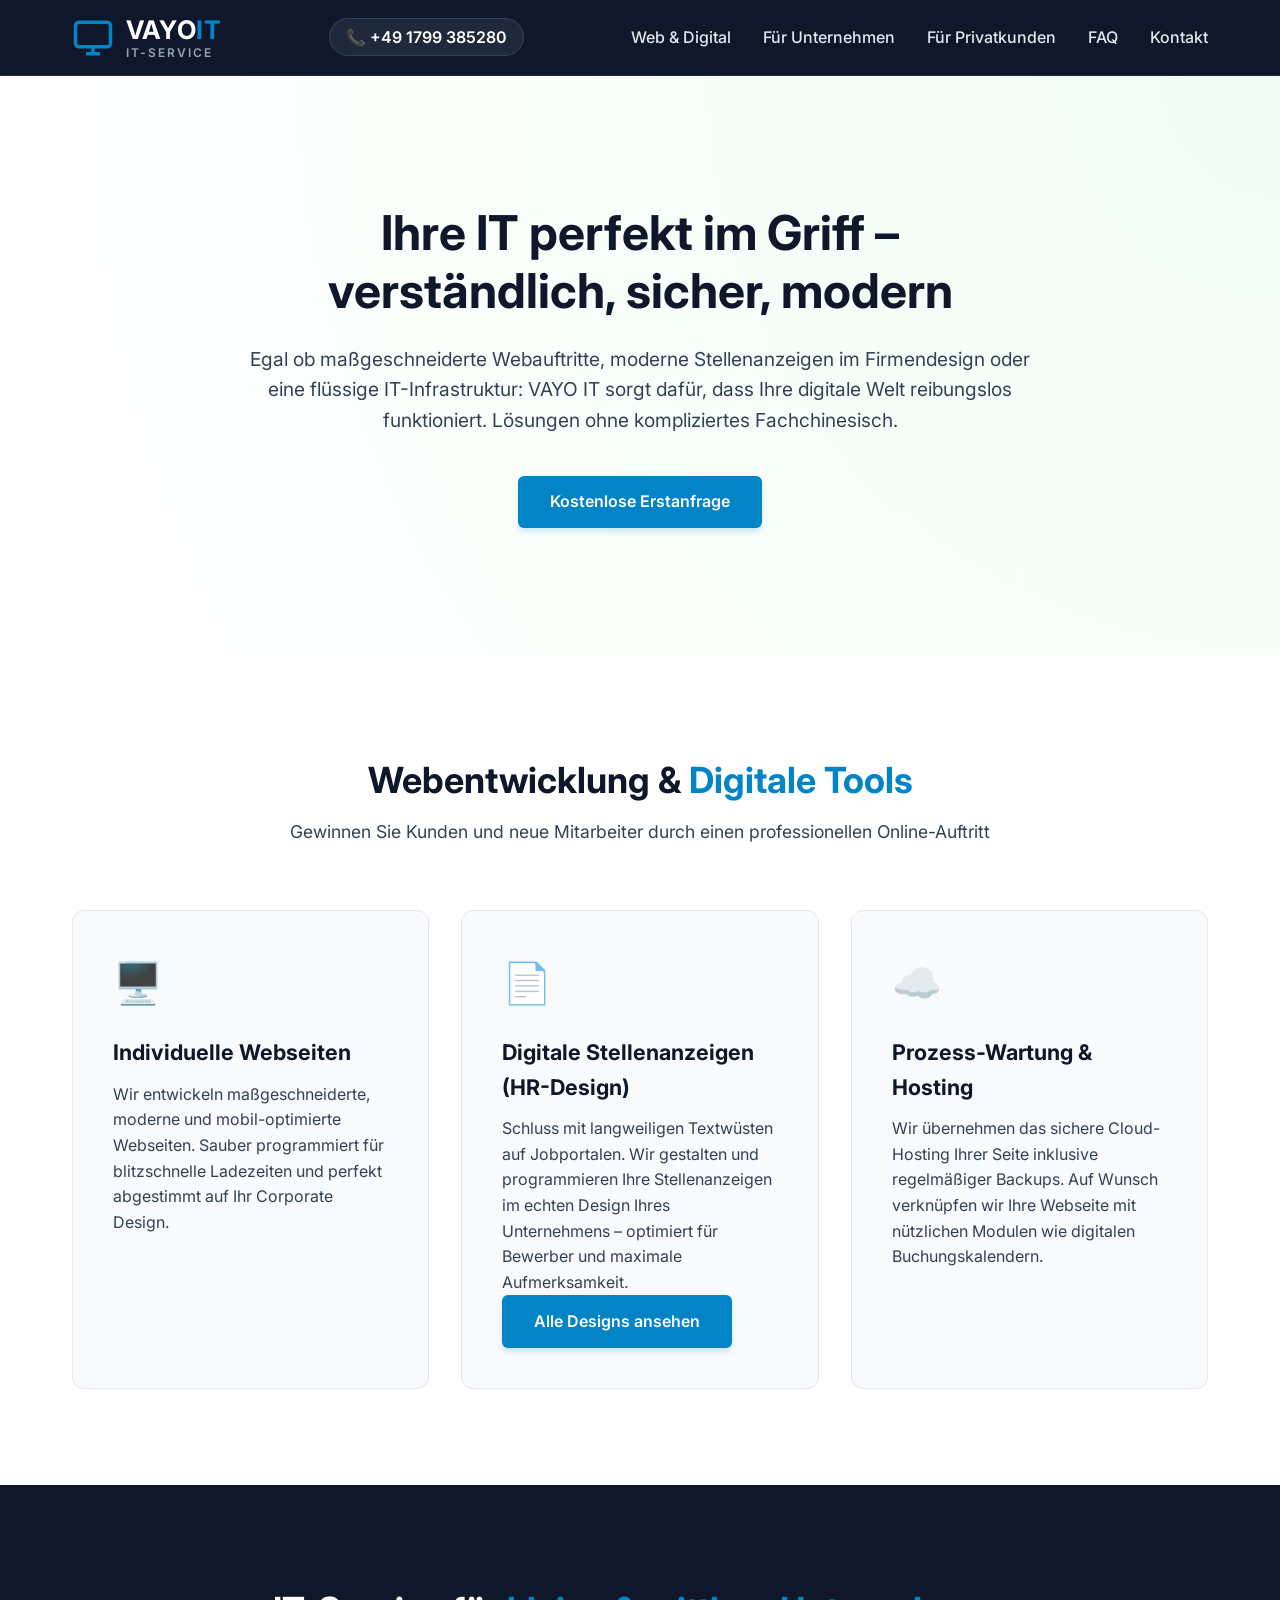
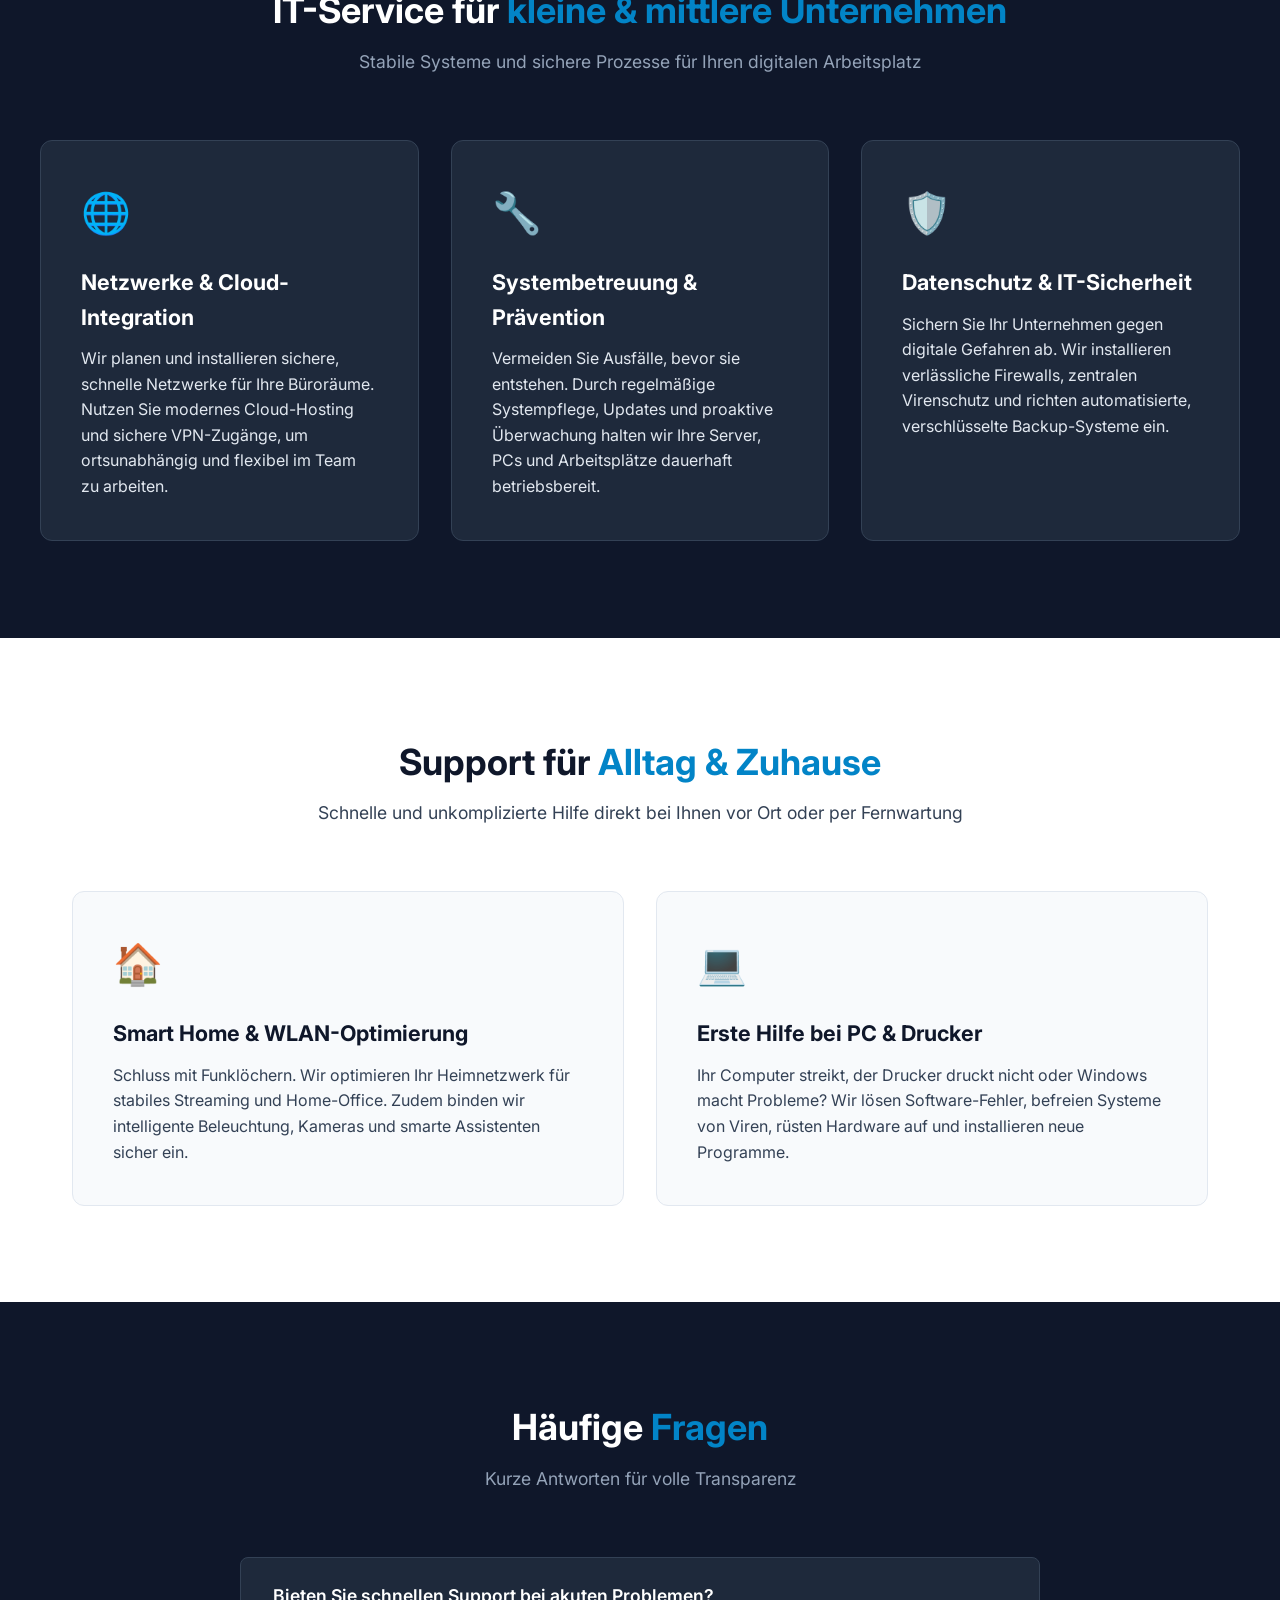
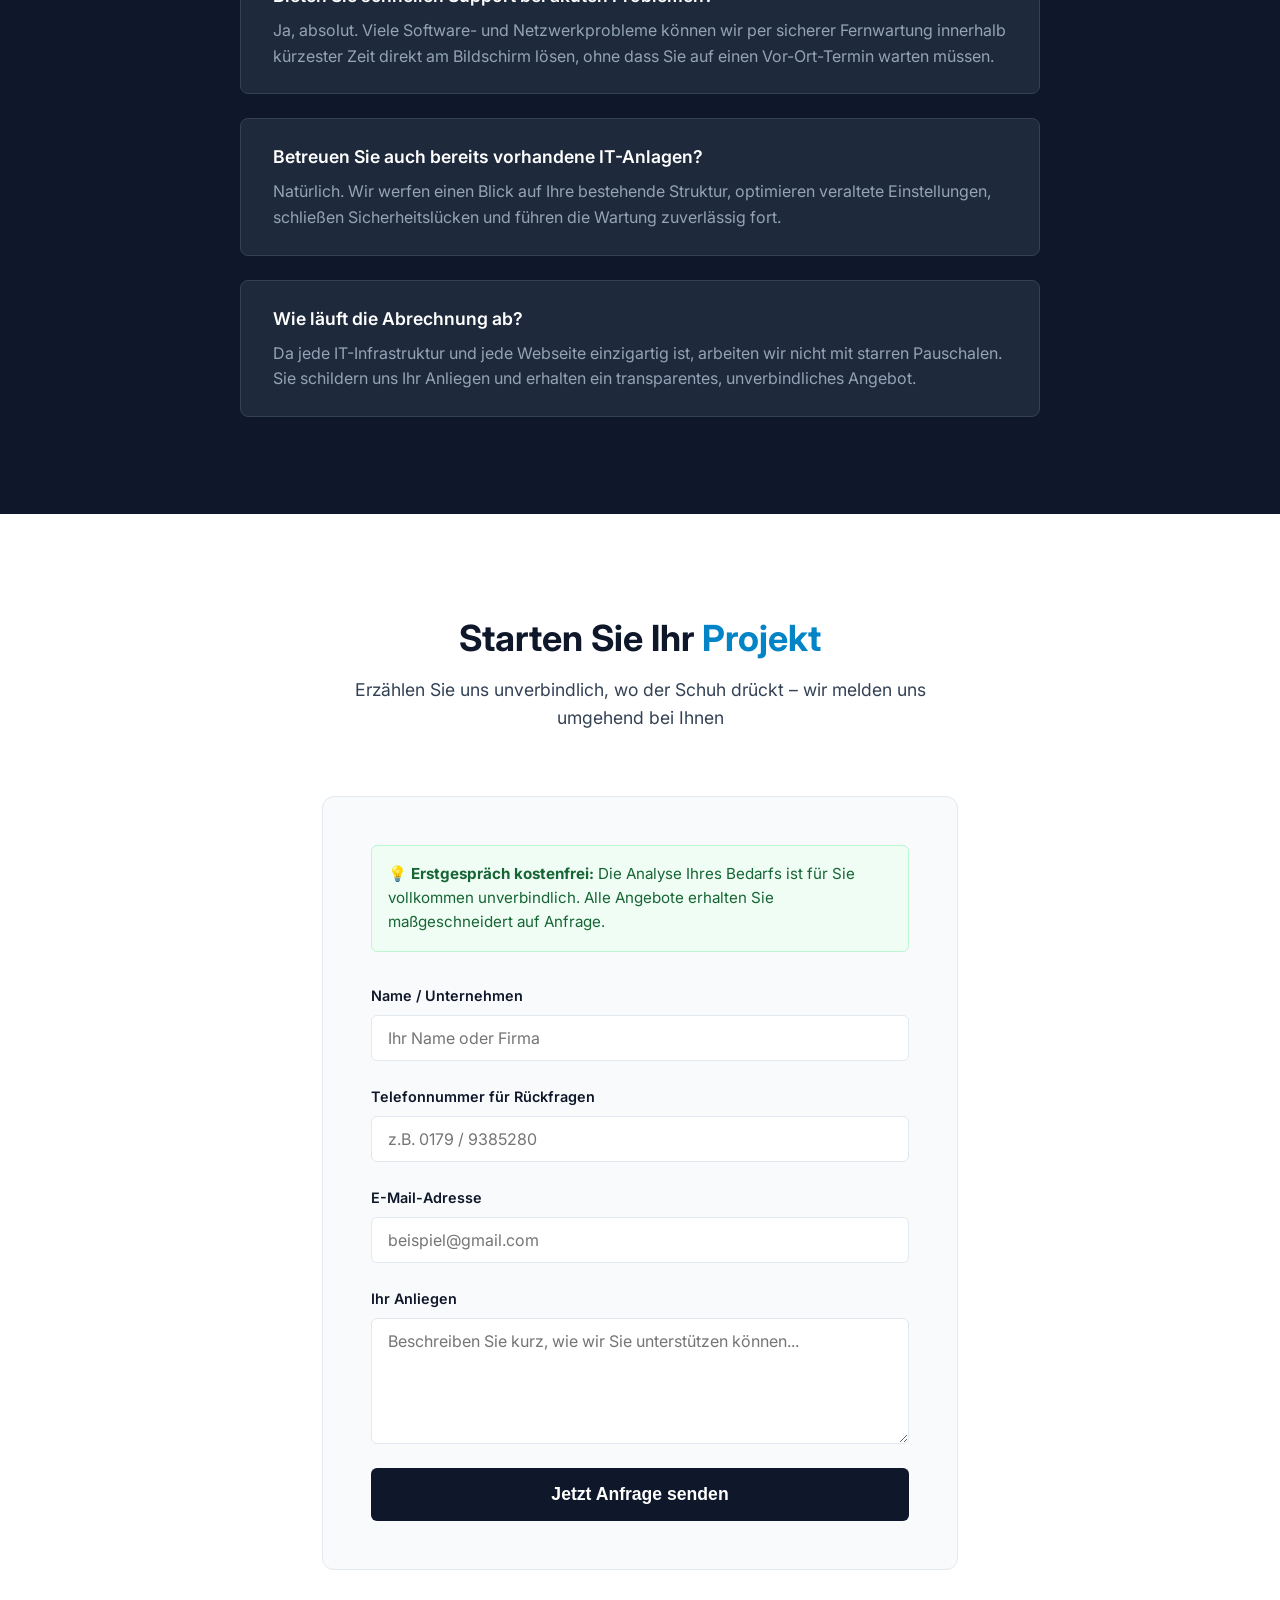
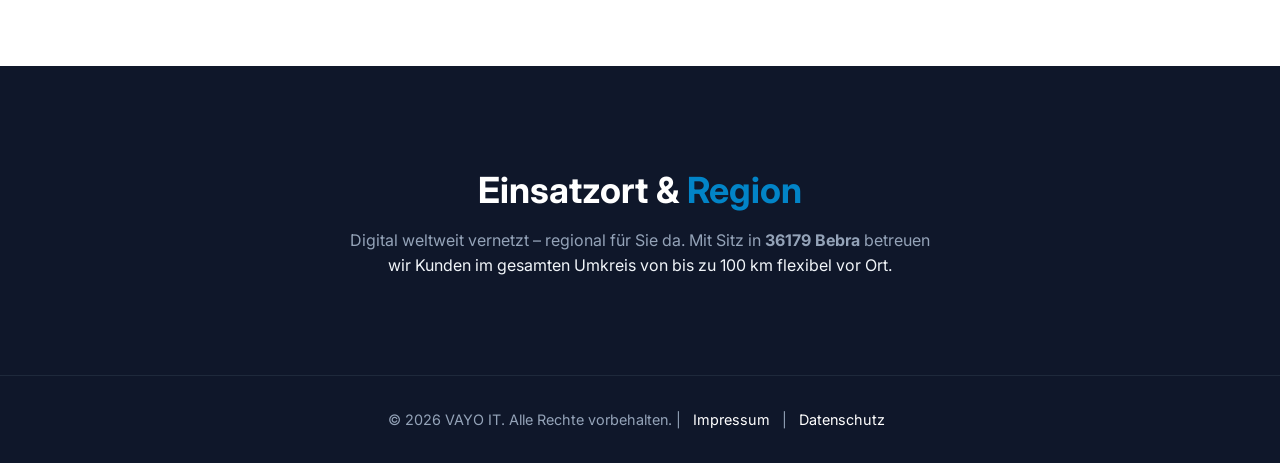
<file: index.html>
<!DOCTYPE html>
<html lang="de">
<head>
    <meta charset="UTF-8">
    <meta name="viewport" content="width=device-width, initial-scale=1.0">
    <title>VAYO IT | Ihr Partner für IT-Support & Webentwicklung in Bebra</title>
    <link rel="preconnect" href="https://fonts.googleapis.com">
    <link rel="preconnect" href="https://fonts.gstatic.com" crossorigin>
    <link href="https://fonts.googleapis.com/css2?family=Inter:wght@300;400;600;700&display=swap" rel="stylesheet">
    <link rel="stylesheet" href="style.css">
</head>
<body>

    <header class="main-header">
    <div class="header-container">
        
        <div class="header-mobile-top">
            <a href="#" class="logo-wrapper" aria-label="Zur Startseite">
                <svg class="logo-icon" viewBox="0 0 24 24" fill="none" stroke="currentColor" stroke-width="2">
                    <rect x="2" y="3" width="20" height="14" rx="2" />
                    <path d="M8 21h8" />
                    <path d="M12 17v4" />
                </svg>
                
                <div class="logo-text">
                    <div class="logo-main">VAYO<span>IT</span></div>
                    <div class="logo-sub">IT-SERVICE</div>
                </div>
            </a>

            <div class="header-contact">
                <a href="tel:+491799385280" class="phone-link">📞 +49 1799 385280</a>
            </div>
        </div>

        <input type="checkbox" id="menu-toggle" class="menu-toggle">
        
        <label for="menu-toggle" class="hamburger-label">
            <span></span>
            <span></span>
            <span></span>
        </label>
            
        <nav class="main-nav">
            <ul class="nav-links">
                <li><a href="#services-web">Web & Digital</a></li>
                <li><a href="#services-business">Für Unternehmen</a></li>
                <li><a href="#services-home">Für Privatkunden</a></li>                     
                <li><a href="#faq">FAQ</a></li>
                <li><a href="#kontakt">Kontakt</a></li>                
            </ul>        
        </nav>

    </div>
</header>

    <main>
    <!-- 1. Hero Section -->
    <section class="hero">
        <div class="hero-content">
            <h1>Ihre IT perfekt im Griff – verständlich, sicher, modern</h1>
            <p>Egal ob maßgeschneiderte Webauftritte, moderne Stellenanzeigen im Firmendesign oder eine flüssige IT-Infrastruktur: VAYO IT sorgt dafür, dass Ihre digitale Welt reibungslos funktioniert. Lösungen ohne kompliziertes Fachchinesisch.</p>
            <a href="#kontakt" class="btn">Kostenlose Erstanfrage</a>
        </div>
    </section>
    
    <!-- 2. HIGHLIGHT: Webentwicklung & Digitale Tools -->
    <section id="services-web" class="services-section">
        <h2 class="section-titel">Webentwicklung & <span>Digitale Tools</span></h2>
        <p class="section-subtitel">Gewinnen Sie Kunden und neue Mitarbeiter durch einen professionellen Online-Auftritt</p> 
        
        <div class="services-grid">
            <div class="service-card">
                <div class="service-icon">🖥️</div>
                <h3>Individuelle Webseiten</h3>
                <p>Wir entwickeln maßgeschneiderte, moderne und mobil-optimierte Webseiten. Sauber programmiert für blitzschnelle Ladezeiten und perfekt abgestimmt auf Ihr Corporate Design.</p>
            </div>

            <div class="service-card">
                <div class="service-icon">📄</div>
                <h3>Digitale Stellenanzeigen (HR-Design)</h3>
                <p>Schluss mit langweiligen Textwüsten auf Jobportalen. Wir gestalten und programmieren Ihre Stellenanzeigen im echten Design Ihres Unternehmens – optimiert für Bewerber und maximale Aufmerksamkeit.</p>
                <a href="karriere-design/" class="btn">Alle Designs ansehen</a>
            </div>

            <div class="service-card">
                <div class="service-icon">☁️</div>
                <h3>Prozess-Wartung & Hosting</h3>
                <p>Wir übernehmen das sichere Cloud-Hosting Ihrer Seite inklusive regelmäßiger Backups. Auf Wunsch verknüpfen wir Ihre Webseite mit nützlichen Modulen wie digitalen Buchungskalendern.</p>
            </div>
        </div>
    </section>

    <!-- 3. IT-Service für Unternehmen (DUNKELBLAUER BLOCK) -->
    <section id="services-business" class="services-section bg-dark-block">
        <div class="container-inner">
            <h2 class="section-titel text-white">IT-Service für <span>kleine & mittlere Unternehmen</span></h2>
            <p class="section-subtitel text-light">Stabile Systeme und sichere Prozesse für Ihren digitalen Arbeitsplatz</p>
            
            <div class="services-grid">
                <div class="service-card card-light">
                    <div class="service-icon">🌐</div>
                    <h3>Netzwerke & Cloud-Integration</h3>
                    <p>Wir planen und installieren sichere, schnelle Netzwerke für Ihre Büroräume. Nutzen Sie modernes Cloud-Hosting und sichere VPN-Zugänge, um ortsunabhängig und flexibel im Team zu arbeiten.</p>
                </div>

                <div class="service-card card-light">
                    <div class="service-icon">🔧</div>
                    <h3>Systembetreuung & Prävention</h3>
                    <p>Vermeiden Sie Ausfälle, bevor sie entstehen. Durch regelmäßige Systempflege, Updates und proaktive Überwachung halten wir Ihre Server, PCs und Arbeitsplätze dauerhaft betriebsbereit.</p>
                </div>

                <div class="service-card card-light">
                    <div class="service-icon">🛡️</div>
                    <h3>Datenschutz & IT-Sicherheit</h3>
                    <p>Sichern Sie Ihr Unternehmen gegen digitale Gefahren ab. Wir installieren verlässliche Firewalls, zentralen Virenschutz und richten automatisierte, verschlüsselte Backup-Systeme ein.</p>
                </div>
            </div>
        </div>
    </section>

    <!-- 4. Support für Privatkunden (HELLER BLOCK) -->
    <section id="services-home" class="services-section">
        <h2 class="section-titel">Support für <span>Alltag & Zuhause</span></h2>
        <p class="section-subtitel">Schnelle und unkomplizierte Hilfe direkt bei Ihnen vor Ort oder per Fernwartung</p>

        <div class="services-grid cols-2">
            <div class="service-card">
                <div class="service-icon">🏠</div>
                <h3>Smart Home & WLAN-Optimierung</h3>
                <p>Schluss mit Funklöchern. Wir optimieren Ihr Heimnetzwerk für stabiles Streaming und Home-Office. Zudem binden wir intelligente Beleuchtung, Kameras und smarte Assistenten sicher ein.</p>
            </div>

            <div class="service-card">
                <div class="service-icon">💻</div>
                <h3>Erste Hilfe bei PC & Drucker</h3>
                <p>Ihr Computer streikt, der Drucker druckt nicht oder Windows macht Probleme? Wir lösen Software-Fehler, befreien Systeme von Viren, rüsten Hardware auf und installieren neue Programme.</p>
            </div>
        </div>
    </section>

    <!-- Hier folgen wie gehabt FAQ, Kontakt und Gebiet... -->


        <!-- FAQ Section (Dunkler Block) -->
        <section id="faq" class="faq-section bg-dark-block">
            <div class="container-inner">
                <h2 class="section-titel text-white">Häufige <span>Fragen</span></h2>
                <p class="section-subtitel text-light">Kurze Antworten für volle Transparenz</p>

                <div class="faq-container">
                    <div class="faq-item">
                        <div class="faq-question">Bieten Sie schnellen Support bei akuten Problemen?</div>
                        <div class="faq-answer">Ja, absolut. Viele Software- und Netzwerkprobleme können wir per sicherer Fernwartung innerhalb kürzester Zeit direkt am Bildschirm lösen, ohne dass Sie auf einen Vor-Ort-Termin warten müssen.</div>
                    </div>
                    <div class="faq-item">
                        <div class="faq-question">Betreuen Sie auch bereits vorhandene IT-Anlagen?</div>
                        <div class="faq-answer">Natürlich. Wir werfen einen Blick auf Ihre bestehende Struktur, optimieren veraltete Einstellungen, schließen Sicherheitslücken und führen die Wartung zuverlässig fort.</div>
                    </div>
                    <div class="faq-item">
                        <div class="faq-question">Wie läuft die Abrechnung ab?</div>
                        <div class="faq-answer">Da jede IT-Infrastruktur und jede Webseite einzigartig ist, arbeiten wir nicht mit starren Pauschalen. Sie schildern uns Ihr Anliegen und erhalten ein transparentes, unverbindliches Angebot.</div>
                    </div>
                </div>
            </div>
        </section>

        <!-- Contact Section -->
        <section id="kontakt" class="contact-section">
            <h2 class="section-titel">Starten Sie Ihr <span>Projekt</span></h2>
            <p class="section-subtitel">Erzählen Sie uns unverbindlich, wo der Schuh drückt – wir melden uns umgehend bei Ihnen</p>
            
            <div class="contact-container">
                <div class="price-disclaimer">
                    <p>💡 <strong>Erstgespräch kostenfrei:</strong> Die Analyse Ihres Bedarfs ist für Sie vollkommen unverbindlich. Alle Angebote erhalten Sie maßgeschneidert auf Anfrage.</p>
                </div>
                
                <form action="https://formspree.io/f/xykarwqw" method="post" name="Kontakt" class="contact-form">
                    <div class="form-group">
                        <label for="name">Name / Unternehmen</label>
                        <input type="text" id="name" name="name" required placeholder="Ihr Name oder Firma">
                    </div>
                    <div class="form-group">
                        <label for="phone">Telefonnummer für Rückfragen</label>
                        <input type="tel" id="phone" name="phone" placeholder="z.B. 0179 / 9385280">
                    </div>
                    <div class="form-group">
                        <label for="email">E-Mail-Adresse</label>
                        <input type="email" id="email" name="email" required placeholder="beispiel@gmail.com">
                    </div>
                    <div class="form-group">
                        <label for="message">Ihr Anliegen</label>
                        <textarea id="message" name="message" rows="5" required placeholder="Beschreiben Sie kurz, wie wir Sie unterstützen können..."></textarea>                                                
                    </div>
                    <button type="submit" class="btn-submit">Jetzt Anfrage senden</button>
                </form>
            </div>
        </section>

        <!-- Area Section -->
        <section class="area-section bg-dark-block">
            <h2 class="section-titel text-white">Einsatzort & <span>Region</span></h2>
            <p class="text-light">Digital weltweit vernetzt – regional für Sie da. Mit Sitz in <strong>36179 Bebra</strong> betreuen </p>
            <p>wir Kunden im gesamten Umkreis von bis zu 100 km flexibel vor Ort.</p>
        </section>
    </main>

    <footer class="main-footer">
    <p>&copy; 2026 VAYO IT. Alle Rechte vorbehalten. | <a href="impressum.html">Impressum</a> | <a href="datenschutz.html">Datenschutz</a></p>
</footer>

</body>
</html>
</file>
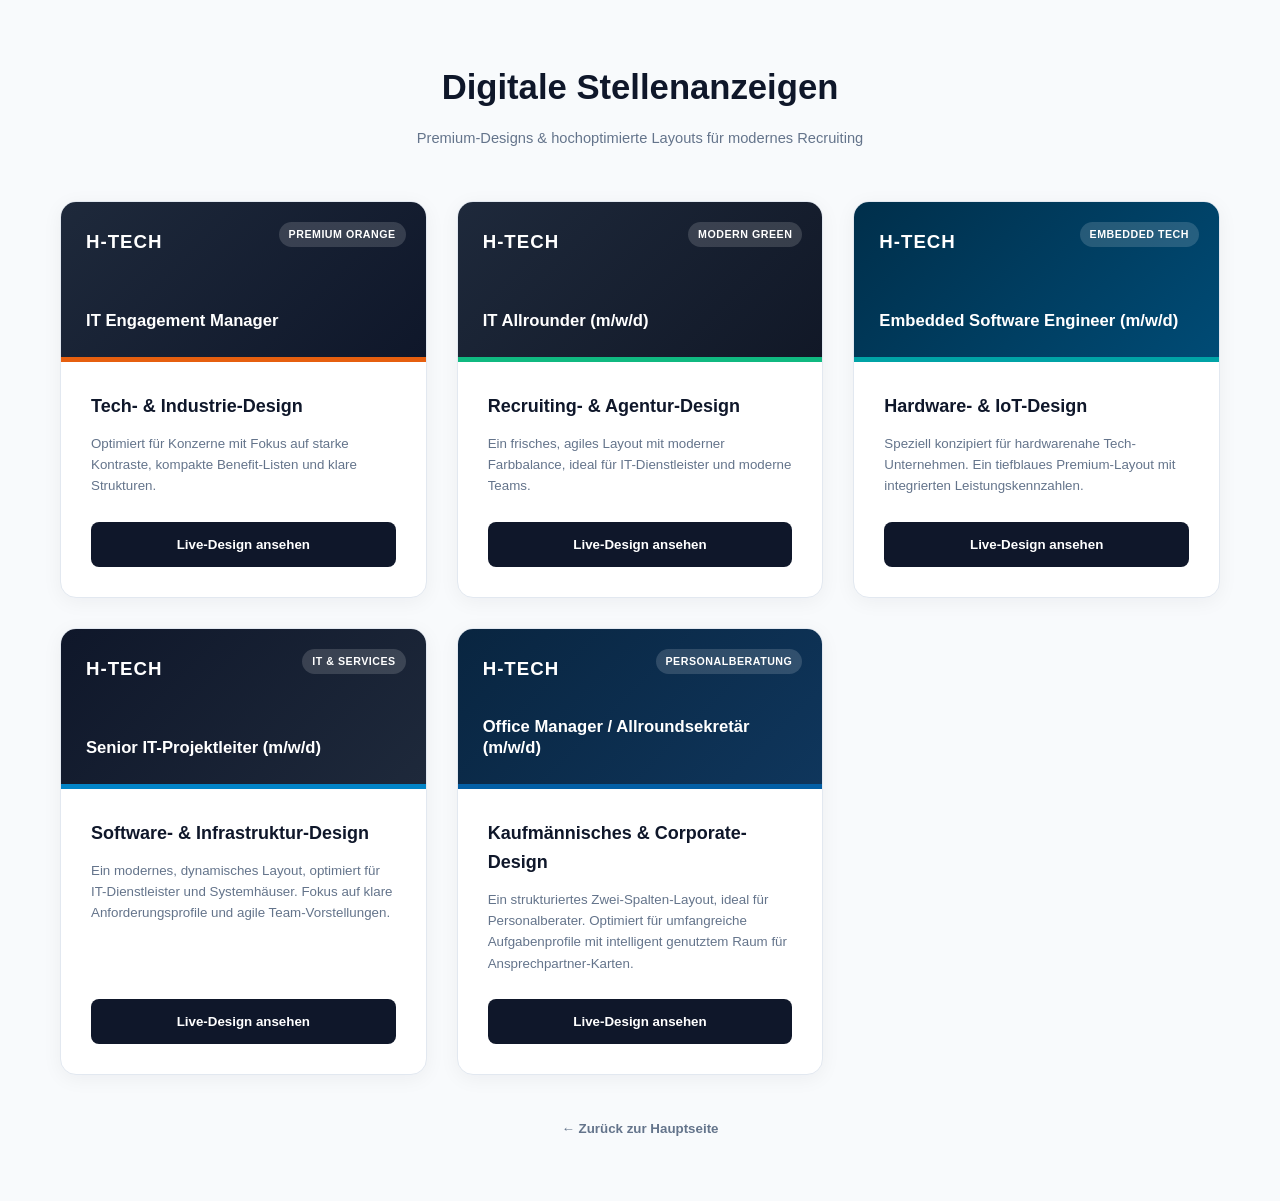
<file: karriere-design/index.html>
<!DOCTYPE html>
<html lang="de">
<head>
    <meta charset="UTF-8">
    <meta name="viewport" content="width=device-width, initial-scale=1.0">
    <title>VAYO IT – Digitale Stellenanzeigen Portfolio</title>
    <link rel="stylesheet" href="style.css">
</head>
<body>

    <!-- KORREKTUR: portfolio-wrapper genutzt, passend zum neuen CSS-Grid -->
    <div class="portfolio-wrapper">
        <header class="portfolio-header">
            <h1>Digitale Stellenanzeigen</h1>
            <p>Premium-Designs &amp; hochoptimierte Layouts für modernes Recruiting</p>
        </header>

        <div class="design-grid">
            
            <!-- Karte 1: Handtmann -->
            <div class="design-card">
                <div class="card-preview orange-theme">
                    <div class="preview-badge">Premium Orange</div>
                    <div class="preview-logo">H-TECH</div>
                    <div class="preview-title">IT Engagement Manager</div>
                </div>
                <div class="card-content">
                    <h3>Tech- &amp; Industrie-Design</h3>
                    <p>Optimiert für Konzerne mit Fokus auf starke Kontraste, kompakte Benefit-Listen und klare Strukturen.</p>
                    <a href="handtmann/" class="view-button">Live-Design ansehen</a>
                </div>
            </div>

            <!-- Karte 2: Iventa -->
            <div class="design-card">
                <div class="card-preview green-theme">
                    <div class="preview-badge">Modern Green</div>
                    <div class="preview-logo">H-TECH</div>
                    <div class="preview-title">IT Allrounder (m/w/d)</div>
                </div>
                <div class="card-content">
                    <h3>Recruiting- &amp; Agentur-Design</h3>
                    <p>Ein frisches, agiles Layout mit moderner Farbbalance, ideal für IT-Dienstleister und moderne Teams.</p>
                    <a href="iventa/" class="view-button">Live-Design ansehen</a>
                </div>
            </div>

            <!-- Karte 3: Oase -->
            <div class="design-card">
                <div class="card-preview deepblue-theme">
                    <div class="preview-badge">Embedded Tech</div>
                    <div class="preview-logo">H-TECH</div>
                    <div class="preview-title">Embedded Software Engineer (m/w/d)</div>
                </div>
                <div class="card-content">
                    <h3>Hardware- &amp; IoT-Design</h3>
                    <p>Speziell konzipiert für hardwarenahe Tech-Unternehmen. Ein tiefblaues Premium-Layout mit integrierten Leistungskennzahlen.</p>
                    <a href="oase/" class="view-button">Live-Design ansehen</a>
                </div>
            </div>

            <!-- Karte 4: ehemals ITSC -->
            <div class="design-card">
                <!-- KORREKTUR: itsc-theme Klasse zugewiesen -->
                <div class="card-preview itsc-theme">
                    <div class="preview-badge">IT &amp; Services</div> 
                    <div class="preview-logo">H-TECH</div>
                    <div class="preview-title">Senior IT-Projektleiter (m/w/d)</div>
                </div>
                <div class="card-content">
                    <h3>Software- &amp; Infrastruktur-Design</h3> 
                    <p>Ein modernes, dynamisches Layout, optimiert für IT-Dienstleister und Systemhäuser. Fokus auf klare Anforderungsprofile und agile Team-Vorstellungen.</p> 
                    <!-- KORREKTUR: Link kleingeschrieben -->
                    <a href="ITCS/" class="view-button">Live-Design ansehen</a> 
                </div>
            </div>

            <!-- Karte 5: Reiter Personalberatung -->
            <div class="design-card">
                <!-- KORREKTUR: reiter-theme Klasse zugewiesen -->
                <div class="card-preview reiter-theme">
                    <div class="preview-badge">Personalberatung</div> 
                    <div class="preview-logo">H-TECH</div>
                    <div class="preview-title">Office Manager / Allroundsekretär (m/w/d)</div>
                </div>
                <div class="card-content">
                    <h3>Kaufmännisches &amp; Corporate-Design</h3> 
                    <p>Ein strukturiertes Zwei-Spalten-Layout, ideal für Personalberater. Optimiert für umfangreiche Aufgabenprofile mit intelligent genutztem Raum für Ansprechpartner-Karten.</p> 
                    <!-- KORREKTUR: Bindestrich statt Leerzeichen im Link -->
                    <a href="reiter personalberatung/" class="view-button">Live-Design ansehen</a> 
                </div>
            </div>

        </div>

        <footer class="portfolio-back">
            <a href="../index.html">← Zurück zur Hauptseite</a>
        </footer>
    </div>

</body>
</html>
</file>
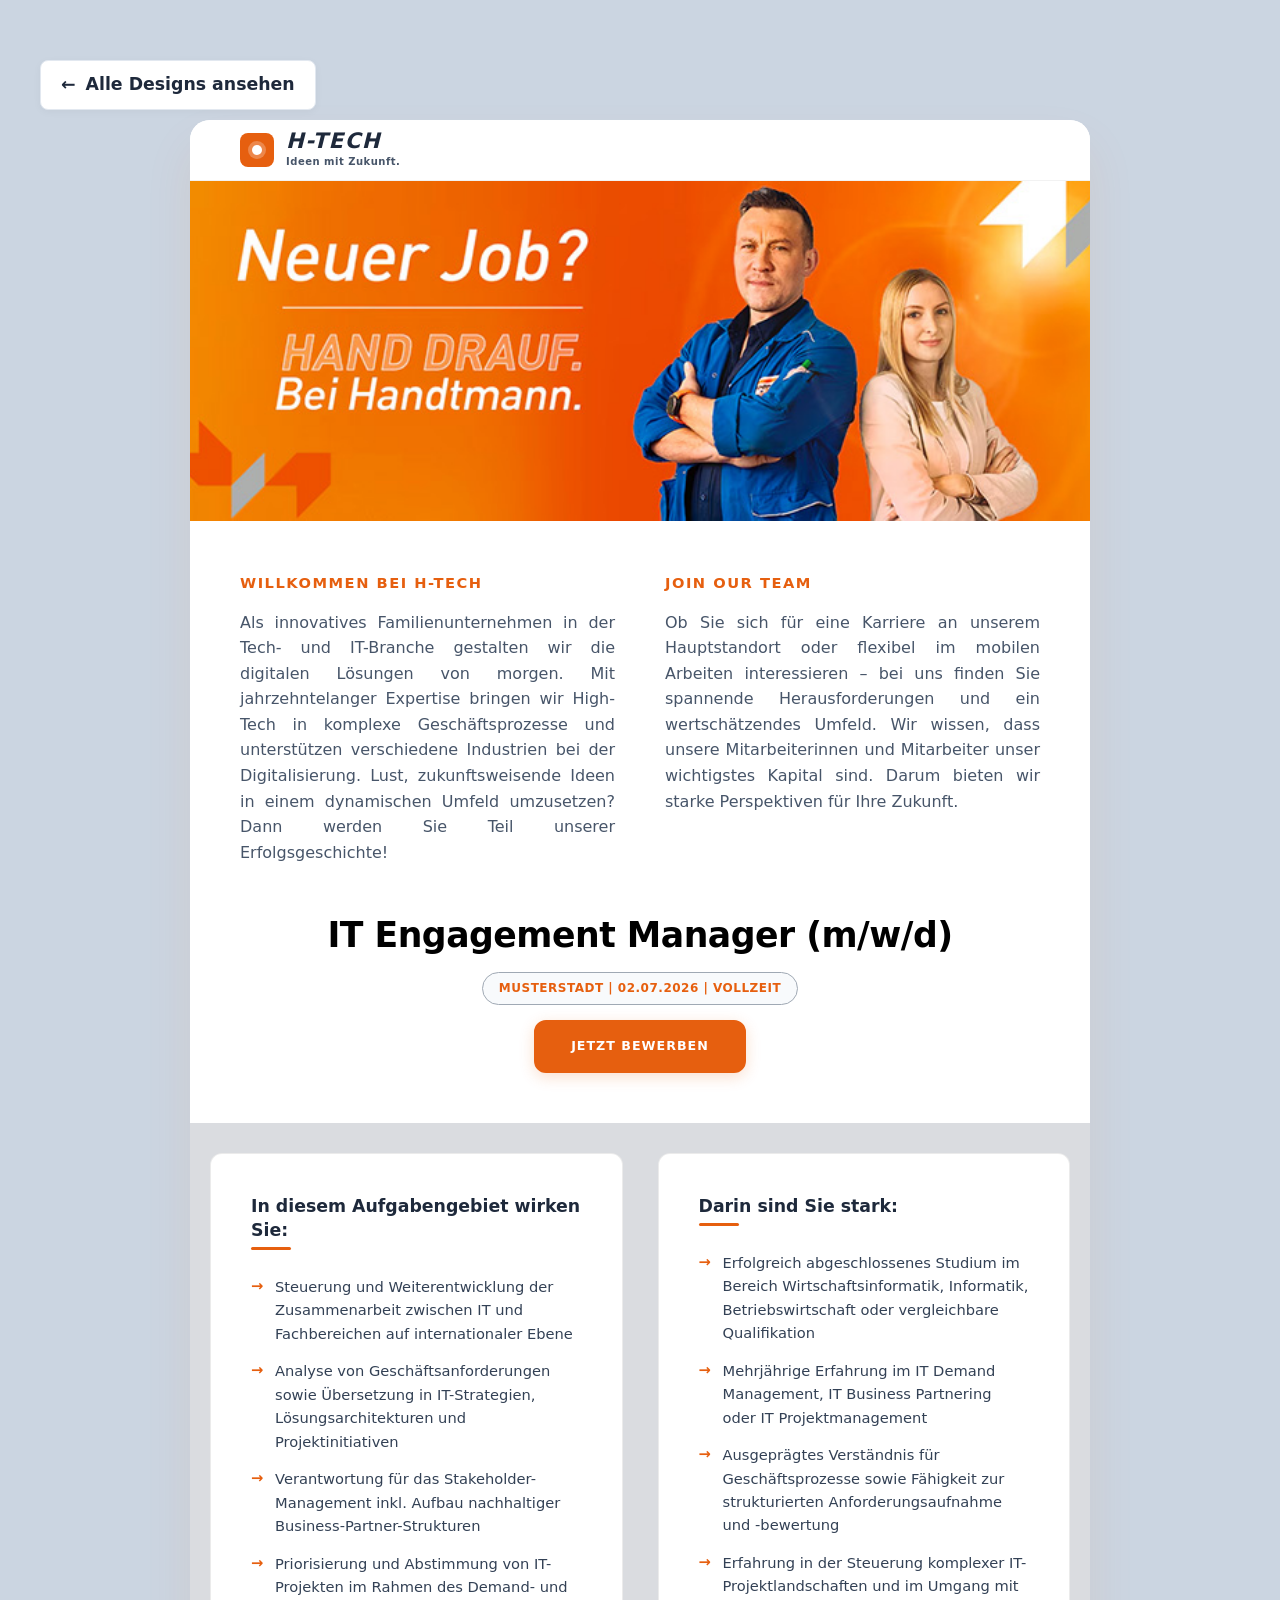
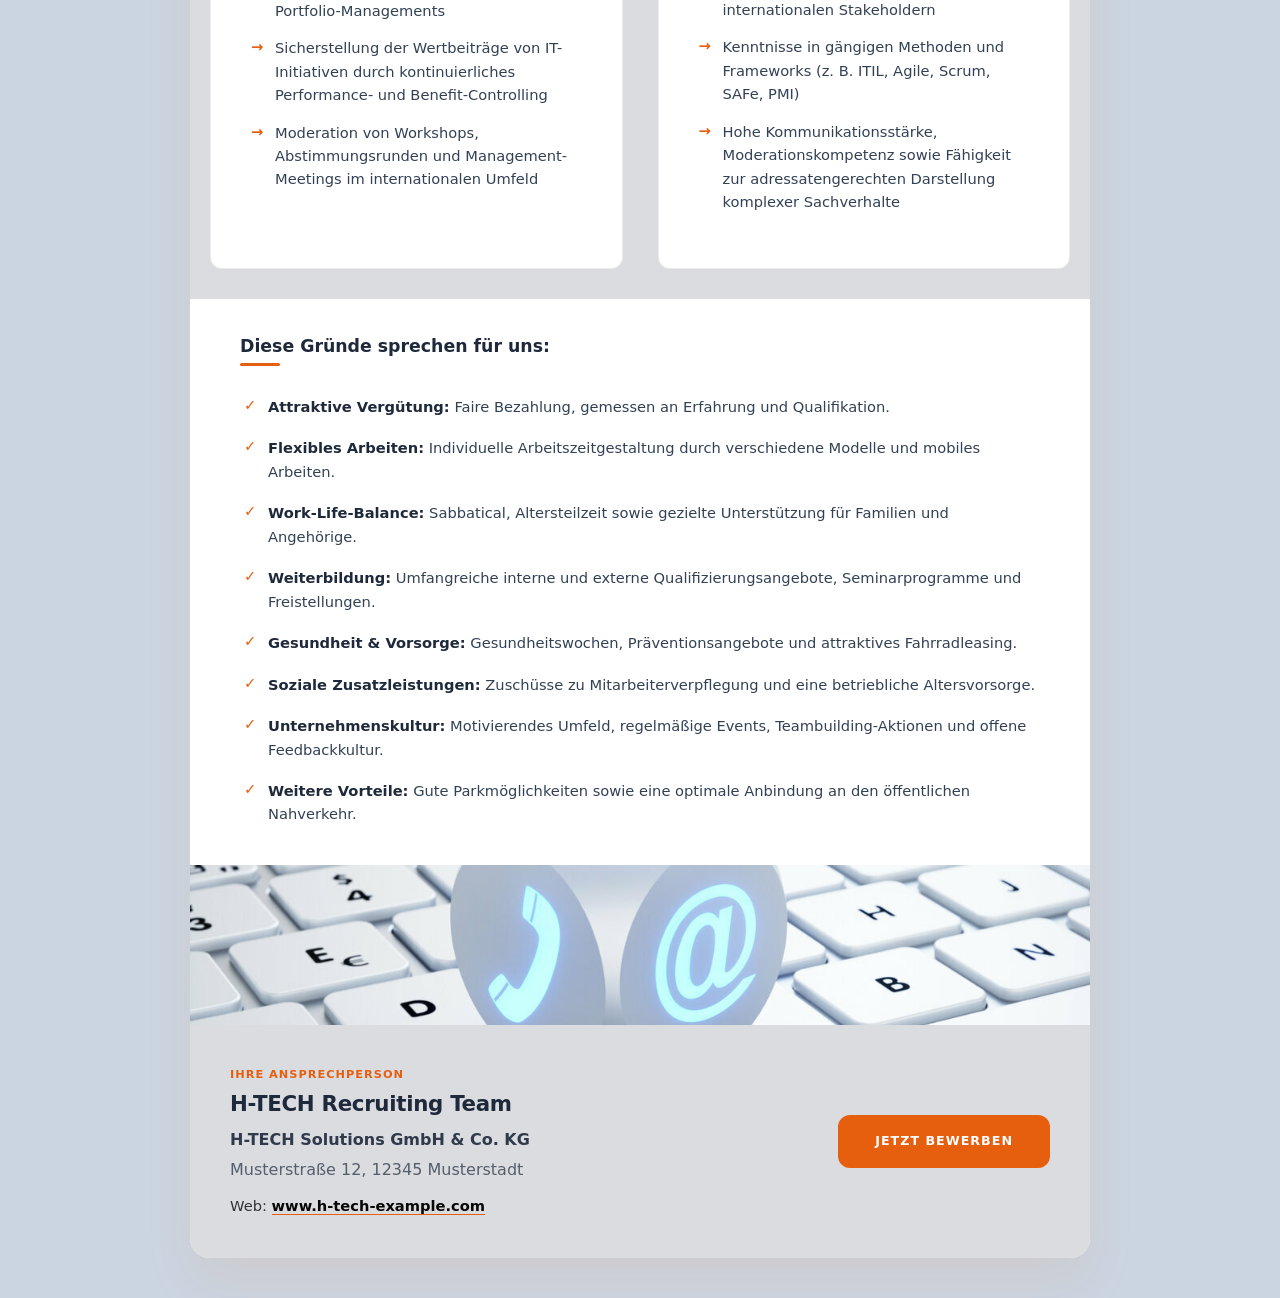
<file: karriere-design/handtmann/index.html>
<!DOCTYPE html>
<html lang="de">
<head>
    <meta charset="UTF-8">
    <meta name="viewport" content="width=device-width, initial-scale=1.0">
    <title>H-TECH Karriere – IT Engagement Manager (m/w/d)</title>
    <link rel="stylesheet" href="style.css">
</head>
<body>

    <!-- Zurück-Button zur Portfolio-Übersicht -->
<a href="../" class="btn-back-to-portfolio">
    <span class="arrow">←</span> Alle Designs ansehen
</a>

    <div class="outer-frame">
        
        <!-- Logo Bereich (Anonymisiert) -->
        <div class="logo">
            <a href="#" style="text-decoration: none;">
                <div class="placeholder-logo">
                    <!-- Ein modernes, abstraktes Icon aus purem CSS -->
                    <div class="logo-icon">
                        <span class="gear-core"></span>
                    </div>
                    <!-- Der fiktive Firmenname -->
                    <div class="logo-text">
                        <span class="brand-name">H-TECH</span>
                        <span class="brand-subline">Ideen mit Zukunft.</span>
                    </div>
                </div>
            </a>
        </div>

        <!-- Header / Slider Bereich -->
        <header class="header">
            <div class="slider">
                <img style="opacity: 0;" src="header1.png" alt="Slider Base">
                <ul class="slide-show">
                    <li>
                        <span><img src="header1.png" alt="Mitarbeiter beim Team 1"></span>
                    </li>
                    <li>
                        <span><img src="header2.png" alt="Mitarbeiter beim Team 2"></span>
                    </li>
                    <li>
                        <span><img src="header3.png" alt="Mitarbeiter beim Team 3"></span>
                    </li>
                </ul>
            </div>
        </header>

        <!-- Intro Sektion (Willkommen & Team - Anonymisiert) -->
        <div class="flex">
            <main class="company-info">
                
                <!-- Die zwei Textspalten oben -->
                <div class="intro-columns">
                    <div class="left">
                        <h2 class="head">Willkommen bei H-TECH</h2>
                        <p>Als innovatives Familienunternehmen in der Tech- und IT-Branche gestalten wir die digitalen Lösungen von morgen. Mit jahrzehntelanger Expertise bringen wir High-Tech in komplexe Geschäftsprozesse und unterstützen verschiedene Industrien bei der Digitalisierung. Lust, zukunftsweisende Ideen in einem dynamischen Umfeld umzusetzen? Dann werden Sie Teil unserer Erfolgsgeschichte!</p>
                    </div>
                    
                    <div class="right">
                        <h2 class="head">Join our team</h2>
                        <p>Ob Sie sich für eine Karriere an unserem Hauptstandort oder flexibel im mobilen Arbeiten interessieren – bei uns finden Sie spannende Herausforderungen und ein wertschätzendes Umfeld. Wir wissen, dass unsere Mitarbeiterinnen und Mitarbeiter unser wichtigstes Kapital sind. Darum bieten wir starke Perspektiven für Ihre Zukunft.</p>
                    </div>
                </div>
                
                <!-- Jobtitel, Meta & Button perfekt in der Mitte darunter zentriert -->
                <div class="job-header-center">
                    <h1 class="job-title">IT Engagement Manager (m/w/d)</h1>
                    
                    <p class="job-meta">
                        Musterstadt | 02.07.2026 | Vollzeit 
                    </p>
                    
                    <div class="button">
                        <a href="#" target="_blank">Jetzt Bewerben</a>
                    </div>
                </div>

            </main>
        </div>

        <!-- Hauptinhalt: Aufgaben & Qualifikationen (Muster-Informationen) -->
        <div class="content">
            <div class="flex">
                <!-- Aufgaben -->
                <section class="profil-aufgaben">
                    <div class="liquidDesign">
                        <h2 class="subhead-body">In diesem Aufgabengebiet wirken Sie:</h2>
                        <ul>
                            <li>Steuerung und Weiterentwicklung der Zusammenarbeit zwischen IT und Fachbereichen auf internationaler Ebene</li>
                            <li>Analyse von Geschäftsanforderungen sowie Übersetzung in IT-Strategien, Lösungsarchitekturen und Projektinitiativen</li>
                            <li>Verantwortung für das Stakeholder-Management inkl. Aufbau nachhaltiger Business-Partner-Strukturen</li>
                            <li>Priorisierung und Abstimmung von IT-Projekten im Rahmen des Demand- und Portfolio-Managements</li>
                            <li>Sicherstellung der Wertbeiträge von IT-Initiativen durch kontinuierliches Performance- und Benefit-Controlling</li>
                            <li>Moderation von Workshops, Abstimmungsrunden und Management-Meetings im internationalen Umfeld</li>
                        </ul>
                    </div>
                </section>
                
                <!-- Qualifikationen -->
                <section class="profil-aufgaben">
                    <div class="liquidDesign">
                        <h2 class="subhead-body">Darin sind Sie stark:</h2>
                        <ul>
                            <li>Erfolgreich abgeschlossenes Studium im Bereich Wirtschaftsinformatik, Informatik, Betriebswirtschaft oder vergleichbare Qualifikation</li>
                            <li>Mehrjährige Erfahrung im IT Demand Management, IT Business Partnering oder IT Projektmanagement</li>
                            <li>Ausgeprägtes Verständnis für Geschäftsprozesse sowie Fähigkeit zur strukturierten Anforderungsaufnahme und -bewertung</li>
                            <li>Erfahrung in der Steuerung komplexer IT-Projektlandschaften und im Umgang mit internationalen Stakeholdern</li>
                            <li>Kenntnisse in gängigen Methoden und Frameworks (z. B. ITIL, Agile, Scrum, SAFe, PMI)</li>
                            <li>Hohe Kommunikationsstärke, Moderationskompetenz sowie Fähigkeit zur adressatengerechten Darstellung komplexer Sachverhalte</li>
                        </ul>
                    </div>
                </section>
            </div>
        </div>

        <!-- Benefits Bereich (Anonymisiert) -->
        <section class="darf-freuen">
            <h2 class="subhead-body">Diese Gründe sprechen für uns:</h2>
            <ul>
                <li><strong>Attraktive Vergütung:</strong> Faire Bezahlung, gemessen an Erfahrung und Qualifikation.</li>
                <li><strong>Flexibles Arbeiten:</strong> Individuelle Arbeitszeitgestaltung durch verschiedene Modelle und mobiles Arbeiten.</li>
                <li><strong>Work-Life-Balance:</strong> Sabbatical, Altersteilzeit sowie gezielte Unterstützung für Familien und Angehörige.</li>
                <li><strong>Weiterbildung:</strong> Umfangreiche interne und externe Qualifizierungsangebote, Seminarprogramme und Freistellungen.</li>
                <li><strong>Gesundheit & Vorsorge:</strong> Gesundheitswochen, Präventionsangebote und attraktives Fahrradleasing.</li>
                <li><strong>Soziale Zusatzleistungen:</strong> Zuschüsse zu Mitarbeiterverpflegung und eine betriebliche Altersvorsorge.</li>
                <li><strong>Unternehmenskultur:</strong> Motivierendes Umfeld, regelmäßige Events, Teambuilding-Aktionen und offene Feedbackkultur.</li>
                <li><strong>Weitere Vorteile:</strong> Gute Parkmöglichkeiten sowie eine optimale Anbindung an den öffentlichen Nahverkehr.</li>
            </ul>
        </section>

        <!-- Kontaktgrafik -->
        <div class="contact-banner">
            <img src="kontakt.jpg" alt="Kontaktieren Sie uns">
        </div>

        <!-- Footer Bereich (Anonymisiert) -->
        <footer id="footer">
            <div class="flex-footer">
                
                <!-- Spalte 2: Die Kontaktdaten (In der Mitte) -->
                <div class="footer-contact-info">
                    <span class="contact-label">Ihre Ansprechperson</span>
                    <h3 class="contact-name">H-TECH Recruiting Team</h3>
                    <strong class="company-name">H-TECH Solutions GmbH & Co. KG</strong>
                    <p class="location">Musterstraße 12, 12345 Musterstadt</p>
                    
                    <p class="footer-links">
                        Web: <a href="#">www.h-tech-example.com</a>
                    </p>
                </div>
                
                <!-- Spalte 3: Der Button (Ganz rechts) -->
                <div class="footer-cta-button">
                    <div class="button">
                        <a href="#">Jetzt Bewerben</a>
                    </div>
                </div>

            </div>
        </footer>

    </div>

</body>
</html>
</file>
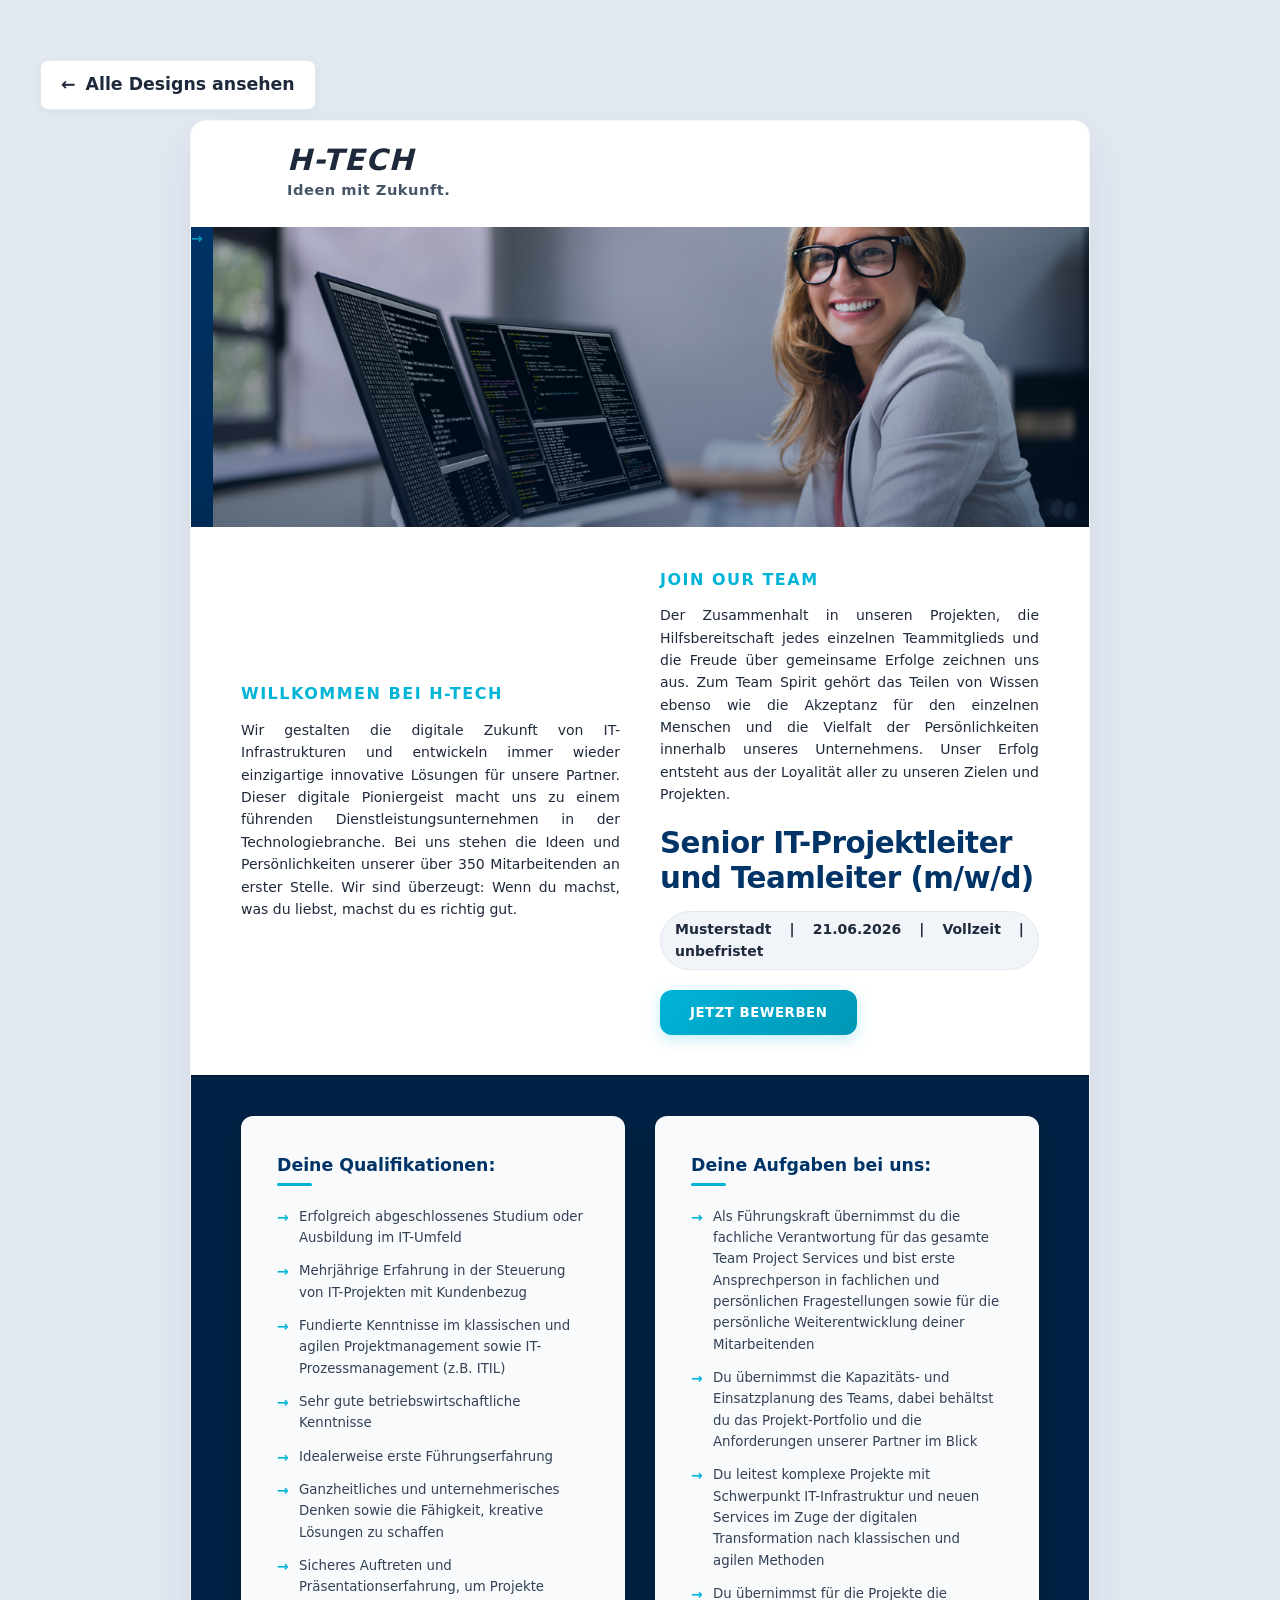
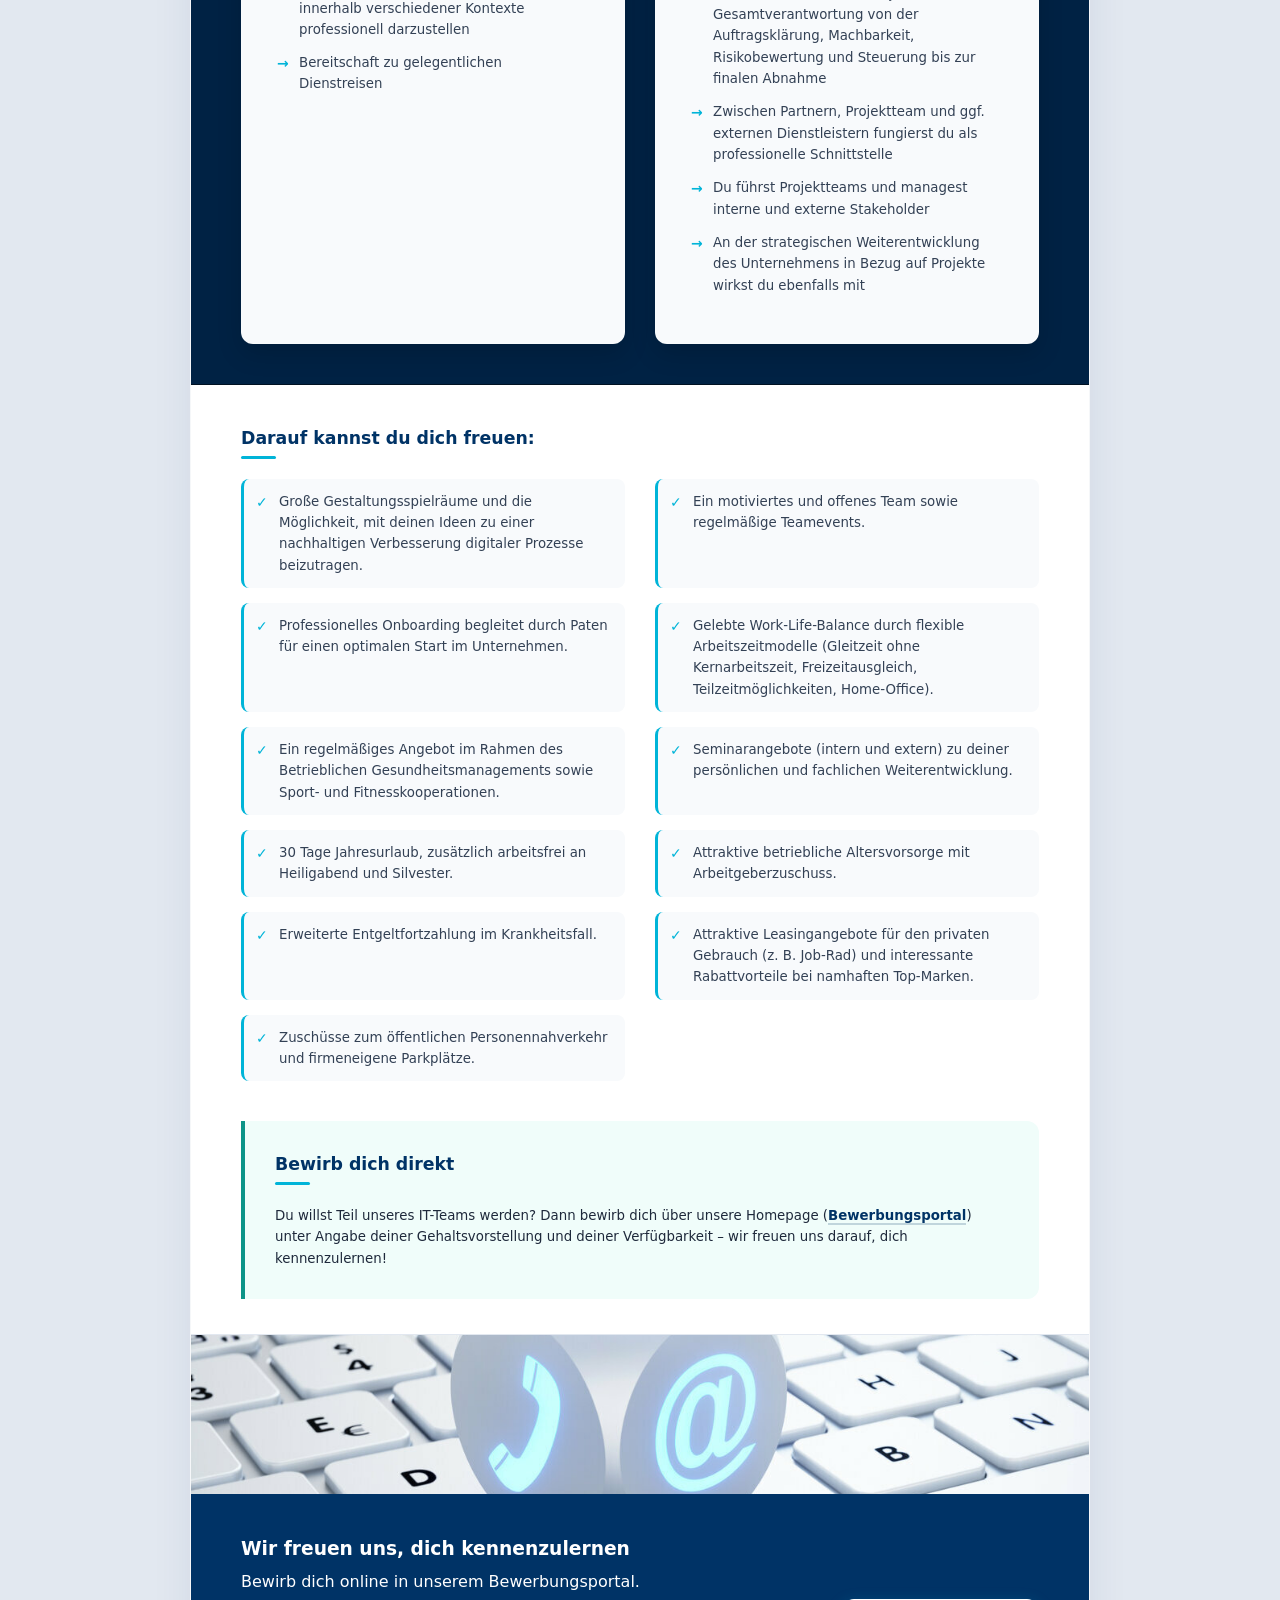
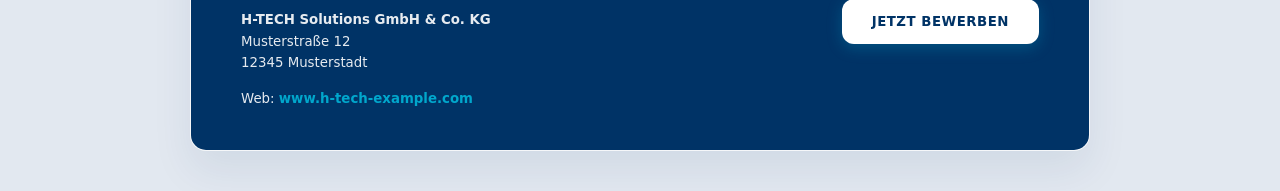
<file: karriere-design/ITCS/index.html>
<!DOCTYPE html>
<html lang="de">
<head>
    <meta charset="UTF-8">
    <meta name="viewport" content="width=device-width, initial-scale=1.0">
    <title>ITSC Jobbörse - Senior IT-Projektleiter und Teamleiter (m/w/d)</title>
    <style>
    /* ==========================================
       1. MODERN CSS RESET & GLOBAL VARIABLES
       ========================================== */
    * {
        box-sizing: border-box;
        margin: 0;
        padding: 0;
    }

    :root {
        --itsc-blue: #003366;       /* Tiefes, vertrauensvolles IT-Blau */
        --itsc-cyan: #00b4d8;       /* Frisches, digitales Cyan für Highlights */
        --itsc-dark-bg: #002244;    /* Edles Dunkelblau für den Content-Hintergrund (Kontrast) */
        --bg-neutral: #f8fafc;      /* Softes Off-White/Eisblau für Karten & Flächen */
        --text-main: #1e293b;       /* Moderner Schieferton für beste Lesbarkeit */
        --text-muted: #64748b;      /* Stilvolles Grau für Metadaten */
        --card-bg: #ffffff;
        --radius-lg: 16px;
        --radius-md: 12px;
        --radius-sm: 8px;
        --font-family: 'Segoe UI', system-ui, -apple-system, sans-serif;
    }

    body {
        font-family: var(--font-family);
        background-color: #e2e8f0;
        color: var(--text-main);
        line-height: 1.6;
        padding: 40px 20px;
        -webkit-font-smoothing: antialiased;
    }

    /* ==========================================
       2. OUTER FRAME (Auf 900px optimiert)
       ========================================== */
    .outer-frame {
        max-width: 900px;
        margin: 0 auto;
        background-color: var(--card-bg);
        border-radius: var(--radius-lg);
        box-shadow: 0 20px 40px rgba(0, 51, 102, 0.08);
        overflow: hidden;
        border: 1px solid rgba(0, 51, 102, 0.04);
    }

    /* ==========================================
       3. LOGO SECTION
       ========================================== */
    .logo {
        padding: 25px 50px;
        background: #ffffff;
        display: flex;
        align-items: center;
    }

    .logo img {
        height: 45px;
        width: auto;
    }

    /* ==========================================
   MUSTER-LOGO (WHITE-LABEL PLATZHALTER)
   ========================================== */
.placeholder-logo {
    display: flex;
    align-items: center;
    gap: 12px;
    user-select: none;
}

/* Das High-Tech/Zahnrad Icon */
.logo-icon {
    width: 34px;
    height: 34px;
    background-color: var(--handtmann-orange);
    border-radius: 8px; /* Moderner App-Icon-Look */
    position: relative;
    display: flex;
    align-items: center;
    justify-content: center;
}

/* Kleiner stylischer Punkt in der Mitte des Icons */
.gear-core {
    width: 10px;
    height: 10px;
    background-color: #ffffff;
    border-radius: 50%;
    box-shadow: 0 0 0 4px rgba(255, 255, 255, 0.25);
}

/* Text-Styling */
.logo-text {
    display: flex;
    flex-direction: column;
    justify-content: center;
}

.brand-name {
    font-size: 22pt;
    font-weight: 800;
    color: #1e293b; /* Das edle Anthrazit-Schwarz */
    letter-spacing: 1.5px;
    line-height: 1;
    font-style: italic; /* Schräggestellt wie beim Original */
}

.brand-subline {
    font-size: 11pt;
    font-weight: 600;
    color: #475569; /* Ein dezentes Dunkelblau/Grau */
    letter-spacing: 0.5px;
    margin-top: 3px;
}


    /* ==========================================
       4. HEADER & ROTATING DECO CIRCLE
       ========================================== */
    .header {
        position: relative;
        background-color: var(--itsc-blue);
        overflow: hidden;
        height: 300px;
    }

    /* Der rotierende "Rotate"-Kreis im Header */
    .deco-circle {
        position: absolute;
        top: -40px;
        right: -40px;
        width: 280px;
        height: 280px;
        border: 2px dashed rgba(0, 180, 216, 0.3);
        border-radius: 50%;
        pointer-events: none;
        animation: rotateCircle 25s infinite linear;
        z-index: 2;
    }

    @keyframes rotateCircle {
        from { transform: rotate(0deg); }
        to { transform: rotate(360deg); }
    }

    /* --- SLIDER STYLING (Gestochen scharf) --- */
    .slider {
        position: relative;
        width: 100%;
        height: 100%;
    }

    .slider::after {
        content: '';
        position: absolute;
        top: 0;
        left: 0;
        width: 100%;
        height: 100%;
        background: linear-gradient(to bottom, rgba(0, 51, 102, 0.15), rgba(0, 31, 66, 0.45));
        z-index: 1;
    }

    .slide-show {
        list-style: none;
        position: absolute;
        top: 0;
        left: 0;
        width: 100%;
        height: 100%;
    }

    .slide-show li {
        position: absolute;
        width: 100%;
        height: 100%;
        opacity: 0;
        animation: simpleFade 12s infinite ease-in-out;
    }

    .slide-show li:nth-child(1) { animation-delay: 0s; opacity: 1; }
    .slide-show li:nth-child(2) { animation-delay: 4s; }
    .slide-show li:nth-child(3) { animation-delay: 8s; }

    @keyframes simpleFade {
        0%, 100% { opacity: 0; }
        8%, 33% { opacity: 1; } 
        41% { opacity: 0; }
    }

    .slide-show img {
        width: 100%;
        height: 100%;
        object-fit: cover;
    }

    /* ==========================================
       5. INTRO SEKTION (Zentriert gegen "Löcher")
       ========================================== */
    .flex {
        padding: 40px 50px;
        background: var(--card-bg);
    }

    .company-info {
        display: flex;
        gap: 40px;
        align-items: center; /* Korrektur Anhang 1: Zentriert den linken Block vertikal */
    }

    .company-info .left, 
    .company-info .right {
        flex: 1;
    }

    h1.job-title {
        font-size: 22pt;
        color: var(--itsc-blue);
        line-height: 1.2;
        margin-top: 20px;
        margin-bottom: 15px;
        font-weight: 800;
        letter-spacing: -0.5px;
    }

    h2.head {
        font-size: 12pt;
        text-transform: uppercase;
        letter-spacing: 1.5px;
        color: var(--itsc-cyan);
        margin-bottom: 12px;
        font-weight: 700;
    }

    .company-info p {
        color: var(--text-main);
        font-size: 10.5pt;
        text-align: justify;
    }

    .job-meta {
        display: inline-block;
        background: #f1f5f9;
        color: var(--itsc-blue);
        padding: 6px 14px;
        border-radius: 30px;
        font-size: 9.5pt;
        font-weight: 600;
        margin-bottom: 20px;
        border: 1px solid #e2e8f0;
    }

    /* --- GLOBALE BUTTONS --- */
    .button a {
        display: inline-block;
        background: linear-gradient(135deg, var(--itsc-cyan) 0%, #0096b5 100%);
        color: #ffffff;
        text-decoration: none;
        padding: 12px 30px;
        font-weight: 700;
        border-radius: var(--radius-md);
        text-transform: uppercase;
        letter-spacing: 0.5px;
        font-size: 10pt;
        transition: all 0.3s ease;
        box-shadow: 0 4px 15px rgba(0, 180, 216, 0.25);
    }

    .button a:hover {
        transform: translateY(-2px);
        box-shadow: 0 8px 25px rgba(0, 180, 216, 0.4);
        background: linear-gradient(135deg, #0096b5 0%, var(--itsc-blue) 100%);
    }

    /* ==========================================
       6. MAIN CONTENT (Boxen mit gleicher Höhe & Kontrast)
       ========================================== */
    .content {
        background-color: var(--itsc-dark-bg); /* Dunkelblau für eleganten Kontrast */
        border-top: 1px solid #001122;
        border-bottom: 1px solid #001122;
    }

    .content .flex {
        background: transparent;
        display: flex;
        gap: 30px;
        align-items: stretch; /* Korrektur Anhang 2: Zwingt beide Boxen auf exakt dieselbe Höhe */
    }

    .profil-aufgaben {
        flex: 1;
        background: var(--bg-neutral); /* Softes Eisblau/Off-White als Box-Hintergrund */
        padding: 35px;
        border-radius: var(--radius-md);
        box-shadow: 0 10px 25px rgba(0, 0, 0, 0.15); /* Tieferer Schatten für schwebenden Look */
        border: 1px solid rgba(255, 255, 255, 0.1);
        display: flex;
        flex-direction: column;
    }

    .profil-aufgaben .liquidDesign {
        flex: 1; /* Hält den inneren Content synchron */
    }

    h2.subhead-body {
        font-size: 13pt;
        color: var(--itsc-blue);
        margin-bottom: 20px;
        font-weight: 700;
        position: relative;
        padding-bottom: 6px;
    }

    h2.subhead-body::after {
        content: '';
        position: absolute;
        bottom: 0;
        left: 0;
        width: 35px;
        height: 3px;
        background-color: var(--itsc-cyan);
        border-radius: 2px;
    }

    ul li {
        position: relative;
        padding-left: 22px;
        margin-bottom: 12px;
        font-size: 10pt;
        color: #334155;
        list-style: none;
    }

    ul li::before {
        content: "→";
        position: absolute;
        left: 0;
        color: var(--itsc-cyan);
        font-weight: bold;
        font-size: 10.5pt;
    }

    /* ==========================================
       7. BENEFITS SECTION
       ========================================== */
    .darf-freuen {
        padding: 40px 50px;
        background-color: #ffffff;
    }

    .darf-freuen ul {
        display: grid;
        grid-template-columns: 1fr 1fr;
        gap: 15px 30px;
        margin-top: 20px;
    }

    .darf-freuen ul li {
        background: #f8fafc;
        padding: 12px 15px 12px 35px;
        border-radius: var(--radius-sm);
        border-left: 3px solid var(--itsc-cyan);
        font-size: 10pt;
        margin-bottom: 0;
    }

    .darf-freuen ul li::before {
        content: "✓";
        left: 12px;
        color: var(--itsc-cyan);
    }

    /* ==========================================
       8. DIRECT APPLY BANNER
       ========================================== */
    .direct-apply {
        padding: 30px;
        background: #f0fdfa;
        border-left: 4px solid #0d9488;
        margin: 0 50px 35px 50px;
        border-radius: 0 var(--radius-md) var(--radius-md) 0;
    }

    .direct-apply p {
        font-size: 10pt;
        margin-top: 8px;
    }

    .direct-apply a {
        color: var(--itsc-blue);
        font-weight: 700;
        text-decoration: none;
        border-bottom: 2px solid rgba(0, 51, 102, 0.2);
    }

    /* ==========================================
       9. CONTACT GRAPHIC BANNER (Kompakt)
       ========================================== */
    .contact-banner {
        width: 100%;
        max-height: 160px;
        overflow: hidden;
        border-top: 1px solid #e2e8f0;
    }

    .contact-banner img {
        width: 100%;
        height: 160px;
        display: block;
        object-fit: cover;
        object-position: center;
    }

    /* ==========================================
       10. FOOTER STYLING
       ========================================== */
    #footer {
        background-color: var(--itsc-blue);
        color: #ffffff;
        padding: 40px 50px;
    }

    .flex-footer {
        display: flex;
        justify-content: space-between;
        align-items: center;
        gap: 40px;
    }

    .flex-footer .left {
        flex: 2;
    }

    .flex-footer .right-cta {
        flex: 1;
        text-align: right;
    }

    h3.subhead {
        font-size: 14pt;
        font-weight: 700;
        margin-bottom: 5px;
    }

    .address-block {
        margin: 15px 0;
        font-size: 10pt;
        opacity: 0.9;
    }

    .footer-links {
        font-size: 10pt;
        opacity: 0.9;
    }

    .footer-links a {
        color: var(--itsc-cyan);
        text-decoration: none;
        font-weight: 600;
    }

    .flex-footer .button a {
        background: #ffffff;
        color: var(--itsc-blue);
    }

    .flex-footer .button a:hover {
        background: var(--itsc-cyan);
        color: #ffffff;
    }

    /* ==========================================
       11. RESPONSIVE FALLBACK (MOBILE)
       ========================================== */
    @media (max-width: 768px) {
        .company-info, 
        .content .flex, 
        .flex-footer,
        .darf-freuen ul {
            flex-direction: column;
            grid-template-columns: 1fr;
            gap: 25px;
        }
        .flex-footer .right-cta {
            text-align: left;
        }
        .logo, .flex, .content .flex, .darf-freuen, #footer {
            padding: 30px 20px;
        }
        .direct-apply {
            margin: 0 20px 25px 20px;
        }
    }

    /* ==========================================
   ZURÜCK-BUTTON ZUM PORTFOLIO
   ========================================== */
.btn-back-to-portfolio {
    display: inline-block;
    margin: 20px 0 10px 20px; /* Abstand nach außen */
    padding: 10px 20px;
    background-color: #ffffff;
    color: #1e293b; /* Elegantes Anthrazit */
    text-decoration: none;
    font-size: 13pt;
    font-weight: 800;
    border-radius: 8px;
    border: 1px solid #e2e8f0;
    box-shadow: 0 2px 8px rgba(0, 0, 0, 0.04);
    transition: all 0.2s ease-in-out;
}

/* Hover-Effekt: Button hebt sich leicht ab */
.btn-back-to-portfolio:hover {
    background-color: #f8fafc;
    color: #0f172a;
    border-color: #cbd5e1;
    transform: translateX(-3px); /* Bewegt den Button minimal nach links */
}

/* Der Pfeil bekommt eine kleine Animation */
.btn-back-to-portfolio .arrow {
    display: inline-block;
    transition: transform 0.2s ease;
    margin-right: 4px;
}

.btn-back-to-portfolio:hover .arrow {
    transform: translateX(-2px); /* Schiebt nur den Pfeil beim Hovern weiter nach links */
}
</style>
</head>
<body>

    <!-- Zurück-Button zur Portfolio-Übersicht -->
    <a href="../" class="btn-back-to-portfolio">
        <span class="arrow">←</span> Alle Designs ansehen
    </a>

    <div class="outer-frame">
        
        <!-- Logo Bereich (Anonymisiert) -->
        <div class="logo">
            <a href="#" style="text-decoration: none;">
                <div class="placeholder-logo">
                    <!-- Ein modernes, abstraktes Icon aus purem CSS -->
                    <div class="logo-icon">
                        <span class="gear-core"></span>
                    </div>
                    <!-- Der fiktive Firmenname -->
                    <div class="logo-text">
                        <span class="brand-name">H-TECH</span>
                        <span class="brand-subline">Ideen mit Zukunft.</span>
                    </div>
                </div>
            </a>
        </div>

        <!-- Header / Slider Bereich -->
        <header class="header">
            <div class="slider">
                <img style="opacity: 0;" src="slide1.jpg" alt="Slider Base">
                <ul class="slide-show">
                    <li>
                        <span><img src="slide1.jpg" alt="Mitarbeiter beim Team 1"></span>
                    </li>
                    <li>
                        <span><img src="slide2.jpg" alt="Mitarbeiter beim Team 2"></span>
                    </li>
                    <li>
                        <span><img src="slide3.jpg" alt="Mitarbeiter beim Team 3"></span>
                    </li>
                </ul>
            </div>
        </header>

        <!-- Intro Sektion (Willkommen & Team - Anonymisiert) -->
        <div class="flex">
            <main class="company-info">
                <div class="left">
                    <h2 class="head">Willkommen bei H-TECH</h2>
                    <p>Wir gestalten die digitale Zukunft von IT-Infrastrukturen und entwickeln immer wieder einzigartige innovative Lösungen für unsere Partner. Dieser digitale Pioniergeist macht uns zu einem führenden Dienstleistungsunternehmen in der Technologiebranche. Bei uns stehen die Ideen und Persönlichkeiten unserer über 350 Mitarbeitenden an erster Stelle. Wir sind überzeugt: Wenn du machst, was du liebst, machst du es richtig gut.</p>
                </div>
                
                <div class="right">
                    <h2 class="head">Join our team</h2>
                    <p>Der Zusammenhalt in unseren Projekten, die Hilfsbereitschaft jedes einzelnen Teammitglieds und die Freude über gemeinsame Erfolge zeichnen uns aus. Zum Team Spirit gehört das Teilen von Wissen ebenso wie die Akzeptanz für den einzelnen Menschen und die Vielfalt der Persönlichkeiten innerhalb unseres Unternehmens. Unser Erfolg entsteht aus der Loyalität aller zu unseren Zielen und Projekten.</p>
                    
                    <h1 class="job-title">Senior IT-Projektleiter und Teamleiter (m/w/d)</h1>
                    
                    <p class="job-meta">
                        Musterstadt | 21.06.2026 | Vollzeit | unbefristet
                    </p>
                    
                    <div class="button">
                        <a href="#" target="_blank">Jetzt Bewerben</a>
                    </div>
                </div>
            </main>
        </div>

        <!-- Hauptinhalt: Qualifikationen & Aufgaben -->
        <div class="content">
            <div class="flex">
                <!-- Qualifikationen -->
                <section class="profil-aufgaben">
                    <div class="liquidDesign">
                        <h2 class="subhead-body">Deine Qualifikationen:</h2>
                        <ul>
                            <li>Erfolgreich abgeschlossenes Studium oder Ausbildung im IT-Umfeld</li>
                            <li>Mehrjährige Erfahrung in der Steuerung von IT-Projekten mit Kundenbezug</li>
                            <li>Fundierte Kenntnisse im klassischen und agilen Projektmanagement sowie IT-Prozessmanagement (z.B. ITIL)</li>
                            <li>Sehr gute betriebswirtschaftliche Kenntnisse</li>                        
                            <li>Idealerweise erste Führungserfahrung</li>
                            <li>Ganzheitliches und unternehmerisches Denken sowie die Fähigkeit, kreative Lösungen zu schaffen</li>
                            <li>Sicheres Auftreten und Präsentationserfahrung, um Projekte innerhalb verschiedener Kontexte professionell darzustellen</li>
                            <li>Bereitschaft zu gelegentlichen Dienstreisen</li>
                        </ul>
                    </div>
                </section>
                
                <!-- Aufgaben -->
                <section class="profil-aufgaben">
                    <div class="liquidDesign">
                        <h2 class="subhead-body">Deine Aufgaben bei uns:</h2>
                        <ul>
                            <li>Als Führungskraft übernimmst du die fachliche Verantwortung für das gesamte Team Project Services und bist erste Ansprechperson in fachlichen und persönlichen Fragestellungen sowie für die persönliche Weiterentwicklung deiner Mitarbeitenden</li>
                            <li>Du übernimmst die Kapazitäts- und Einsatzplanung des Teams, dabei behältst du das Projekt-Portfolio und die Anforderungen unserer Partner im Blick</li>
                            <li>Du leitest komplexe Projekte mit Schwerpunkt IT-Infrastruktur und neuen Services im Zuge der digitalen Transformation nach klassischen und agilen Methoden</li>
                            <li>Du übernimmst für die Projekte die Gesamtverantwortung von der Auftragsklärung, Machbarkeit, Risikobewertung und Steuerung bis zur finalen Abnahme</li>
                            <li>Zwischen Partnern, Projektteam und ggf. externen Dienstleistern fungierst du als professionelle Schnittstelle</li>
                            <li>Du führst Projektteams und managest interne und externe Stakeholder</li>
                            <li>An der strategischen Weiterentwicklung des Unternehmens in Bezug auf Projekte wirkst du ebenfalls mit</li>
                        </ul>
                    </div>
                </section>
            </div>
        </div>

        <!-- Benefits Bereich -->
        <section class="darf-freuen">
            <h2 class="subhead-body">Darauf kannst du dich freuen:</h2>
            <ul>
                <li>Große Gestaltungsspielräume und die Möglichkeit, mit deinen Ideen zu einer nachhaltigen Verbesserung digitaler Prozesse beizutragen.</li>
                <li>Ein motiviertes und offenes Team sowie regelmäßige Teamevents.</li>
                <li>Professionelles Onboarding begleitet durch Paten für einen optimalen Start im Unternehmen.</li>
                <li>Gelebte Work-Life-Balance durch flexible Arbeitszeitmodelle (Gleitzeit ohne Kernarbeitszeit, Freizeitausgleich, Teilzeitmöglichkeiten, Home-Office).</li>
                <li>Ein regelmäßiges Angebot im Rahmen des Betrieblichen Gesundheitsmanagements sowie Sport- und Fitnesskooperationen.</li>
                <li>Seminarangebote (intern und extern) zu deiner persönlichen und fachlichen Weiterentwicklung.</li>
                <li>30 Tage Jahresurlaub, zusätzlich arbeitsfrei an Heiligabend und Silvester.</li>
                <li>Attraktive betriebliche Altersvorsorge mit Arbeitgeberzuschuss.</li>
                <li>Erweiterte Entgeltfortzahlung im Krankheitsfall.</li>
                <li>Attraktive Leasingangebote für den privaten Gebrauch (z. B. Job-Rad) und interessante Rabattvorteile bei namhaften Top-Marken.</li>
                <li>Zuschüsse zum öffentlichen Personennahverkehr und firmeneigene Parkplätze.</li>
            </ul>
        </section>

        <!-- Aufruf zur Bewerbung -->
        <section class="direct-apply">
            <h2 class="subhead-body">Bewirb dich direkt</h2>
            <p>
                Du willst Teil unseres IT-Teams werden? Dann bewirb dich über unsere Homepage 
                (<a href="#" target="_blank">Bewerbungsportal</a>) 
                unter Angabe deiner Gehaltsvorstellung und deiner Verfügbarkeit – wir freuen uns darauf, dich kennenzulernen!
            </p>
        </section>

        <!-- Kontaktgrafik -->
        <div class="contact-banner">
            <img src="kontakt.jpg" alt="Kontaktieren Sie uns">
        </div>

        <!-- Footer Bereich (Anonymisiert) -->
        <footer id="footer">
            <div class="flex-footer">
                <div class="left">
                    <h3 class="subhead">Wir freuen uns, dich kennenzulernen</h3>
                    <p>Bewirb dich online in unserem Bewerbungsportal.</p>
                    
                    <div class="address-block">
                        <strong>H-TECH Solutions GmbH & Co. KG</strong>
                        <p>Musterstraße 12</p>
                        <p>12345 Musterstadt</p>
                    </div>
                    
                    <p class="footer-links">
                        Web: <a href="#" target="_blank">www.h-tech-example.com</a>
                    </p>
                </div>
                
                <div class="right-cta">
                    <div class="button">
                        <a href="#" target="_blank">Jetzt Bewerben</a>
                    </div>
                </div>
            </div>
        </footer>

    </div>

</body>
</html>
</file>
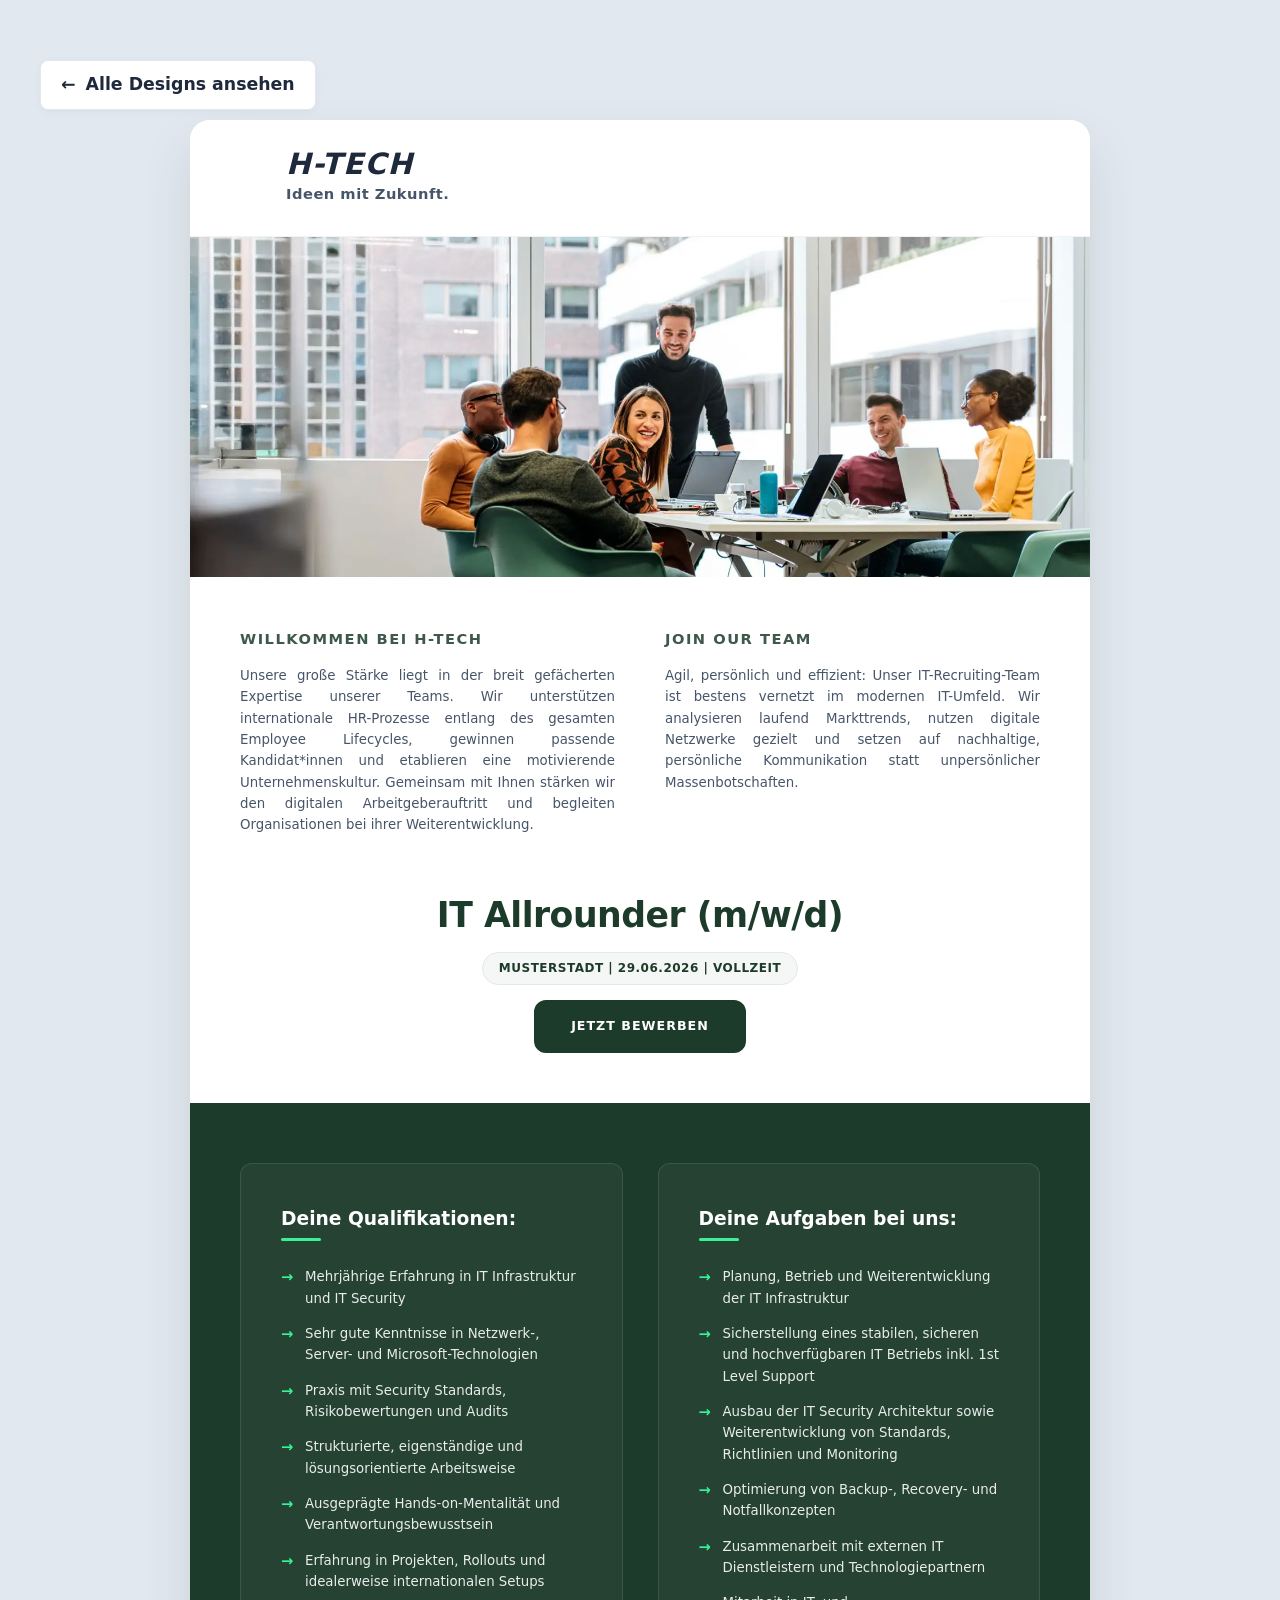
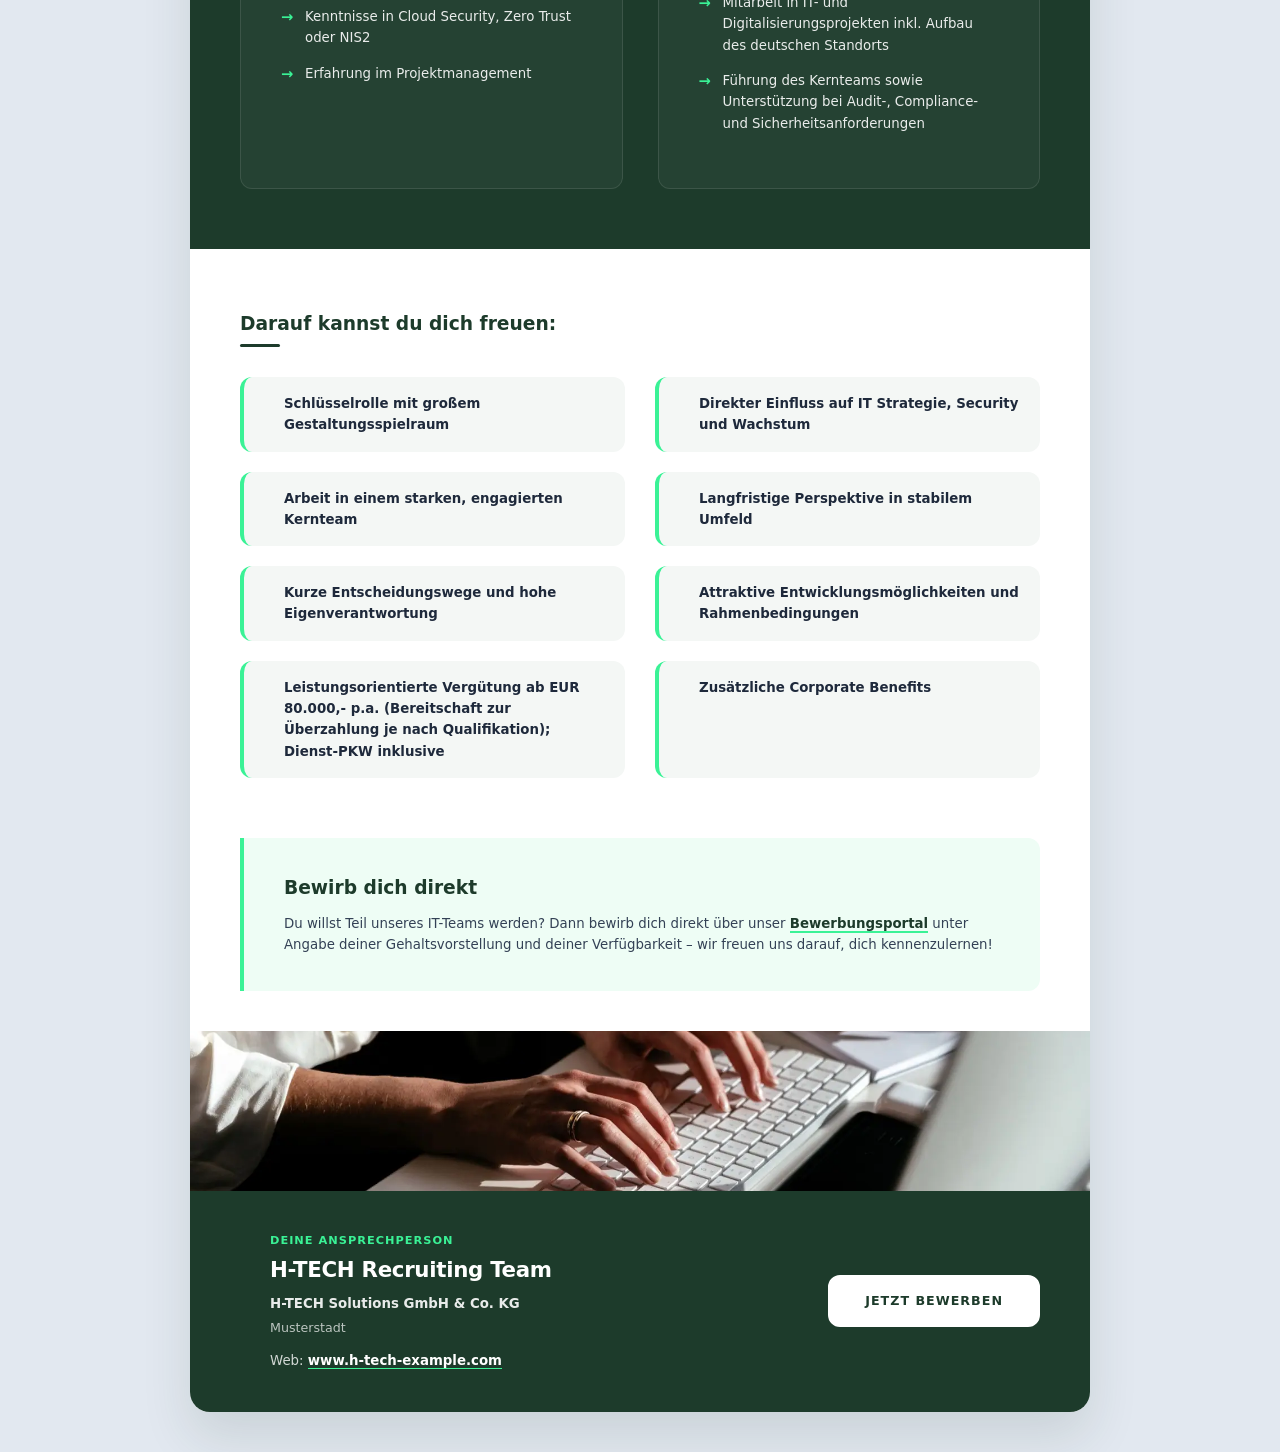
<file: karriere-design/iventa/index.html>
<!DOCTYPE html>
<html lang="de">
<head>
    <meta charset="UTF-8">
    <meta name="viewport" content="width=device-width, initial-scale=1.0">
    <title>H-TECH Jobbörse - IT Allrounder (m/w/d)</title>
    <link rel="stylesheet" href="style.css">
</head>
<body>

            <!-- Zurück-Button zur Portfolio-Übersicht -->
<a href="../" class="btn-back-to-portfolio">
    <span class="arrow">←</span> Alle Designs ansehen
</a>


    <div class="outer-frame">
        
        <!-- Logo Bereich (Anonymisiert) -->
        <div class="logo">
            <a href="#" style="text-decoration: none;">
                <div class="placeholder-logo">
                    <!-- Ein modernes, abstraktes Icon aus purem CSS -->
                    <div class="logo-icon">
                        <span class="gear-core"></span>
                    </div>
                    <!-- Der fiktive Firmenname -->
                    <div class="logo-text">
                        <span class="brand-name">H-TECH</span>
                        <span class="brand-subline">Ideen mit Zukunft.</span>
                    </div>
                </div>
            </a>
        </div>

        <!-- Header / Slider Bereich -->
        <header class="header">
            <div class="slider">
                <img style="opacity: 0;" src="header.png" alt="Slider Base">
                <ul class="slide-show">
                    <li>
                        <span><img src="header.png" alt="Mitarbeiter beim Team 1"></span>
                    </li>
                    <li>
                        <span><img src="header1.png" alt="Mitarbeiter beim Team 2"></span>
                    </li>
                    <li>
                        <span><img src="header2.png" alt="Mitarbeiter beim Team 3"></span>
                    </li>
                </ul>
            </div>
        </header>

        <!-- Intro Sektion (Willkommen & Team - Anonymisiert) -->
        <div class="flex">
            <main class="company-info">
                
                <!-- Die zwei Textspalten oben -->
                <div class="intro-columns">
                    <div class="left">
                        <h2 class="head">Willkommen bei H-TECH</h2>
                        <p>Unsere große Stärke liegt in der breit gefächerten Expertise unserer Teams. Wir unterstützen internationale HR-Prozesse entlang des gesamten Employee Lifecycles, gewinnen passende Kandidat*innen und etablieren eine motivierende Unternehmenskultur. Gemeinsam mit Ihnen stärken wir den digitalen Arbeitgeberauftritt und begleiten Organisationen bei ihrer Weiterentwicklung.</p>
                    </div>
                    
                    <div class="right">
                        <h2 class="head">Join our team</h2>
                        <p>Agil, persönlich und effizient: Unser IT-Recruiting-Team ist bestens vernetzt im modernen IT-Umfeld. Wir analysieren laufend Markttrends, nutzen digitale Netzwerke gezielt und setzen auf nachhaltige, persönliche Kommunikation statt unpersönlicher Massenbotschaften.</p>
                    </div>
                </div>
                
                <!-- Jobtitel, Meta & Button perfekt in der Mitte darunter zentriert -->
                <div class="job-header-center">
                    <h1 class="job-title">IT Allrounder (m/w/d)</h1>
                    
                    <p class="job-meta">
                        Musterstadt | 29.06.2026 | Vollzeit 
                    </p>
                    
                    <div class="button">
                        <a href="#" target="_blank">Jetzt Bewerben</a>
                    </div>
                </div>

            </main>
        </div>

        <!-- Hauptinhalt: Qualifikationen & Aufgaben -->
        <div class="content">
            <div class="flex">
                <!-- Qualifikationen -->
                <section class="profil-aufgaben">
                    <div class="liquidDesign">
                        <h2 class="subhead-body">Deine Qualifikationen:</h2>
                        <ul>
                            <li>Mehrjährige Erfahrung in IT Infrastruktur und IT Security</li>
                            <li>Sehr gute Kenntnisse in Netzwerk-, Server- und Microsoft-Technologien</li>
                            <li>Praxis mit Security Standards, Risikobewertungen und Audits</li>
                            <li>Strukturierte, eigenständige und lösungsorientierte Arbeitsweise</li>                        
                            <li>Ausgeprägte Hands-on-Mentalität und Verantwortungsbewusstsein</li>
                            <li>Erfahrung in Projekten, Rollouts und idealerweise internationalen Setups</li>
                            <li>Kenntnisse in Cloud Security, Zero Trust oder NIS2</li>
                            <li>Erfahrung im Projektmanagement</li>
                        </ul>
                    </div>
                </section>
                
                <!-- Aufgaben -->
                <section class="profil-aufgaben">
                    <div class="liquidDesign">
                        <h2 class="subhead-body">Deine Aufgaben bei uns:</h2>
                        <ul>
                            <li>Planung, Betrieb und Weiterentwicklung der IT Infrastruktur</li>
                            <li>Sicherstellung eines stabilen, sicheren und hochverfügbaren IT Betriebs inkl. 1st Level Support</li>
                            <li>Ausbau der IT Security Architektur sowie Weiterentwicklung von Standards, Richtlinien und Monitoring</li>
                            <li>Optimierung von Backup-, Recovery- und Notfallkonzepten</li>
                            <li>Zusammenarbeit mit externen IT Dienstleistern und Technologiepartnern</li>
                            <li>Mitarbeit in IT- und Digitalisierungsprojekten inkl. Aufbau des deutschen Standorts</li>
                            <li>Führung des Kernteams sowie Unterstützung bei Audit-, Compliance- und Sicherheitsanforderungen</li>
                        </ul>
                    </div>
                </section>
            </div>
        </div>

        <!-- Benefits Bereich -->
        <section class="darf-freuen">
            <h2 class="subhead-body">Darauf kannst du dich freuen:</h2>
            <ul>
                <li>Schlüsselrolle mit großem Gestaltungsspielraum</li>
                <li>Direkter Einfluss auf IT Strategie, Security und Wachstum</li>
                <li>Arbeit in einem starken, engagierten Kernteam</li>
                <li>Langfristige Perspektive in stabilem Umfeld</li>
                <li>Kurze Entscheidungswege und hohe Eigenverantwortung</li>
                <li>Attraktive Entwicklungsmöglichkeiten und Rahmenbedingungen</li>
                <li>Leistungsorientierte Vergütung ab EUR 80.000,- p.a. (Bereitschaft zur Überzahlung je nach Qualifikation); Dienst-PKW inklusive</li>
                <li>Zusätzliche Corporate Benefits</li>                
            </ul>
        </section>

        <!-- Aufruf zur Bewerbung (Anonymisiert) -->
        <section class="direct-apply">
            <h2 class="subhead-body">Bewirb dich direkt</h2>
            <p>
                Du willst Teil unseres IT-Teams werden? Dann bewirb dich direkt über unser 
                <a href="#" target="_blank">Bewerbungsportal</a> 
                unter Angabe deiner Gehaltsvorstellung und deiner Verfügbarkeit – wir freuen uns darauf, dich kennenzulernen!
            </p>
        </section>

        <!-- Kontaktgrafik -->
        <div class="contact-banner">
            <img src="footer.png" alt="Kontaktieren Sie uns">
        </div>

        <!-- Footer Bereich (Anonymisiert) -->
        <footer id="footer">
            <div class="flex-footer">
                
                <!-- Spalte 1: Das Bild (Ganz links) -->
                <div class="footer-avatar">
                    <!-- Platzhalter für Avatar-Bild falls gewünscht -->
                </div>
                
                <!-- Spalte 2: Die Kontaktdaten (In der Mitte) -->
                <div class="footer-contact-info">
                    <span class="contact-label">Deine Ansprechperson</span>
                    <h3 class="contact-name">H-TECH Recruiting Team</h3>
                    <strong class="company-name">H-TECH Solutions GmbH & Co. KG</strong>
                    <p class="location">Musterstadt</p>
                    
                    <p class="footer-links">
                        Web: <a href="#" target="_blank">www.h-tech-example.com</a>
                    </p>
                </div>
                
                <!-- Spalte 3: Der Button (Ganz rechts) -->
                <div class="footer-cta-button">
                    <div class="button">
                        <a href="#" target="_blank">Jetzt Bewerben</a>
                    </div>
                </div>

            </div>
        </footer>

    </div>

</body>
</html>
</file>
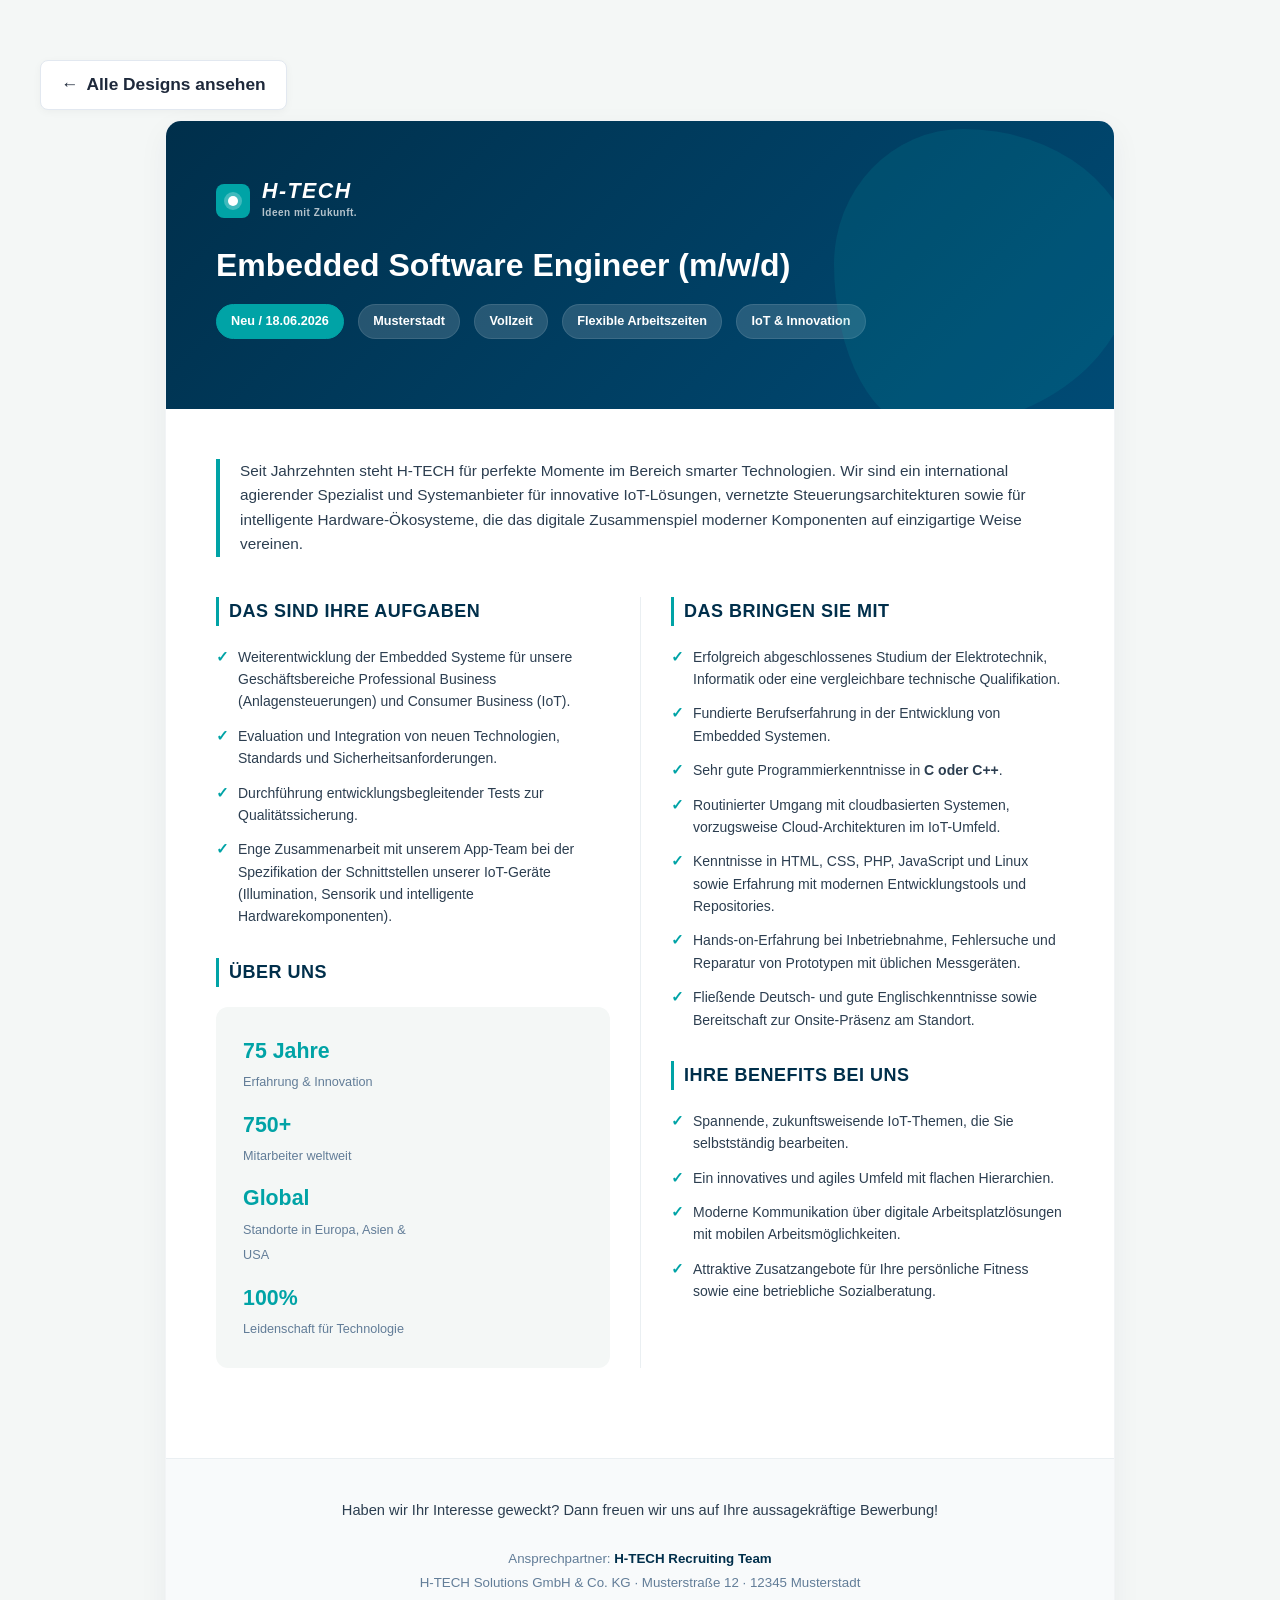
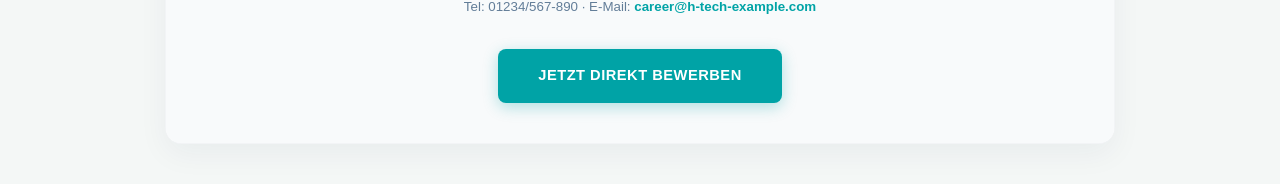
<file: karriere-design/oase/index.html>
<!DOCTYPE html>
<html lang="de">
<head>
    <meta charset="UTF-8">
    <meta name="viewport" content="width=device-width, initial-scale=1.0">
    <title>H-TECH Karriere - Embedded Software Engineer (m/w/d)</title>
    <style>
        /* Modern CSS Reset & Variable Setup */
        * {
            box-sizing: border-box;
            margin: 0;
            padding: 0;
        }

        :root {
            --oase-deep-blue: #002F4B;   /* Deep premium ocean blue */
            --oase-cyan: #00A3A6;        /* Iconic fresh OASE teal/cyan */
            --oase-light-cyan: #E6F6F6;  /* Soft alert/badge background */
            --bg-neutral: #F4F7F6;       /* Clean premium off-white */
            --text-dark: #2C3E50;        /* Readable dark slate */
            --text-muted: #627D98;       /* Sophisticated gray for details */
            --font-main: 'Segoe UI', -apple-system, BlinkMacSystemFont, Roboto, Helvetica, Arial, sans-serif;
            
            /* Radien für Placeholder-Logo */
            --radius-md: 12px;
        }

        body {
            font-family: var(--font-main);
            background-color: var(--bg-neutral);
            color: var(--text-dark);
            line-height: 1.6;
            padding: 40px 20px;
        }

        /* Container der Anzeige */
        .job-card {
            max-width: 950px;
            margin: 0 auto;
            background: #ffffff;
            border-radius: 16px;
            box-shadow: 0 10px 30px rgba(0, 47, 75, 0.05);
            overflow: hidden;
            border: 1px solid rgba(0, 47, 75, 0.05);
        }

        /* Header Bereich mit Hero-Bild-Struktur */
        .job-header {
            position: relative;
            background: linear-gradient(135deg, var(--oase-deep-blue) 0%, #004B75 100%);
            color: #ffffff;
            padding: 60px 50px;
            overflow: hidden;
        }

        /* Dekorative organische Welle im Hintergrund (Passend zum Thema Wasser) */
        .job-header::after {
            content: "";
            position: absolute;
            bottom: -20px;
            right: -20px;
            width: 300px;
            height: 300px;
            background: rgba(0, 163, 166, 0.15);
            border-radius: 43% 57% 70% 30% / 45% 45% 55% 55%;
            animation: wave-float 12s infinite linear;
            pointer-events: none;
        }

        @keyframes wave-float {
            0% { transform: rotate(0deg); }
            100% { transform: rotate(360deg); }
        }

        .company-logo-container {
            margin-bottom: 25px;
        }

        /* --- ANONYMISIERTES EMBEDDED MUSTER-LOGO --- */
        .placeholder-logo {
            display: flex;
            align-items: center;
            gap: 12px;
            user-select: none;
        }

        .logo-icon {
            width: 34px;
            height: 34px;
            background-color: var(--oase-cyan);
            border-radius: 8px;
            position: relative;
            display: flex;
            align-items: center;
            justify-content: center;
        }

        .gear-core {
            width: 10px;
            height: 10px;
            background-color: #ffffff;
            border-radius: 50%;
            box-shadow: 0 0 0 4px rgba(255, 255, 255, 0.25);
        }

        .logo-text {
            display: flex;
            flex-direction: column;
            justify-content: center;
        }

        .brand-name {
            font-size: 16pt;
            font-weight: 800;
            color: #ffffff;
            letter-spacing: 1.5px;
            line-height: 1;
            font-style: italic;
        }

        .brand-subline {
            font-size: 7.5pt;
            font-weight: 600;
            color: rgba(255, 255, 255, 0.7);
            letter-spacing: 0.5px;
            margin-top: 3px;
        }

        .job-title {
            font-size: 24pt;
            font-weight: 700;
            line-height: 1.2;
            margin-bottom: 20px;
            max-width: 700px;
        }

        /* Badges für Key Facts */
        .badge-container {
            display: block;
            margin-top: 15px;
        }

        .badge {
            display: inline-block;
            background: rgba(255, 255, 255, 0.15);
            color: #ffffff;
            padding: 6px 14px;
            border-radius: 30px;
            font-size: 9.5pt;
            font-weight: 600;
            margin-right: 10px;
            margin-bottom: 10px;
            border: 1px solid rgba(255, 255, 255, 0.1);
        }

        .badge.accent {
            background: var(--oase-cyan);
            border-color: var(--oase-cyan);
        }

        /* Hauptinhalt Layout */
        .job-body {
            padding: 50px;
        }

        .intro-text {
            font-size: 11.5pt;
            color: var(--text-dark);
            margin-bottom: 40px;
            font-weight: 400;
            border-left: 4px solid var(--oase-cyan);
            padding-left: 20px;
        }

        /* Das moderne 2-Spalten Grid */
        .content-layout {
            display: table;
            width: 100%;
            table-layout: fixed;
            margin-bottom: 40px;
        }

        .content-column {
            display: table-cell;
            width: 50%;
            vertical-align: top;
            padding-right: 30px;
        }

        .content-column:last-child {
            padding-right: 0;
            padding-left: 30px;
            border-left: 1px solid #EAEFF2;
        }

        /* Elegante Überschriften mit linker Accent-Bar */
        h2 {
            font-size: 13.5pt;
            color: var(--oase-deep-blue);
            margin-bottom: 20px;
            font-weight: 700;
            text-transform: uppercase;
            letter-spacing: 0.5px;
            border-left: 3px solid var(--oase-cyan);
            padding-left: 10px;
        }

        /* Stylische Listen */
        ul {
            list-style: none;
            margin-bottom: 30px;
        }

        ul li {
            position: relative;
            padding-left: 22px;
            margin-bottom: 12px;
            font-size: 10.5pt;
            color: var(--text-dark);
        }

        /* Custom Checkmark/Bullet passend zum Brand */
        ul li::before {
            content: "✓";
            position: absolute;
            left: 0;
            color: var(--oase-cyan);
            font-weight: bold;
            font-size: 11pt;
            top: 0;
        }

        /* Unternehmens-Kacheln (Statistiken) */
        .stats-grid {
            display: block;
            margin-top: 20px;
            background: var(--bg-neutral);
            border-radius: 12px;
            padding: 20px;
        }

        .stat-item {
            display: inline-block;
            width: 46%;
            margin: 2%;
            vertical-align: top;
        }

        .stat-number {
            font-size: 16pt;
            font-weight: 700;
            color: var(--oase-cyan);
            display: block;
        }

        .stat-label {
            font-size: 9.5pt;
            color: var(--text-muted);
        }

        /* Footer & CTA Bereich */
        .job-footer {
            background: #F8FAFB;
            border-top: 1px solid #EAEFF2;
            padding: 40px 50px;
            text-align: center;
        }

        .footer-text {
            font-size: 11pt;
            color: var(--text-dark);
            margin-bottom: 25px;
        }

        .contact-info {
            font-size: 10pt;
            color: var(--text-muted);
            margin-bottom: 30px;
            line-height: 1.8;
        }

        .contact-info strong {
            color: var(--oase-deep-blue);
        }

        /* Der fließende Premium-Button */
        .btn-apply {
            display: inline-block;
            background-color: var(--oase-cyan);
            color: #ffffff;
            text-decoration: none;
            padding: 15px 40px;
            font-size: 11pt;
            font-weight: 700;
            border-radius: 8px;
            transition: all 0.3s ease;
            box-shadow: 0 4px 15px rgba(0, 163, 166, 0.3);
            text-transform: uppercase;
            letter-spacing: 0.5px;
        }

        .btn-apply:hover {
            background-color: var(--oase-deep-blue);
            transform: translateY(-2px);
            box-shadow: 0 6px 20px rgba(0, 47, 75, 0.2);
        }

        /* Responsive Anpassung für kleinere Screens */
        @media (max-width: 768px) {
            .content-column {
                display: block;
                width: 100%;
                padding-right: 0;
                padding-left: 0;
                margin-bottom: 30px;
            }
            .content-column:last-child {
                padding-left: 0;
                border-left: none;
                border-top: 1px solid #EAEFF2;
                padding-top: 30px;
            }
            .job-header, .job-body, .job-footer {
                padding: 30px 20px;
            }
            .job-title {
                font-size: 20pt;
            }
        }

        /* ==========================================
   ZURÜCK-BUTTON ZUM PORTFOLIO
   ========================================== */
.btn-back-to-portfolio {
    display: inline-block;
    margin: 20px 0 10px 20px; /* Abstand nach außen */
    padding: 10px 20px;
    background-color: #ffffff;
    color: #1e293b; /* Elegantes Anthrazit */
    text-decoration: none;
    font-size: 13pt;
    font-weight: 800;
    border-radius: 8px;
    border: 1px solid #e2e8f0;
    box-shadow: 0 2px 8px rgba(0, 0, 0, 0.04);
    transition: all 0.2s ease-in-out;
}

/* Hover-Effekt: Button hebt sich leicht ab */
.btn-back-to-portfolio:hover {
    background-color: #f8fafc;
    color: #0f172a;
    border-color: #cbd5e1;
    transform: translateX(-3px); /* Bewegt den Button minimal nach links */
}

/* Der Pfeil bekommt eine kleine Animation */
.btn-back-to-portfolio .arrow {
    display: inline-block;
    transition: transform 0.2s ease;
    margin-right: 4px;
}

.btn-back-to-portfolio:hover .arrow {
    transform: translateX(-2px); /* Schiebt nur den Pfeil beim Hovern weiter nach links */
}
    </style>
</head>
<body>

            <!-- Zurück-Button zur Portfolio-Übersicht -->
<a href="../" class="btn-back-to-portfolio">
    <span class="arrow">←</span> Alle Designs ansehen
</a>


    <div class="job-card">
        
        <header class="job-header">
            <div class="company-logo-container">
                <!-- Eingebautes H-TECH Logo mit hellen Textfarben für den dunkelblauen Hintergrund -->
                <div class="placeholder-logo">
                    <div class="logo-icon">
                        <span class="gear-core"></span>
                    </div>
                    <div class="logo-text">
                        <span class="brand-name">H-TECH</span>
                        <span class="brand-subline">Ideen mit Zukunft.</span>
                    </div>
                </div>
            </div>
            <h1 class="job-title">Embedded Software Engineer (m/w/d)</h1>
            
            <div class="badge-container">
                <span class="badge accent">Neu / 18.06.2026</span>
                <span class="badge">Musterstadt</span>
                <span class="badge">Vollzeit</span>
                <span class="badge">Flexible Arbeitszeiten</span>
                <span class="badge">IoT & Innovation</span>
            </div>
        </header>

        <div class="job-body">
            
            <p class="intro-text">
                Seit Jahrzehnten steht H-TECH für perfekte Momente im Bereich smarter Technologien. Wir sind ein international agierender Spezialist und Systemanbieter für innovative IoT-Lösungen, vernetzte Steuerungsarchitekturen sowie für intelligente Hardware-Ökosysteme, die das digitale Zusammenspiel moderner Komponenten auf einzigartige Weise vereinen.
            </p>

            <div class="content-layout">
                
                <div class="content-column">
                    <h2>Das sind Ihre Aufgaben</h2>
                    <ul>
                        <li>Weiterentwicklung der Embedded Systeme für unsere Geschäftsbereiche Professional Business (Anlagensteuerungen) und Consumer Business (IoT).</li>
                        <li>Evaluation und Integration von neuen Technologien, Standards und Sicherheitsanforderungen.</li>
                        <li>Durchführung entwicklungsbegleitender Tests zur Qualitätssicherung.</li>
                        <li>Enge Zusammenarbeit mit unserem App-Team bei der Spezifikation der Schnittstellen unserer IoT-Geräte (Illumination, Sensorik und intelligente Hardwarekomponenten).</li>
                    </ul>

                    <h2>Über uns</h2>
                    <div class="stats-grid">
                        <div class="stat-item">
                            <span class="stat-number">75 Jahre</span>
                            <span class="stat-label">Erfahrung & Innovation</span>
                        </div>
                        <div class="stat-item">
                            <span class="stat-number">750+</span>
                            <span class="stat-label">Mitarbeiter weltweit</span>
                        </div>
                        <div class="stat-item">
                            <span class="stat-number">Global</span>
                            <span class="stat-label">Standorte in Europa, Asien & USA</span>
                        </div>
                        <div class="stat-item">
                            <span class="stat-number">100%</span>
                            <span class="stat-label">Leidenschaft für Technologie</span>
                        </div>
                    </div>
                </div>

                <div class="content-column">
                    <h2>Das bringen Sie mit</h2>
                    <ul>
                        <li>Erfolgreich abgeschlossenes Studium der Elektrotechnik, Informatik oder eine vergleichbare technische Qualifikation.</li>
                        <li>Fundierte Berufserfahrung in der Entwicklung von Embedded Systemen.</li>
                        <li>Sehr gute Programmierkenntnisse in <strong>C oder C++</strong>.</li>
                        <li>Routinierter Umgang mit cloudbasierten Systemen, vorzugsweise Cloud-Architekturen im IoT-Umfeld.</li>
                        <li>Kenntnisse in HTML, CSS, PHP, JavaScript und Linux sowie Erfahrung mit modernen Entwicklungstools und Repositories.</li>
                        <li>Hands-on-Erfahrung bei Inbetriebnahme, Fehlersuche und Reparatur von Prototypen mit üblichen Messgeräten.</li>
                        <li>Fließende Deutsch- und gute Englischkenntnisse sowie Bereitschaft zur Onsite-Präsenz am Standort.</li>
                    </ul>

                    <h2>Ihre Benefits bei uns</h2>
                    <ul>
                        <li>Spannende, zukunftsweisende IoT-Themen, die Sie selbstständig bearbeiten.</li>
                        <li>Ein innovatives und agiles Umfeld mit flachen Hierarchien.</li>
                        <li>Moderne Kommunikation über digitale Arbeitsplatzlösungen mit mobilen Arbeitsmöglichkeiten.</li>
                        <li>Attraktive Zusatzangebote für Ihre persönliche Fitness sowie eine betriebliche Sozialberatung.</li>
                    </ul>
                </div>

            </div>

        </div>

        <footer class="job-footer">
            <p class="footer-text">Haben wir Ihr Interesse geweckt? Dann freuen wir uns auf Ihre aussagekräftige Bewerbung!</p>
            
            <div class="contact-info">
                Ansprechpartner: <strong>H-TECH Recruiting Team</strong><br>
                H-TECH Solutions GmbH & Co. KG · Musterstraße 12 · 12345 Musterstadt<br>
                Tel: 01234/567-890 · E-Mail: <a href="#" style="color: var(--oase-cyan); text-decoration: none; font-weight: 600;">career@h-tech-example.com</a>
            </div>

            <a href="#" class="btn-apply">Jetzt direkt bewerben</a>
        </footer>

    </div>

</body>
</html>
</file>
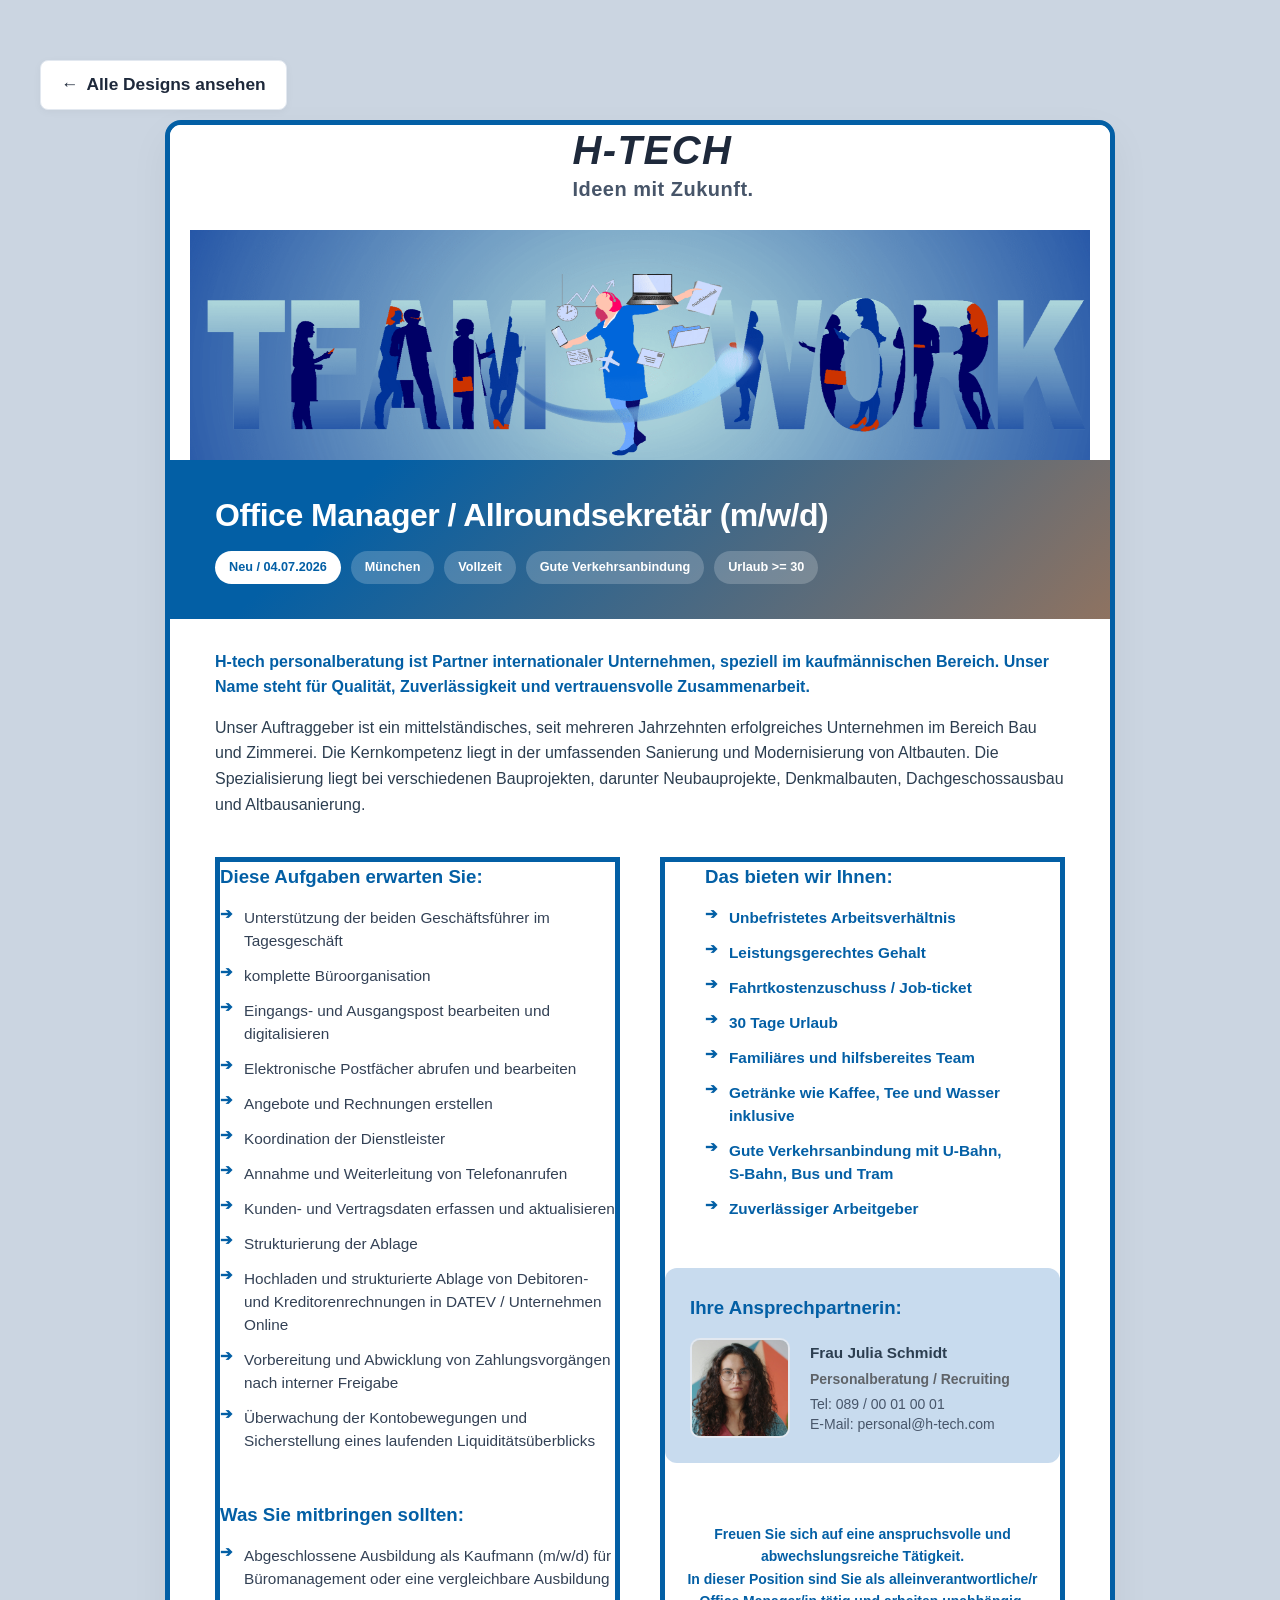
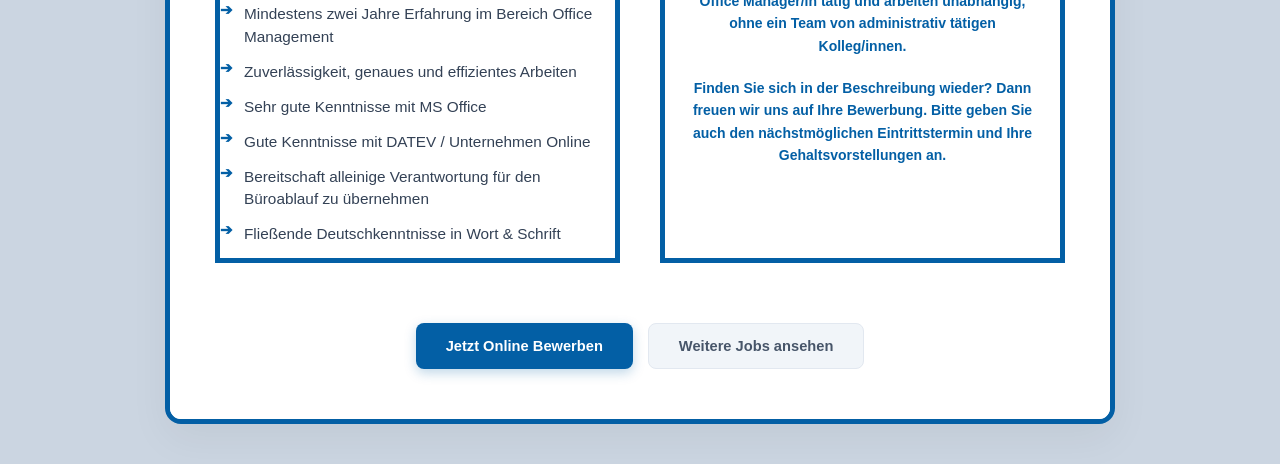
<file: karriere-design/reiter personalberatung/index.html>
<!DOCTYPE html>
<html lang="de">
<head>
    <meta charset="UTF-8">
    <meta name="viewport" content="width=device-width, initial-scale=1.0">
    <title>reiter personalberatung - Office Manager / Allroundsekretär</title>
    <link rel="stylesheet" href="style.css">
</head>
<body>

    <!-- Zurück-Button zu deinen Portfolio-Designs (falls du es auf vayo-it.de listest)-->
    <a href="../" class="btn-back-to-portfolio">
    <span class="arrow">←</span> Alle Designs ansehen
</a>

    <div class="outer-frame">

        <div class="logo">
            <a href="#" style="text-decoration: none;">
                <div class="placeholder-logo">
                    <!-- Ein modernes, abstraktes Icon aus purem CSS -->
                    <div class="logo-icon">
                        <span class="gear-core"></span>
                    </div>
                    <!-- Der fiktive Firmenname -->
                    <div class="logo-text">
                        <span class="brand-name">H-TECH</span>
                        <span class="brand-subline">Ideen mit Zukunft.</span>
                    </div>
                </div>
            </a>
        </div>
        
    <!-- <header class="job-header">
        <div class="company-logo-container">
            <img src="logo.png" class="logo" alt="reiter personalberatung Logo">
        </div> -->
        
        <div class="header-image-container">
            <img src="header1.png" class="header" alt="Büro Atmosphäre">
        </div>
        
        <div class="header-text-block">
            <h1 class="job-title">Office Manager / Allroundsekretär (m/w/d)</h1>
            
            <div class="badge-container">
                <span class="badge accent">Neu / 04.07.2026</span>
                <span class="badge">München</span>
                <span class="badge">Vollzeit</span>
                <span class="badge">Gute Verkehrsanbindung</span>
                <span class="badge">Urlaub >= 30</span>
            </div>
        </div>
    </header>

    <div class="job-body">
    
    <div class="intro-section" style="padding: 30px 45px 0 45px;">
        <p class="intro-text" style="font-weight: 600; color: var(--reiter-blue); margin-bottom: 15px;">
            H-tech personalberatung ist Partner internationaler Unternehmen, speziell im kaufmännischen Bereich. Unser Name steht für Qualität, Zuverlässigkeit und vertrauensvolle Zusammenarbeit.          
        </p>
        <p>Unser Auftraggeber ist ein mittelständisches, seit mehreren Jahrzehnten erfolgreiches Unternehmen im Bereich Bau und Zimmerei. Die Kernkompetenz liegt in der umfassenden Sanierung und Modernisierung von Altbauten. Die Spezialisierung liegt bei verschiedenen Bauprojekten, darunter Neubauprojekte, Denkmalbauten, Dachgeschossausbau und Altbausanierung.</p>
    </div>

    <div class="content-layout">
                    
        <div class="main-column-left">
            
            <div class="content-column-left">
                <h2>Diese Aufgaben erwarten Sie:</h2>
                <ul>
                    <li>Unterstützung der beiden Geschäftsführer im Tagesgeschäft</li>
                    <li>komplette Büroorganisation</li>
                    <li>Eingangs- und Ausgangspost bearbeiten und digitalisieren</li>
                    <li>Elektronische Postfächer abrufen und bearbeiten</li>
                    <li>Angebote und Rechnungen erstellen</li>
                    <li>Koordination der Dienstleister</li>
                    <li>Annahme und Weiterleitung von Telefonanrufen</li>
                    <li>Kunden- und Vertragsdaten erfassen und aktualisieren</li>
                    <li>Strukturierung der Ablage</li>
                    <li>Hochladen und strukturierte Ablage von Debitoren- und Kreditorenrechnungen in DATEV / Unternehmen Online</li>
                    <li>Vorbereitung und Abwicklung von Zahlungsvorgängen nach interner Freigabe</li>
                    <li>Überwachung der Kontobewegungen und Sicherstellung eines laufenden Liquiditätsüberblicks</li>
                </ul>
            </div>

            <div class="content-column-right">
                <h2>Was Sie mitbringen sollten:</h2>
                <ul>
                    <li>Abgeschlossene Ausbildung als Kaufmann (m/w/d) für Büromanagement oder eine vergleichbare Ausbildung</li>
                    <li>Mindestens zwei Jahre Erfahrung im Bereich Office Management</li>
                    <li>Zuverlässigkeit, genaues und effizientes Arbeiten</li>
                    <li>Sehr gute Kenntnisse mit MS Office</li>
                    <li>Gute Kenntnisse mit DATEV / Unternehmen Online</li>
                    <li>Bereitschaft alleinige Verantwortung für den Büroablauf zu übernehmen</li>
                    <li>Fließende Deutschkenntnisse in Wort & Schrift</li>                        
                </ul>
            </div>
            
        </div>

        <!-- RECHTE SEITE (Benefits oben, Recruiter mitte, Summary unten) -->
        <div class="main-column-right">
            
            <!-- Block 1: Benefits -->
            <div class="content-block">
                <h2>Das bieten wir Ihnen:</h2>
                <ul>
                    <li>Unbefristetes Arbeitsverhältnis</li>
                    <li>Leistungsgerechtes Gehalt</li>
                    <li>Fahrtkostenzuschuss / Job-ticket</li>
                    <li>30 Tage Urlaub</li>
                    <li>Familiäres und hilfsbereites Team</li>
                    <li>Getränke wie Kaffee, Tee und Wasser inklusive</li>
                    <li>Gute Verkehrsanbindung mit U-Bahn, S-Bahn, Bus und Tram</li>
                    <li>Zuverlässiger Arbeitgeber</li>
                </ul>                    
            </div>
            
            <!-- Block 2: Recruiter / Ansprechpartner Karte -->
            <div class="recruiter-box">
                <h2>Ihre Ansprechpartnerin:</h2>
                <div class="recruiter-profile">
                    <img src="ansprechpartner.jpg" class="recruiter-img" alt="Julia Eiter">
                    <div class="recruiter-info">
                        <h3>Frau Julia Schmidt</h3>
                        <p class="role">Personalberatung / Recruiting</p>
                        <p class="phone">Tel: 089 / 00 01 00 01</p>
                        <p class="email">E-Mail: personal@h-tech.com</p>
                    </div>
                </div>
            </div>

            <!-- KORREKTUR: Die Summary sitzt jetzt genau hier in der rechten Spalte! -->
            <div class="job-footer-section">
                <div class="summary">
                    <p>Freuen Sie sich auf eine anspruchsvolle und abwechslungsreiche Tätigkeit.<br>
                    In dieser Position sind Sie als alleinverantwortliche/r Office Manager/in tätig und arbeiten unabhängig, ohne ein Team von administrativ tätigen Kolleg/innen.</p>
                    
                    <p>Finden Sie sich in der Beschreibung wieder? Dann freuen wir uns auf Ihre Bewerbung. Bitte geben Sie auch den nächstmöglichen Eintrittstermin und Ihre Gehaltsvorstellungen an.</p>
                </div>
            </div>
            
        </div> <!-- main-column-right ENDE -->

    </div> <!-- content-layout ENDE -->

    <!-- Die großen Buttons bleiben ganz unten zentriert über die volle Breite -->
    <div class="apply-actions">
        <button class="btn-primary">Jetzt Online Bewerben</button>
        <button class="btn-secondary">Weitere Jobs ansehen</button>
    </div>

        </div> <!-- KORREKTUR: Schließendes div für job-body -->
        
    </div> <!-- KORREKTUR: Schließendes div für job-card -->

</body>
</html>
</file>
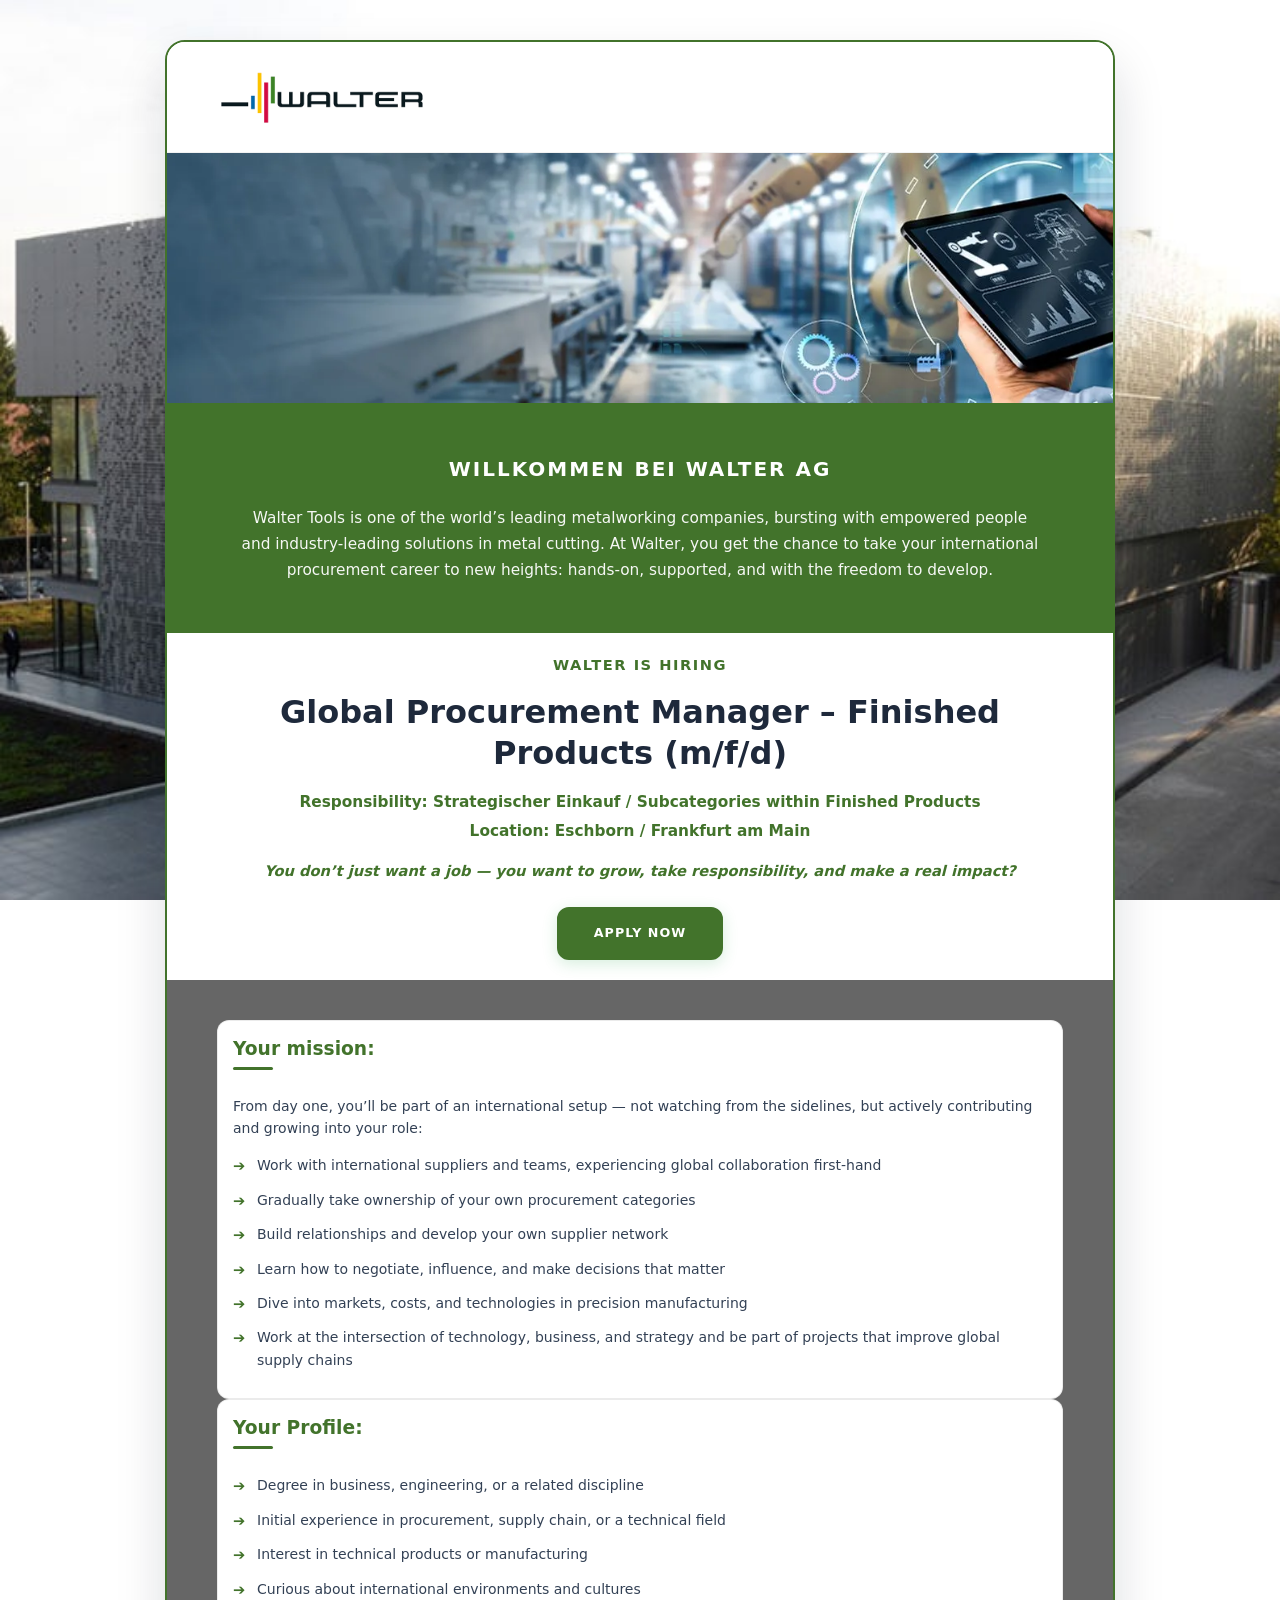
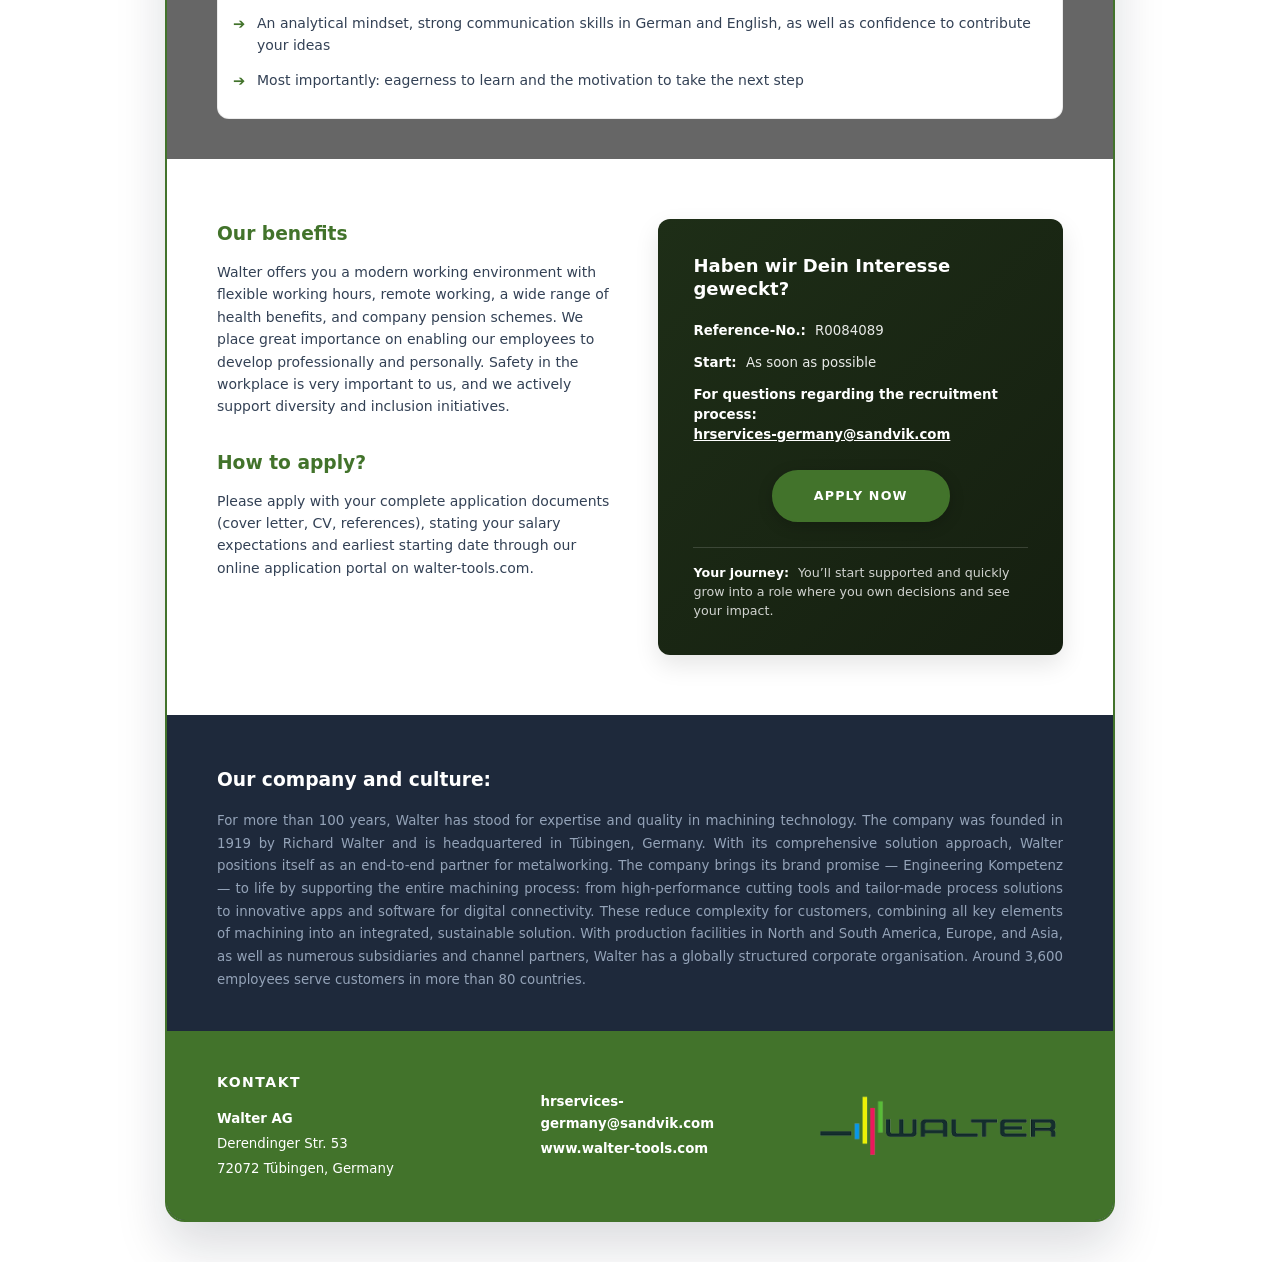
<file: karriere-design/Walter-tools/index.html>
<!DOCTYPE html>
<html lang="de">
<head>
    <meta charset="UTF-8">
    <meta name="viewport" content="width=device-width, initial-scale=1.0">
    <title>Walter AG Jobbörse - Global Procurement Manager - Finished Products</title>
    <link rel="stylesheet" href="style.css">
</head>
<body>

    <div class="outer-frame">
        
        <!-- ==========================================
             1. LOGO BEREICH (Zentriert über CSS)
             ========================================== -->
        <div class="logo">
            <a href="https://www.walter-tools.com/" target="_blank">
                <img src="logo.png" alt="Walter Logo">
            </a>
        </div>

        <!-- ==========================================
             2. HEADER / SLIDER BEREICH
             ========================================== -->
        <header class="header">
            <div class="slider">
                <img style="opacity: 0;" src="header1.webp" alt="Slider Base">
                <ul class="slide-show">
                    <li>
                        <span><img src="header1.webp" alt="Mitarbeiter beim Team 1"></span>
                    </li>
                    <li>
                        <span><img src="header2.webp" alt="Mitarbeiter beim Team 2"></span>
                    </li>
                    <li>
                        <span><img src="header3.webp" alt="Mitarbeiter beim Team 3"></span>
                    </li>
                </ul>
            </div>
        </header>

        <!-- ==========================================
             3. INTRO SEKTION (Grüner Block wie bei Valon)
             ========================================== -->
        <div class="intro-columns">
            <h2 class="head">Willkommen bei Walter AG</h2>
            <p>Walter Tools is one of the world’s leading metalworking companies, bursting with empowered people and industry-leading solutions in metal cutting. At Walter, you get the chance to take your international procurement career to new heights: hands-on, supported, and with the freedom to develop.</p>
        </div>

        <!-- ==========================================
             4. JOB SEKTION (Weißer Block, zentriert wie bei Valon)
             ========================================== -->
        <div class="job-position">
            <h3 class="job-status">Walter is hiring</h3>
            <h1 class="job-title">Global Procurement Manager – Finished Products (m/f/d)</h1>
            <h3 class="job-meta">Responsibility: Strategischer Einkauf / Subcategories within Finished Products</h3>
            <h3 class="job-location">Location: Eschborn / Frankfurt am Main</h3>
            <p class="job-pitch">You don’t just want a job — you want to grow, take responsibility, and make a real impact?</p>
            
            <div class="button-container">
                <a href="https://sandvik.wd3.myworkdayjobs.com/de-DE/walter-jobs/job/Strategischer-Einkufer--m-w-d-_R0084089" target="_blank" class="view-button">Apply Now</a>
            </div>
        </div>

        <!-- ==========================================
             5. HAUPTINHALT: AUFGABEN & QUALIFIKATIONEN
             ========================================== -->
        <div class="content">
            <div class="flex">
                
                <!-- Spalte 1: Aufgaben -->
                <section class="profil-aufgaben">
                    <div class="liquidDesign">
                        <h2 class="subhead-body">Your mission:</h2>
                        <p>From day one, you’ll be part of an international setup — not watching from the sidelines, but actively contributing and growing into your role:</p>
                        <ul>
                            <li>Work with international suppliers and teams, experiencing global collaboration first-hand</li>
                            <li>Gradually take ownership of your own procurement categories</li>
                            <li>Build relationships and develop your own supplier network</li>
                            <li>Learn how to negotiate, influence, and make decisions that matter</li>
                            <li>Dive into markets, costs, and technologies in precision manufacturing</li>
                            <li>Work at the intersection of technology, business, and strategy and be part of projects that improve global supply chains</li>
                        </ul>
                    </div>
                </section>
                
                <!-- Spalte 2: Qualifikationen -->
                <section class="profil-aufgaben">
                    <div class="liquidDesign">
                        <h2 class="subhead-body">Your Profile:</h2>
                        <ul>
                            <li>Degree in business, engineering, or a related discipline</li>
                            <li>Initial experience in procurement, supply chain, or a technical field</li>
                            <li>Interest in technical products or manufacturing</li>
                            <li>Curious about international environments and cultures</li>
                            <li>An analytical mindset, strong communication skills in German and English, as well as confidence to contribute your ideas</li>
                            <li>Most importantly: eagerness to learn and the motivation to take the next step</li>
                        </ul>
                    </div>
                </section>

            </div>
        </div>

        <!-- ==========================================
             6. BENEFITS & HOW TO APPLY BEREICH (100% Vollständig)
             ========================================== -->
        <div class="benefits-apply-section">
            <div class="flex">
                
                <!-- Linker Block: Benefits & Bewerbungs-Info (Auf hellem Grund für beste Lesbarkeit) -->
                <section class="benefits">
                    <h3>Our benefits</h3>
                    <p>Walter offers you a modern working environment with flexible working hours, remote working, a wide range of health benefits, and company pension schemes. We place great importance on enabling our employees to develop professionally and personally. Safety in the workplace is very important to us, and we actively support diversity and inclusion initiatives.</p>
                    
                    <h3 class="how-to-apply-title">How to apply?</h3>
                    <p>Please apply with your complete application documents (cover letter, CV, references), stating your salary expectations and earliest starting date through our online application portal on walter-tools.com.</p>            
                </section>

                <!-- Rechter Block: Wichtige Infos (Im eleganten, dunklen CTA-Design analog zu Valon) -->
                <section class="apply-info">
                    <h2 class="cta-card-title">Haben wir Dein Interesse geweckt?</h2>
                    
                    <div class="apply-meta-list">
                        <p><span>Reference-No.:</span> R0084089</p>
                        <p><span>Start:</span> As soon as possible</p>
                        <p><span>For questions regarding the recruitment process:</span><br>
                           <a href="mailto:hrservices-germany@sandvik.com" class="meta-mail">hrservices-germany@sandvik.com</a>
                        </p>
                    </div>
                    
                    <div class="button-container-apply">
                        <a href="https://sandvik.wd3.myworkdayjobs.com/de-DE/walter-jobs/job/Strategischer-Einkufer--m-w-d-_R0084089" target="_blank" class="view-button-apply">Apply now</a>
                    </div>
                    
                    <p class="journey-text"><span>Your journey:</span> You’ll start supported and quickly grow into a role where you own decisions and see your impact.</p>
                </section>

            </div>
        </div>

        <!-- ==========================================
             7. KONTAKTBANNER (Beibehalten und sauber eingepasst)
             ========================================== -->
        <!-- <div class="contact-banner">
            <img src="kontakt.jpg" alt="Kontaktieren Sie uns">
        </div> -->

        <!-- ==========================================
             8. FOOTER BEREICH (Firmenkultur & Neuer 3-spaltiger Valon-Kontakt)
             ========================================== -->
        <footer id="footer">
            
            <!-- Oberer Footer-Teil: Vollständiger Text zur Firmenkultur -->
            <div class="footer-culture">
                <h3>Our company and culture:</h3>
                <p>For more than 100 years, Walter has stood for expertise and quality in machining technology. The company was founded in 1919 by Richard Walter and is headquartered in Tübingen, Germany. With its comprehensive solution approach, Walter positions itself as an end-to-end partner for metalworking. The company brings its brand promise — Engineering Kompetenz — to life by supporting the entire machining process: from high-performance cutting tools and tailor-made process solutions to innovative apps and software for digital connectivity. These reduce complexity for customers, combining all key elements of machining into an integrated, sustainable solution. With production facilities in North and South America, Europe, and Asia, as well as numerous subsidiaries and channel partners, Walter has a globally structured corporate organisation. Around 3,600 employees serve customers in more than 80 countries.</p>
            </div>

            <!-- Unterer Footer-Teil: Der dreispaltige Kontakt-Balken (Wie im Valon-Beispiel) -->
            <div class="footer-contact-bar">
                <div class="footer-grid">
                    
                    <!-- Spalte 1: Impressum / Adresse -->
                    <div class="footer-col">
                        <h4 class="footer-heading">KONTAKT</h4>
                        <p class="company-name"><strong>Walter AG</strong></p>
                        <p>Derendinger Str. 53</p>
                        <p>72072 Tübingen, Germany</p>
                    </div>

                    <!-- Spalte 2: Links zentriert -->
                    <div class="footer-col middle-col">
                        <p><a href="mailto:hrservices-germany@sandvik.com">hrservices-germany@sandvik.com</a></p>
                        <p><a href="https://www.walter-tools.com" target="_blank">www.walter-tools.com</a></p>
                    </div>

                    <!-- Spalte 3: Logos und Grafiken rechtsbündig -->
                    <div class="footer-col right-col">
                        <div class="footer-logo-group">
                            <!-- <img src="tools-white.png" alt="Tools White" class="footer-tool-icon"> -->
                            <img src="logo.png" alt="Walter Logo Small" class="footer-brand-logo">                
                        </div>
                    </div>

                </div>
            </div>
            
        </footer>

    </div> <!-- outer-frame ENDE -->
</body>
</html>
</file>
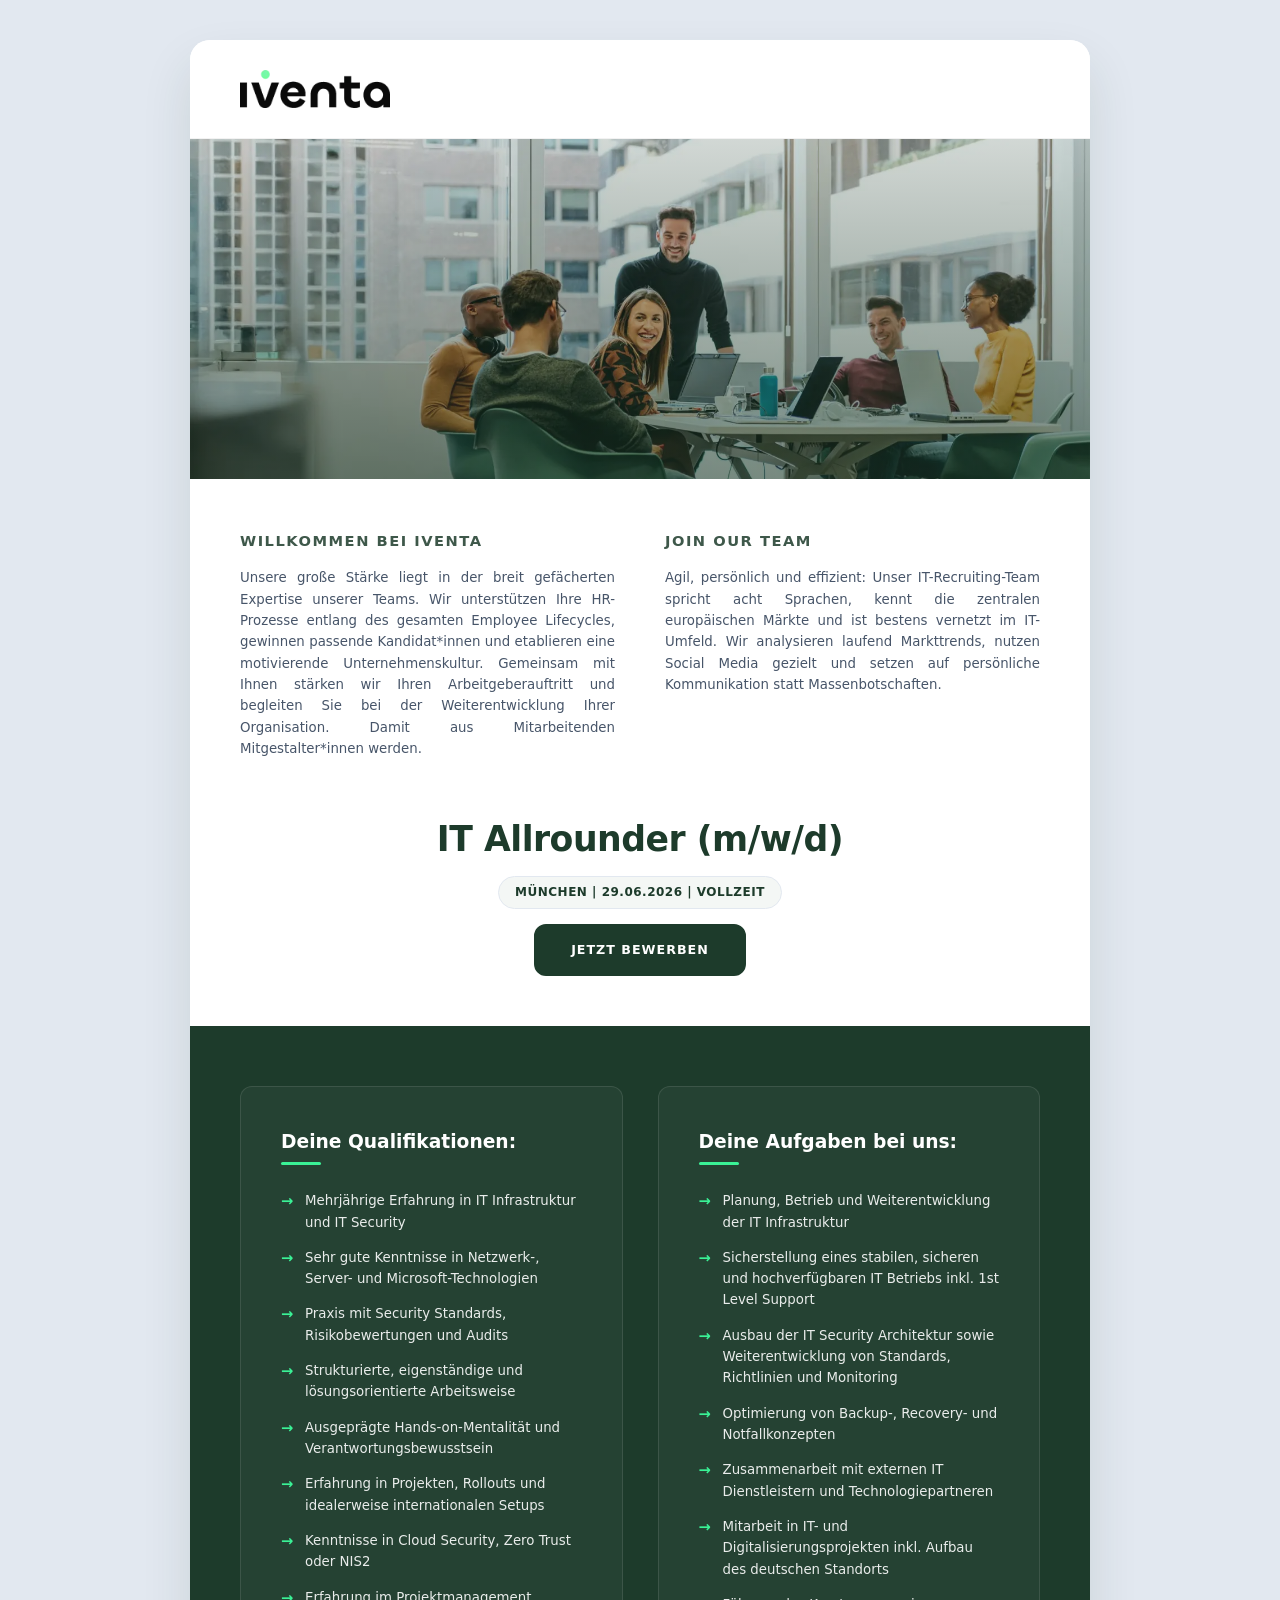
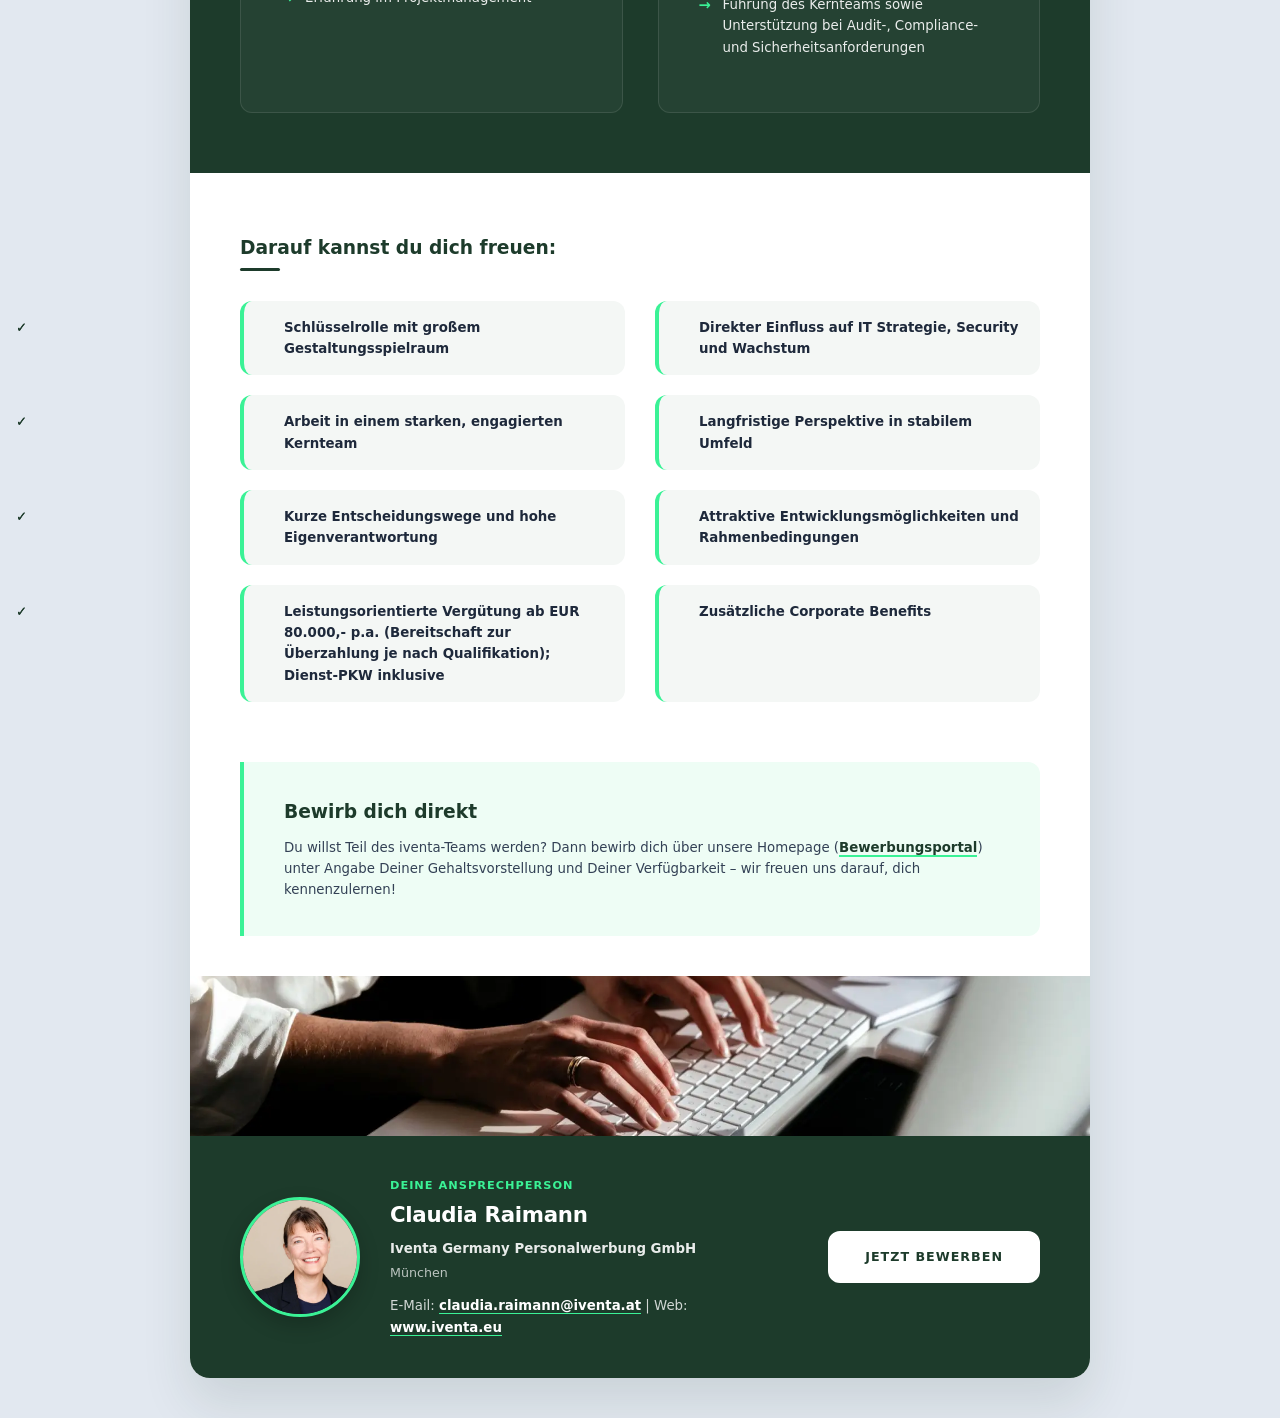
<file: karriere-design/iventa/iventa-job-redesign-by-deinname/index.html>
<!DOCTYPE html>
<html lang="de">
<head>
    <meta charset="UTF-8">
    <meta name="viewport" content="width=device-width, initial-scale=1.0">
    <title>iventa Jobbörse - IT Allrounder (m/w/d)</title>
    <link rel="stylesheet" href="style.css">
</head>
<body>

    <div class="outer-frame">
        
        <!-- Logo Bereich -->
        <div class="logo">
            <a href="https://www.iventa.eu/" target="_blank">
                <img src="logo.png" alt="iventa Logo">
            </a>
        </div>

        <!-- Header / Slider Bereich -->
        <header class="header">
            <div class="slider">
                <img style="opacity: 0;" src="header.png" alt="Slider Base">
                <ul class="slide-show">
                    <li>
                        <span><img src="header.png" alt="Mitarbeiter beim Team 1"></span>
                    </li>
                    <li>
                        <span><img src="header1.png" alt="Mitarbeiter beim Team 2"></span>
                    </li>
                    <li>
                        <span><img src="header2.png" alt="Mitarbeiter beim Team 3"></span>
                    </li>
                </ul>
            </div>
        </header>

        <!-- Intro Sektion (Willkommen & Team) -->
<div class="flex">
    <main class="company-info">
        
        <!-- Die zwei Textspalten oben -->
        <div class="intro-columns">
            <div class="left">
                <h2 class="head">Willkommen bei iventa</h2>
                <p>Unsere große Stärke liegt in der breit gefächerten Expertise unserer Teams. Wir unterstützen Ihre HR-Prozesse entlang des gesamten Employee Lifecycles, gewinnen passende Kandidat*innen und etablieren eine motivierende Unternehmenskultur. Gemeinsam mit Ihnen stärken wir Ihren Arbeitgeberauftritt und begleiten Sie bei der Weiterentwicklung Ihrer Organisation. Damit aus Mitarbeitenden Mitgestalter*innen werden.</p>
            </div>
            
            <div class="right">
                <h2 class="head">Join our team</h2>
                <p>Agil, persönlich und effizient: Unser IT-Recruiting-Team spricht acht Sprachen, kennt die zentralen europäischen Märkte und ist bestens vernetzt im IT-Umfeld. Wir analysieren laufend Markttrends, nutzen Social Media gezielt und setzen auf persönliche Kommunikation statt Massenbotschaften.</p>
            </div>
        </div>
        
        <!-- NEU: Jobtitel, Meta & Button perfekt in der Mitte darunter zentriert -->
        <div class="job-header-center">
            <h1 class="job-title">IT Allrounder (m/w/d)</h1>
            
            <p class="job-meta">
                München | 29.06.2026 | Vollzeit 
            </p>
            
            <div class="button">
                <a href="https://www.iventa.eu/bewerberportal/offene-jobs" target="_blank">Jetzt Bewerben</a>
            </div>
        </div>

    </main>
</div>

        <!-- Hauptinhalt: Qualifikationen & Aufgaben -->
        <div class="content">
            <div class="flex">
                <!-- Qualifikationen -->
                <section class="profil-aufgaben">
                    <div class="liquidDesign">
                        <h2 class="subhead-body">Deine Qualifikationen:</h2>
                        <ul>
                            <li>Mehrjährige Erfahrung in IT Infrastruktur und IT Security</li>
                            <li>Sehr gute Kenntnisse in Netzwerk-, Server- und Microsoft-Technologien</li>
                            <li>Praxis mit Security Standards, Risikobewertungen und Audits</li>
                            <li>Strukturierte, eigenständige und lösungsorientierte Arbeitsweise</li>                        
                            <li>Ausgeprägte Hands-on-Mentalität und Verantwortungsbewusstsein</li>
                            <li>Erfahrung in Projekten, Rollouts und idealerweise internationalen Setups</li>
                            <li>Kenntnisse in Cloud Security, Zero Trust oder NIS2</li>
                            <li>Erfahrung im Projektmanagement</li>
                        </ul>
                    </div>
                </section>
                
                <!-- Aufgaben -->
                <section class="profil-aufgaben">
                    <div class="liquidDesign">
                        <h2 class="subhead-body">Deine Aufgaben bei uns:</h2>
                        <ul>
                            <li>Planung, Betrieb und Weiterentwicklung der IT Infrastruktur</li>
                            <li>Sicherstellung eines stabilen, sicheren und hochverfügbaren IT Betriebs inkl. 1st Level Support</li>
                            <li>Ausbau der IT Security Architektur sowie Weiterentwicklung von Standards, Richtlinien und Monitoring</li>
                            <!-- KORREKTUR: Doppelten Security-Satz entfernt -->
                            <li>Optimierung von Backup-, Recovery- und Notfallkonzepten</li>
                            <li>Zusammenarbeit mit externen IT Dienstleistern und Technologiepartneren</li>
                            <li>Mitarbeit in IT- und Digitalisierungsprojekten inkl. Aufbau des deutschen Standorts</li>
                            <li>Führung des Kernteams sowie Unterstützung bei Audit-, Compliance- und Sicherheitsanforderungen</li>
                        </ul>
                    </div>
                </section>
            </div>
        </div>

        <!-- Benefits Bereich -->
        <section class="darf-freuen">
            <h2 class="subhead-body">Darauf kannst du dich freuen:</h2>
            <ul>
                <li>Schlüsselrolle mit großem Gestaltungsspielraum</li>
                <li>Direkter Einfluss auf IT Strategie, Security und Wachstum</li>
                <li>Arbeit in einem starken, engagierten Kernteam</li>
                <li>Langfristige Perspektive in stabilem Umfeld</li>
                <li>Kurze Entscheidungswege und hohe Eigenverantwortung</li>
                <li>Attraktive Entwicklungsmöglichkeiten und Rahmenbedingungen</li>
                <li>Leistungsorientierte Vergütung ab EUR 80.000,- p.a. (Bereitschaft zur Überzahlung je nach Qualifikation); Dienst-PKW inklusive</li>
                <li>Zusätzliche Corporate Benefits</li>                
            </ul>
        </section>

        <!-- Aufruf zur Bewerbung -->
        <section class="direct-apply">
            <h2 class="subhead-body">Bewirb dich direkt</h2>
            <p>
                Du willst Teil des iventa-Teams werden? Dann bewirb dich über unsere Homepage 
                (<a href="https://www.iventa.eu/bewerberportal/offene-jobs" target="_blank">Bewerbungsportal</a>) 
                unter Angabe Deiner Gehaltsvorstellung und Deiner Verfügbarkeit – wir freuen uns darauf, dich kennenzulernen!
            </p>
        </section>

        <!-- Kontaktgrafik -->
        <div class="contact-banner">
            <img src="footer.png" alt="Kontaktieren Sie uns">
        </div>

<!-- Footer Bereich -->
<footer id="footer">
    <div class="flex-footer">
        
        <!-- Spalte 1: Das Bild (Ganz links) -->
        <div class="footer-avatar">
            <img src="claudia.png" alt="Claudia Raimann">
        </div>
        
        <!-- Spalte 2: Die Kontaktdaten (In der Mitte) -->
        <div class="footer-contact-info">
            <span class="contact-label">Deine Ansprechperson</span>
            <h3 class="contact-name">Claudia Raimann</h3>
            <strong class="company-name">Iventa Germany Personalwerbung GmbH</strong>
            <p class="location">München</p>
            
            <p class="footer-links">
                E-Mail: <a href="mailto:claudia.raimann@iventa.at">claudia.raimann@iventa.at</a> | 
                Web: <a href="https://www.iventa.eu/" target="_blank">www.iventa.eu</a>
            </p>
        </div>
        
        <!-- Spalte 3: Der Button (Ganz rechts) -->
        <div class="footer-cta-button">
            <div class="button">
                <a href="https://www.iventa.eu/bewerberportal/offene-jobs" target="_blank">Jetzt Bewerben</a>
            </div>
        </div>

    </div>
</footer>

    </div>

</body>
</html>
</file>
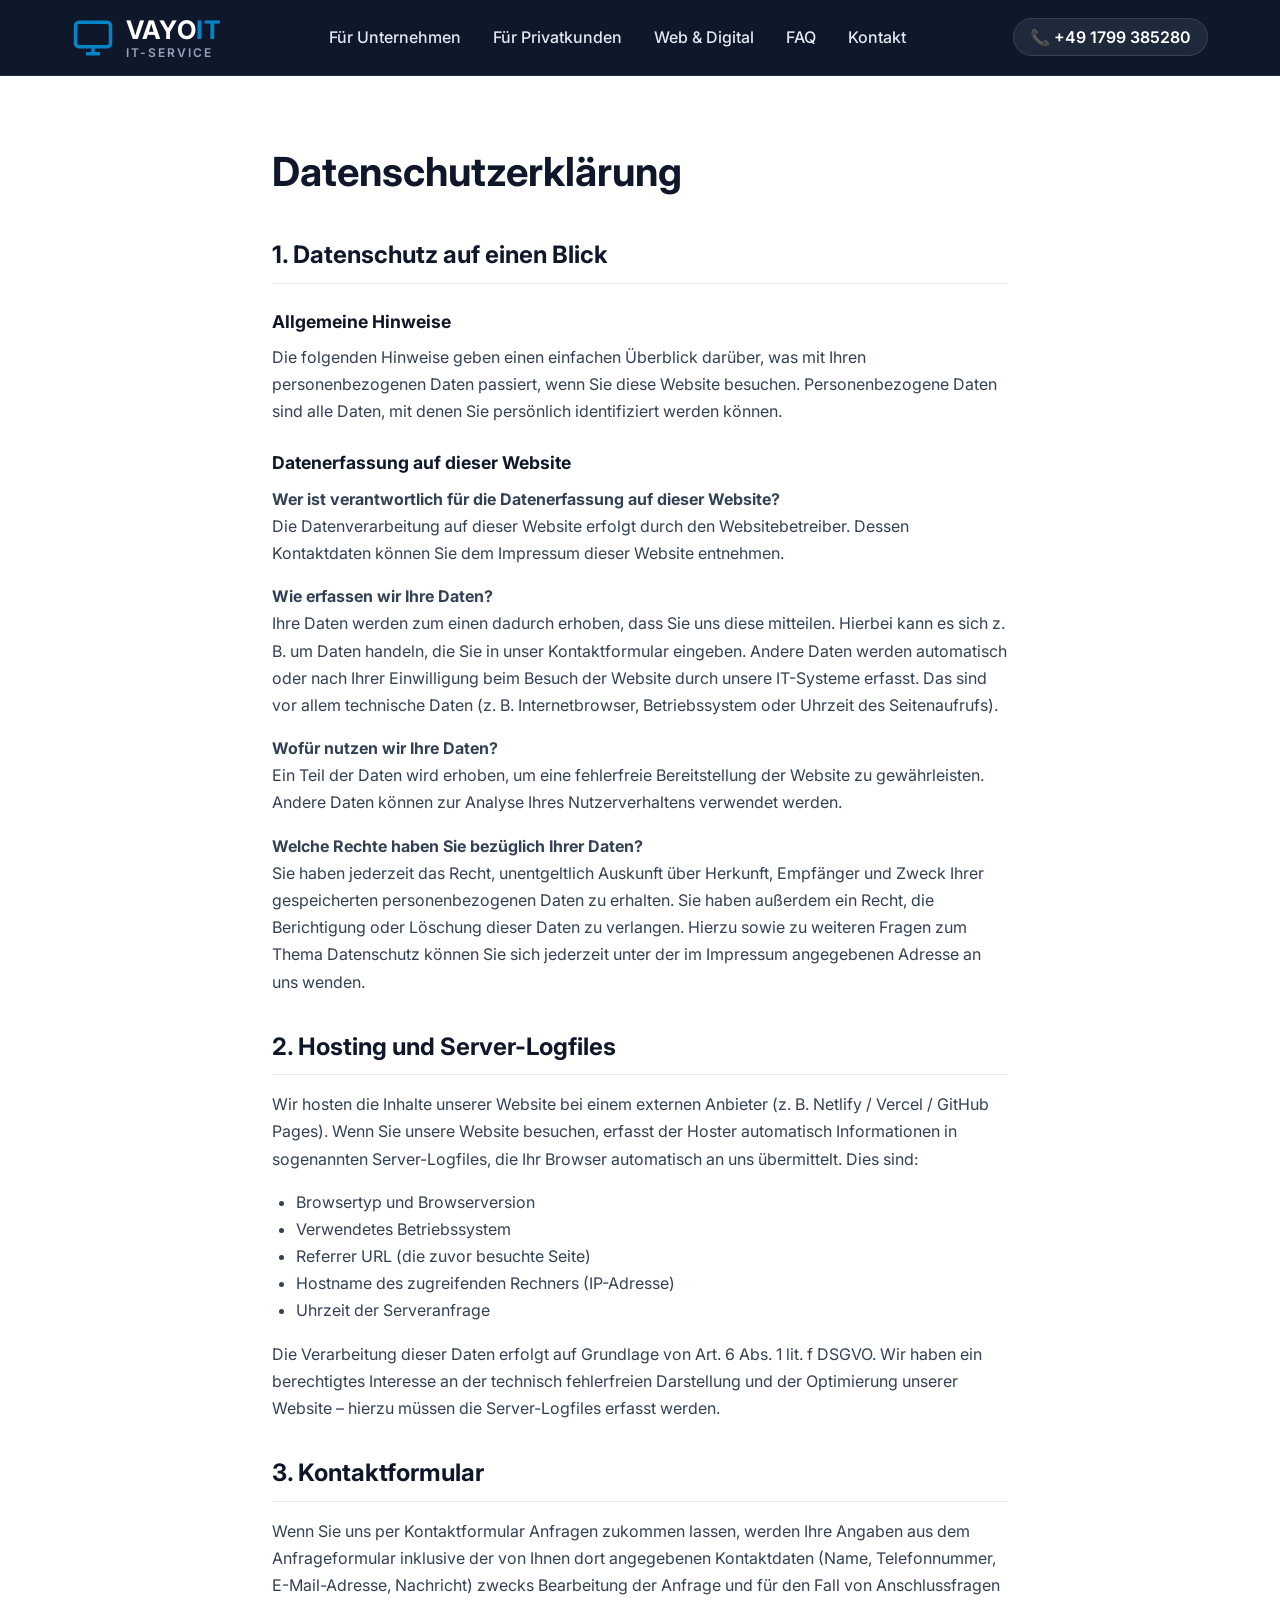
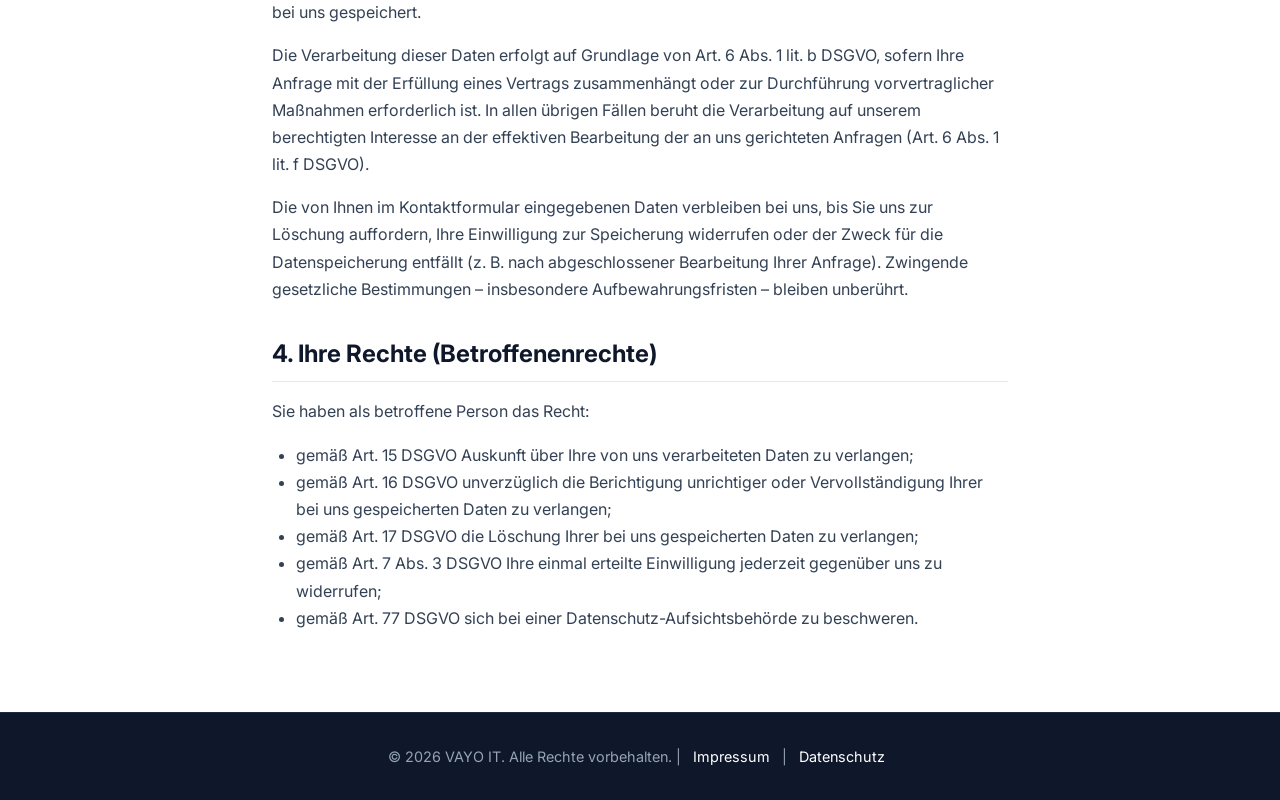
<file: datenschutz.html>
<!DOCTYPE html>
<html lang="de">
<head>
    <meta charset="UTF-8">
    <meta name="viewport" content="width=device-width, initial-scale=1.0">
    <title>Datenschutzerklärung | VAYO IT</title>
    <link rel="preconnect" href="https://fonts.googleapis.com">
    <link rel="preconnect" href="https://fonts.gstatic.com" crossorigin>
    <link href="https://fonts.googleapis.com/css2?family=Inter:wght@300;400;600;700&display=swap" rel="stylesheet">
    <link rel="stylesheet" href="style.css">
    <style>
        .legal-content {
            max-width: 800px;
            margin: 0 auto;
            padding: 4rem 2rem;
            color: var(--text-dark);
        }
        .legal-content h1 {
            color: var(--dark-blue);
            font-size: 2.5rem;
            margin-bottom: 2rem;
            font-weight: 700;
        }
        .legal-content h2 {
            color: var(--dark-blue);
            font-size: 1.5rem;
            margin-top: 2rem;
            margin-bottom: 1rem;
            border-bottom: 1px solid var(--border-color);
            padding-bottom: 0.5rem;
        }
        .legal-content h3 {
            color: var(--dark-blue);
            font-size: 1.1rem;
            margin-top: 1.5rem;
            margin-bottom: 0.5rem;
        }
        .legal-content p {
            margin-bottom: 1rem;
            line-height: 1.7;
        }
        .legal-content ul {
            margin-left: 1.5rem;
            margin-bottom: 1rem;
            line-height: 1.7;
        }
    </style>
</head>
<body>

    <header class="main-header">
        <div class="header-container">
            <a href="index.html" class="logo-wrapper" aria-label="Zur Startseite">
                <svg class="logo-icon" viewBox="0 0 24 24" fill="none" stroke="currentColor" stroke-width="2">
                    <rect x="2" y="3" width="20" height="14" rx="2" />
                    <path d="M8 21h8" />
                    <path d="M12 17v4" />
                </svg>
                <div class="logo-text">
                    <div class="logo-main">VAYO<span>IT</span></div>
                    <div class="logo-sub">IT-SERVICE</div>
                </div>
            </a>
            <nav class="main-nav">
                <ul class="nav-links">
                    <li><a href="index.html#services-business">Für Unternehmen</a></li>
                    <li><a href="index.html#services-home">Für Privatkunden</a></li>
                    <li><a href="index.html#services-web">Web & Digital</a></li>
                    <li><a href="index.html#faq">FAQ</a></li>
                    <li><a href="index.html#kontakt">Kontakt</a></li>                
                </ul>        
            </nav>
            <div class="header-contact">
                <a href="tel:+491799385280" class="phone-link">📞 +49 1799 385280</a>
            </div>
        </div>
    </header>

    <main class="legal-content">
        <h1>Datenschutzerklärung</h1>

        <h2>1. Datenschutz auf einen Blick</h2>
        <h3>Allgemeine Hinweise</h3>
        <p>Die folgenden Hinweise geben einen einfachen Überblick darüber, was mit Ihren personenbezogenen Daten passiert, wenn Sie diese Website besuchen. Personenbezogene Daten sind alle Daten, mit denen Sie persönlich identifiziert werden können.</p>
        <h3>Datenerfassung auf dieser Website</h3>
        <p><strong>Wer ist verantwortlich für die Datenerfassung auf dieser Website?</strong><br>Die Datenverarbeitung auf dieser Website erfolgt durch den Websitebetreiber. Dessen Kontaktdaten können Sie dem Impressum dieser Website entnehmen.</p>
        <p><strong>Wie erfassen wir Ihre Daten?</strong><br>Ihre Daten werden zum einen dadurch erhoben, dass Sie uns diese mitteilen. Hierbei kann es sich z. B. um Daten handeln, die Sie in unser Kontaktformular eingeben. Andere Daten werden automatisch oder nach Ihrer Einwilligung beim Besuch der Website durch unsere IT-Systeme erfasst. Das sind vor allem technische Daten (z. B. Internetbrowser, Betriebssystem oder Uhrzeit des Seitenaufrufs).</p>
        <p><strong>Wofür nutzen wir Ihre Daten?</strong><br>Ein Teil der Daten wird erhoben, um eine fehlerfreie Bereitstellung der Website zu gewährleisten. Andere Daten können zur Analyse Ihres Nutzerverhaltens verwendet werden.</p>
        <p><strong>Welche Rechte haben Sie bezüglich Ihrer Daten?</strong><br>Sie haben jederzeit das Recht, unentgeltlich Auskunft über Herkunft, Empfänger und Zweck Ihrer gespeicherten personenbezogenen Daten zu erhalten. Sie haben außerdem ein Recht, die Berichtigung oder Löschung dieser Daten zu verlangen. Hierzu sowie zu weiteren Fragen zum Thema Datenschutz können Sie sich jederzeit unter der im Impressum angegebenen Adresse an uns wenden.</p>

        <h2>2. Hosting und Server-Logfiles</h2>
        <p>Wir hosten die Inhalte unserer Website bei einem externen Anbieter (z. B. Netlify / Vercel / GitHub Pages). Wenn Sie unsere Website besuchen, erfasst der Hoster automatisch Informationen in sogenannten Server-Logfiles, die Ihr Browser automatisch an uns übermittelt. Dies sind:</p>
        <ul>
            <li>Browsertyp und Browserversion</li>
            <li>Verwendetes Betriebssystem</li>
            <li>Referrer URL (die zuvor besuchte Seite)</li>
            <li>Hostname des zugreifenden Rechners (IP-Adresse)</li>
            <li>Uhrzeit der Serveranfrage</li>
        </ul>
        <p>Die Verarbeitung dieser Daten erfolgt auf Grundlage von Art. 6 Abs. 1 lit. f DSGVO. Wir haben ein berechtigtes Interesse an der technisch fehlerfreien Darstellung und der Optimierung unserer Website – hierzu müssen die Server-Logfiles erfasst werden.</p>

        <h2>3. Kontaktformular</h2>
        <p>Wenn Sie uns per Kontaktformular Anfragen zukommen lassen, werden Ihre Angaben aus dem Anfrageformular inklusive der von Ihnen dort angegebenen Kontaktdaten (Name, Telefonnummer, E-Mail-Adresse, Nachricht) zwecks Bearbeitung der Anfrage und für den Fall von Anschlussfragen bei uns gespeichert.</p>
        <p>Die Verarbeitung dieser Daten erfolgt auf Grundlage von Art. 6 Abs. 1 lit. b DSGVO, sofern Ihre Anfrage mit der Erfüllung eines Vertrags zusammenhängt oder zur Durchführung vorvertraglicher Maßnahmen erforderlich ist. In allen übrigen Fällen beruht die Verarbeitung auf unserem berechtigten Interesse an der effektiven Bearbeitung der an uns gerichteten Anfragen (Art. 6 Abs. 1 lit. f DSGVO).</p>
        <p>Die von Ihnen im Kontaktformular eingegebenen Daten verbleiben bei uns, bis Sie uns zur Löschung auffordern, Ihre Einwilligung zur Speicherung widerrufen oder der Zweck für die Datenspeicherung entfällt (z. B. nach abgeschlossener Bearbeitung Ihrer Anfrage). Zwingende gesetzliche Bestimmungen – insbesondere Aufbewahrungsfristen – bleiben unberührt.</p>

        <h2>4. Ihre Rechte (Betroffenenrechte)</h2>
        <p>Sie haben als betroffene Person das Recht:</p>
        <ul>
            <li>gemäß Art. 15 DSGVO Auskunft über Ihre von uns verarbeiteten Daten zu verlangen;</li>
            <li>gemäß Art. 16 DSGVO unverzüglich die Berichtigung unrichtiger oder Vervollständigung Ihrer bei uns gespeicherten Daten zu verlangen;</li>
            <li>gemäß Art. 17 DSGVO die Löschung Ihrer bei uns gespeicherten Daten zu verlangen;</li>
            <li>gemäß Art. 7 Abs. 3 DSGVO Ihre einmal erteilte Einwilligung jederzeit gegenüber uns zu widerrufen;</li>
            <li>gemäß Art. 77 DSGVO sich bei einer Datenschutz-Aufsichtsbehörde zu beschweren.</li>
        </ul>
    </main>

    <footer class="main-footer">
        <p>&copy; 2026 VAYO IT. Alle Rechte vorbehalten. | <a href="impressum.html">Impressum</a> | <a href="datenschutz.html">Datenschutz</a></p>
    </footer>

</body>
</html>
</file>
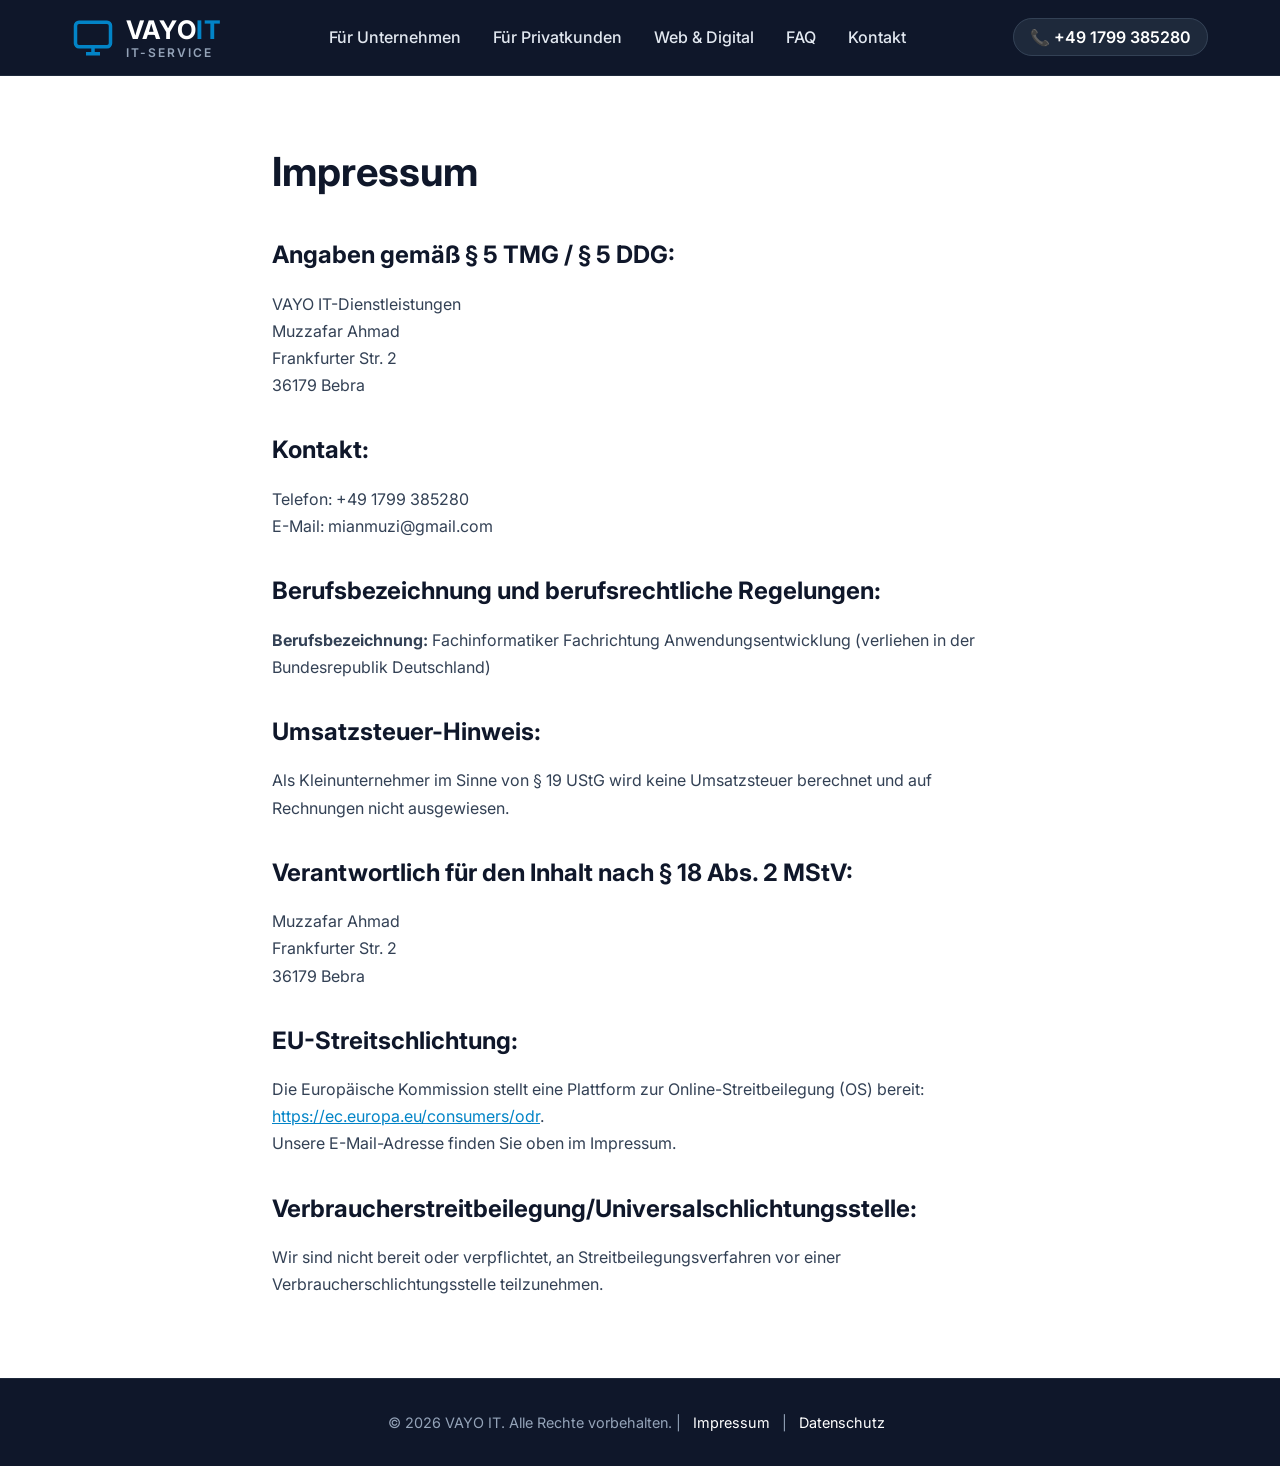
<file: impressum.html>
<!DOCTYPE html>
<html lang="de">
<head>
    <meta charset="UTF-8">
    <meta name="viewport" content="width=device-width, initial-scale=1.0">
    <title>Impressum | VAYO IT</title>
    <link rel="preconnect" href="https://fonts.googleapis.com">
    <link rel="preconnect" href="https://fonts.gstatic.com" crossorigin>
    <link href="https://fonts.googleapis.com/css2?family=Inter:wght@300;400;600;700&display=swap" rel="stylesheet">
    <link rel="stylesheet" href="style.css">
    <style>
        /* Spezielles Styling für Rechtstexte, damit sie sauber lesbar sind */
        .legal-content {
            max-width: 800px;
            margin: 0 auto;
            padding: 4rem 2rem;
            color: var(--text-dark);
        }
        .legal-content h1 {
            color: var(--dark-blue);
            font-size: 2.5rem;
            margin-bottom: 2rem;
            font-weight: 700;
        }
        .legal-content h2 {
            color: var(--dark-blue);
            font-size: 1.5rem;
            margin-top: 2rem;
            margin-bottom: 1rem;
        }
        .legal-content p {
            margin-bottom: 1rem;
            line-height: 1.7;
        }
    </style>
</head>
<body>

    <header class="main-header">
        <div class="header-container">
            <a href="index.html" class="logo-wrapper" aria-label="Zur Startseite">
                <svg class="logo-icon" viewBox="0 0 24 24" fill="none" stroke="currentColor" stroke-width="2">
                    <rect x="2" y="3" width="20" height="14" rx="2" />
                    <path d="M8 21h8" />
                    <path d="M12 17v4" />
                </svg>
                <div class="logo-text">
                    <div class="logo-main">VAYO<span>IT</span></div>
                    <div class="logo-sub">IT-SERVICE</div>
                </div>
            </a>
            <nav class="main-nav">
                <ul class="nav-links">
                    <li><a href="index.html#services-business">Für Unternehmen</a></li>
                    <li><a href="index.html#services-home">Für Privatkunden</a></li>
                    <li><a href="index.html#services-web">Web & Digital</a></li>
                    <li><a href="index.html#faq">FAQ</a></li>
                    <li><a href="index.html#kontakt">Kontakt</a></li>                
                </ul>        
            </nav>
            <div class="header-contact">
                <a href="tel:+491799385280" class="phone-link">📞 +49 1799 385280</a>
            </div>
        </div>
    </header>

    <main class="legal-content">
        <h1>Impressum</h1>

        <h2>Angaben gemäß § 5 TMG / § 5 DDG:</h2>
        <p>
            VAYO IT-Dienstleistungen<br>
            Muzzafar Ahmad<br>
            Frankfurter Str. 2<br>
            36179 Bebra
        </p>

        <h2>Kontakt:</h2>
        <p>
            Telefon: +49 1799 385280<br>
            E-Mail: mianmuzi@gmail.com
        </p>

        <h2>Berufsbezeichnung und berufsrechtliche Regelungen:</h2>
        <p><strong>Berufsbezeichnung:</strong> Fachinformatiker Fachrichtung Anwendungsentwicklung (verliehen in der Bundesrepublik Deutschland)</p>

        <h2>Umsatzsteuer-Hinweis:</h2>
        <p>Als Kleinunternehmer im Sinne von § 19 UStG wird keine Umsatzsteuer berechnet und auf Rechnungen nicht ausgewiesen.</p>

        <h2>Verantwortlich für den Inhalt nach § 18 Abs. 2 MStV:</h2>
        <p>
            Muzzafar Ahmad<br>
            Frankfurter Str. 2<br>
            36179 Bebra
        </p>

        <h2>EU-Streitschlichtung:</h2>
        <p>Die Europäische Kommission stellt eine Plattform zur Online-Streitbeilegung (OS) bereit: <a href="https://ec.europa.eu/consumers/odr" target="_blank" style="color: var(--accent-blue); text-decoration: underline;">https://ec.europa.eu/consumers/odr</a>.<br>Unsere E-Mail-Adresse finden Sie oben im Impressum.</p>

        <h2>Verbraucherstreitbeilegung/Universalschlichtungsstelle:</h2>
        <p>Wir sind nicht bereit oder verpflichtet, an Streitbeilegungsverfahren vor einer Verbraucherschlichtungsstelle teilzunehmen.</p>
    </main>

    <footer class="main-footer">
        <p>&copy; 2026 VAYO IT. Alle Rechte vorbehalten. | <a href="impressum.html">Impressum</a> | <a href="datenschutz.html">Datenschutz</a></p>
    </footer>

</body>
</html>
</file>
<file: style.css>
/* ==========================================================================
   1. Design-Variablen & Resets
   ========================================================================== */
:root {
    --bg-white: #ffffff;
    --bg-light: #f8fafc;
    --dark-blue: #0f172a;       /* Edles Dunkelblau für Blöcke & Text */
    --accent-blue: #0284c7;     /* Modernes Cyan-Blau für Highlights/Buttons */
    --accent-hover: #0369a1;
    --text-dark: #334155;
    --text-light: #cbd5e1;
    --border-color: #e2e8f0;
    --font-main: 'Inter', sans-serif;
    --transition: all 0.3s ease;
}

* {
    margin: 0;
    padding: 0;
    box-sizing: border-box;
}

html {
    scroll-behavior: smooth;
    font-family: var(--font-main);
    color: var(--text-dark);
    background-color: var(--bg-white);
}

body {
    line-height: 1.6;
}

/* Links allgemein */
a {
    text-decoration: none;
    color: inherit;
    transition: var(--transition);
}

/* ==========================================================================
   2. Header & Navigation (Dunkelblau für weißen Logo-Text)
   ========================================================================== */
.main-header {
    background-color: var(--dark-blue); 
    border-bottom: 1px solid #1e293b;   
    position: sticky;
    top: 0;
    z-index: 100;
}

.header-container {
    max-width: 1200px;
    margin: 0 auto;
    padding: 1rem 2rem;
    display: flex;
    justify-content: space-between;
    align-items: center;
}

/* DESKTOP-LOGIK: Löst den umschließenden Container optisch auf, 
   damit die Elemente direkt im Header-Container verteilt werden */
.header-mobile-top {
    display: contents;
}

/* Container für das gesamte Logo (Icon + Text) */
.logo-wrapper {
    display: flex;
    align-items: center; 
    gap: 0.75rem;        
    cursor: pointer;    
    color: inherit;     
}

/* Das leuchtend blaue Monitor-Icon */
.logo-icon {
    width: 42px;         
    height: 42px;
    color: #0284c7;      
}

/* Container für die zwei Textzeilen */
.logo-text {
    display: flex;
    flex-direction: column; 
    line-height: 1.1;       
}

/* Hauptname (VAYO IT) */
.logo-main {
    font-size: 1.6rem;
    font-weight: 700;
    color: #ffffff;         
    letter-spacing: 0.5px;
}

/* Das "IT" in Cyan-Blau */
.logo-main span {
    color: #0284c7;
}

/* Der Untertitel (IT-SERVICE) */
.logo-sub {
    font-size: 0.75rem;
    font-weight: 600;
    color: #94a3b8;         
    letter-spacing: 2px;    
    margin-top: 2px;
}

/* Navigationslinks im dunklen Header */
.nav-links {
    display: flex;
    list-style: none;
    gap: 2rem;
}

.nav-links a {
    font-weight: 500;
    color: #e2e8f0;         
}

.nav-links a:hover {
    color: #0284c7;         
}

/* Telefonnummer-Button im dunklen Header */
.phone-link {
    font-weight: 600;
    color: #ffffff;
    background: #1e293b;    
    padding: 0.5rem 1rem;
    border-radius: 50px;
    border: 1px solid #334155;
    white-space: nowrap;
}

.phone-link:hover {
    background: #0284c7;    
    border-color: #0284c7;
}

/* Unsichtbare mobile Steuerungselemente für die Desktop-Ansicht */
.menu-toggle, .hamburger-label {
    display: none; 
}

/* ==========================================================================
   3. Hero Sektion (Der erste Eindruck)
   ========================================================================== */
.hero {
    background: radial-gradient(circle at top right, #f0fdf4 0%, #ffffff 100%);
    padding: 8rem 2rem;
    text-align: center;
}

.hero-content {
    max-width: 800px;
    margin: 0 auto;
}

.hero h1 {
    font-size: 3rem;
    color: var(--dark-blue);
    line-height: 1.2;
    margin-bottom: 1.5rem;
    font-weight: 700;
}

.hero p {
    font-size: 1.2rem;
    color: var(--text-dark);
    margin-bottom: 2.5rem;
}

.btn {
    display: inline-block;
    background-color: var(--accent-blue);
    color: white;
    padding: 0.85rem 2rem;
    border-radius: 6px;
    font-weight: 600;
    box-shadow: 0 4px 6px -1px rgba(2, 132, 199, 0.2);
}

.btn:hover {
    background-color: var(--accent-hover);
    transform: translateY(-2px);
}

/* ==========================================================================
   4. Komponenten: Sektionen & Grids (Heller Hintergrund)
   ========================================================================== */
.services-section {
    padding: 6rem 2rem;
    max-width: 1200px;
    margin: 0 auto;
    width: 100%;
}

.section-titel {
    font-size: 2.25rem;
    color: var(--dark-blue);
    text-align: center;
    margin-bottom: 0.5rem;
}

.section-titel span {
    color: var(--accent-blue);
}

.section-subtitel {
    text-align: center;
    color: var(--text-dark);
    margin-bottom: 4rem;
    font-size: 1.1rem;
}

/* Das Grid-System */
.services-grid {
    display: grid;
    grid-template-columns: repeat(auto-fit, minmax(300px, 1fr));
    gap: 2rem;
}

/* Karten-Styling */
.service-card {
    background: var(--bg-light);
    border: 1px solid var(--border-color);
    padding: 2.5rem;
    border-radius: 12px;
    transition: var(--transition);
}

.service-card:hover {
    transform: translateY(-5px);
    box-shadow: 0 10px 15px -3px rgba(15, 23, 42, 0.05);
    border-color: var(--accent-blue);
}

.service-icon {
    font-size: 2.5rem;
    margin-bottom: 1.25rem;
}

.service-card h3 {
    font-size: 1.35rem;
    color: var(--dark-blue);
    margin-bottom: 0.75rem;
}

/* ==========================================================================
   5. Dunkelblaue Blöcke (Inversion für Struktur)
   ========================================================================== */
.bg-dark-block {
    background-color: var(--dark-blue);
    max-width: 100%; 
    color: #f1f5f9;
}

.container-inner {
    max-width: 1200px;
    margin: 0 auto;
    padding: 1px 0; 
}

.text-white { color: #ffffff !important; }
.text-light { color: #94a3b8 !important; }

/* Karten innerhalb der dunklen Blöcke wieder hell machen */
.card-light {
    background: #1e293b;
    border: 1px solid #334155;
    color: #e2e8f0;
}

.card-light h3 {
    color: #ffffff;
}

.card-light:hover {
    border-color: var(--accent-blue);
    background: #334155;
}

/* ==========================================================================
   6. FAQ Sektion
   ========================================================================== */
.faq-section {
    padding: 6rem 2rem;
}

.faq-container {
    max-width: 800px;
    margin: 0 auto;
    display: flex;
    flex-direction: column;
    gap: 1.5rem;
}

.faq-item {
    background: #1e293b;
    border: 1px solid #334155;
    padding: 1.5rem 2rem;
    border-radius: 8px;
}

.faq-question {
    font-weight: 600;
    font-size: 1.1rem;
    color: #ffffff;
    margin-bottom: 0.5rem;
}

.faq-answer {
    color: #94a3b8;
}

/* ==========================================================================
   7. Kontakt Formular Sektion
   ========================================================================== */
.contact-section {
    padding: 6rem 2rem;
    max-width: 700px !important; 
    margin: 0 auto;
}

.contact-container {
    background: var(--bg-light);
    border: 1px solid var(--border-color);
    padding: 3rem;
    border-radius: 12px;
    margin: 0 auto;
}

.price-disclaimer {
    background: #f0fdf4;
    border: 1px solid #bbf7d0;
    padding: 1rem;
    border-radius: 6px;
    margin-bottom: 2rem;
    color: #166534;
    font-size: 0.95rem;
}

.contact-form {
    display: flex;
    flex-direction: column;
    gap: 1.5rem;
}

.form-group {
    display: flex;
    flex-direction: column;
    gap: 0.5rem;
}

.form-group label {
    font-weight: 600;
    font-size: 0.9rem;
    color: var(--dark-blue);
}

.form-group input,
.form-group textarea {
    padding: 0.75rem 1rem;
    border: 1px solid var(--border-color);
    border-radius: 6px;
    font-family: inherit;
    font-size: 1rem;
    transition: var(--transition);
}

.form-group input:focus,
.form-group textarea:focus {
    outline: none;
    border-color: var(--accent-blue);
    box-shadow: 0 0 0 3px rgba(2, 132, 199, 0.1);
}

.btn-submit {
    background-color: var(--dark-blue);
    color: white;
    border: none;
    padding: 1rem;
    font-size: 1.1rem;
    font-weight: 600;
    border-radius: 6px;
    cursor: pointer;
    transition: var(--transition);
}

.btn-submit:hover {
    background-color: var(--accent-blue);
}

/* ==========================================================================
   8. Einsatzgebiet & Footer
   ========================================================================== */
.area-section {
    padding: 6rem 2rem;
    text-align: center;
}

.main-footer {
    background-color: #0f172a;
    color: #94a3b8;
    text-align: center;
    padding: 2rem;
    font-size: 0.9rem;
    border-top: 1px solid #1e293b;
}

.main-footer a {
    color: #ffffff;
    margin: 0 0.5rem;
}

.main-footer a:hover {
    color: var(--accent-blue);
}

/* ==========================================================================
   9. Responsive Media Queries (Mobile Optimierung)
   ========================================================================== */
@media (max-width: 768px) {
    .main-header {
        position: sticky !important;
        top: 0;
        z-index: 1000;
    }

    .header-container {
        flex-direction: column; 
        align-items: flex-start;
        padding: 0.75rem 1rem;
        position: relative;
    }

    /* Schaltet das 'display: contents' vom Desktop aus und aktiviert echtes Flexbox fürs Handy */
    .header-mobile-top {
        display: flex;
        flex-direction: row;
        justify-content: space-between;
        align-items: center;
        width: calc(100% - 35px); /* Genug Platz für das Hamburger-Icon rechts lassen */
    }

    /* Das Logo auf dem Handy kompakter machen */
    .logo-main {
        font-size: 1.3rem;
    }
    .logo-icon {
        width: 32px;
        height: 32px;
    }

    /* Macht den Telefon-Button auf Smartphones übersichtlich und schmal */
    .header-contact .phone-link {
        font-size: 0.75rem;
        padding: 0.35rem 0.6rem;
        border-radius: 6px;
        background: rgba(255, 255, 255, 0.08);
    }

    /* Das Hamburger-Menü-Icon (Drei feine Linien) */
    .hamburger-label {
        display: flex;
        flex-direction: column;
        gap: 5px;
        cursor: pointer;
        position: absolute;
        right: 1rem;
        top: 1.4rem; /* Hält das Icon exakt auf Höhe der oberen Zeile */
        z-index: 1001;
    }

    .hamburger-label span {
        display: block;
        width: 22px;
        height: 3px;
        background-color: white;
        border-radius: 2px;
        transition: transform 0.3s ease, opacity 0.3s ease;
    }

    /* Versteckt die Navigation standardmäßig im mobilen Zustand */
    .main-nav {
        display: none; 
        width: 100%;
        margin-top: 0.5rem;
    }

    .nav-links {
        display: flex;
        flex-direction: column; 
        gap: 0px;
        width: 100%;
        padding: 0.5rem 0 0 0;
        list-style: none;
    }

    .nav-links li {
        width: 100%;
    }

    .nav-links li a {
        display: block;
        padding: 0.8rem 0.25rem;
        width: 100%;
        border-bottom: 1px solid rgba(255, 255, 255, 0.05); 
    }

    /* --- REINE CSS TOGGLE-LOGIK --- */
    
    /* Wenn die Checkbox aktiv ist -> Blende die Navigation ein */
    .menu-toggle:checked ~ .main-nav {
        display: block;
    }

    /* Verwandelt das Hamburger-Icon bei Klick flüssig in ein 'X' */
    .menu-toggle:checked ~ .hamburger-label span:nth-child(1) {
        transform: translateY(8px) rotate(45deg);
    }
    .menu-toggle:checked ~ .hamburger-label span:nth-child(2) {
        opacity: 0;
    }
    .menu-toggle:checked ~ .hamburger-label span:nth-child(3) {
        transform: translateY(-8px) rotate(-45deg);
    }
}
</file>
<file: karriere-design/style.css>
/* ==========================================================================
   1. Variablen & Globale Resets
   ========================================================================== */
:root {
    --bg-white: #ffffff;
    --bg-light: #f8fafc;
    --dark-blue: #0f172a;       /* Hauptfarbe für Titel & Buttons */
    --accent-blue: #0284c7;     /* Hover-Farbe */
    --text-dark: #334155;
    --text-muted: #64748b;
    --border-color: #e2e8f0;
    --font-main: 'Segoe UI', Inter, -apple-system, sans-serif;
    --transition: all 0.3s ease;
}

* {
    margin: 0;
    padding: 0;
    box-sizing: border-box;
}

body {
    font-family: var(--font-main);
    color: var(--text-dark);
    background-color: var(--bg-light);
    line-height: 1.6;
    -webkit-font-smoothing: antialiased;
}

a {
    text-decoration: none;
    color: inherit;
    transition: var(--transition);
}

/* ==========================================================================
   2. Portfolio Layout & Header
   ========================================================================== */
.portfolio-wrapper {
    max-width: 1200px;
    margin: 0 auto;
    padding: 60px 20px;
}

.portfolio-header {
    text-align: center;
    margin-bottom: 50px;
}

.portfolio-header h1 {
    font-size: 26pt;
    font-weight: 800;
    color: var(--dark-blue);
    margin-bottom: 12px;
}

.portfolio-header p {
    color: var(--text-muted);
    font-size: 11pt;
}

/* Modernes, flexibles CSS-Grid für die Karten */
.design-grid {
    display: grid;
    grid-template-columns: repeat(auto-fit, minmax(320px, 1fr));
    gap: 30px;
    margin-bottom: 40px;
}

/* ==========================================================================
   3. Design-Karten (Cards)
   ========================================================================== */
.design-card {
    background: var(--bg-white);
    border-radius: 16px;
    overflow: hidden;
    box-shadow: 0 4px 20px rgba(15, 23, 42, 0.05);
    border: 1px solid var(--border-color);
    display: flex;
    flex-direction: column;
    transition: var(--transition);
}

.design-card:hover {
    transform: translateY(-5px);
    box-shadow: 0 12px 30px rgba(15, 23, 42, 0.1);
}

/* --- Karten-Vorschau (Obere Hälfte) --- */
.card-preview {
    height: 160px;
    padding: 25px;
    position: relative;
    display: flex;
    flex-direction: column;
    justify-content: space-between;
}

/* Die spezifischen Akzentfarben der Firmen-Layouts */
.orange-theme   { background: linear-gradient(135deg, #1e293b, #0f172a); border-bottom: 5px solid #e65f0f; }
.green-theme    { background: linear-gradient(135deg, #1e293b, #111827); border-bottom: 5px solid #10b981; }
.deepblue-theme { background: linear-gradient(135deg, #002f4b, #004b75); border-bottom: 5px solid #00a3a6; }
.itsc-theme     { background: linear-gradient(135deg, #0f172a, #1e293b); border-bottom: 5px solid #0284c7; }
.reiter-theme   { background: linear-gradient(135deg, #092540, #0f365c); border-bottom: 5px solid #035fa5; }

.preview-badge {
    position: absolute;
    top: 20px;
    right: 20px;
    background: rgba(255, 255, 255, 0.15);
    color: #ffffff;
    font-size: 8pt;
    font-weight: 700;
    padding: 4px 10px;
    border-radius: 20px;
    text-transform: uppercase;
    letter-spacing: 0.5px;
}

.preview-logo {
    color: #ffffff;
    font-weight: 800;
    font-size: 14pt;
    letter-spacing: 1px;
}

.preview-title {
    color: #ffffff;
    font-size: 12.5pt;
    font-weight: 700;
    line-height: 1.3;
}

/* --- Karten-Inhalt (Untere Hälfte) --- */
.card-content {
    padding: 30px;
    display: flex;
    flex-direction: column;
    flex-grow: 1; /* Hält alle Boxen und Buttons exakt auf gleicher Höhe */
}

.card-content h3 {
    font-size: 13.5pt;
    color: var(--dark-blue);
    margin-bottom: 12px;
    font-weight: 700;
}

.card-content p {
    color: var(--text-muted);
    font-size: 10pt;
    line-height: 1.6;
    margin-bottom: 25px;
    flex-grow: 1;
}

/* Der Live-Ansehen-Button */
.view-button {
    display: block;
    text-align: center;
    background-color: var(--dark-blue);
    color: #ffffff;
    padding: 12px;
    border-radius: 8px;
    font-size: 10pt;
    font-weight: 600;
    transition: var(--transition);
}

.view-button:hover {
    background-color: var(--accent-blue);
    transform: translateY(-2px);
}

/* ==========================================================================
   4. Footer & Back-Link
   ========================================================================== */
.portfolio-back {
    text-align: center;
    margin-top: 40px;
}

.portfolio-back a {
    color: var(--text-muted);
    font-size: 10pt;
    font-weight: 600;
}

.portfolio-back a:hover {
    color: var(--dark-blue);
}
</file>
<file: karriere-design/handtmann/style.css>
/* ==========================================
   1. MODERN CSS RESET & CORPORATE DESIGN VARIABLES
   ========================================== */
* {
    box-sizing: border-box;
    margin: 0;
    padding: 0;
}

:root {
    /* Handtmann Corporate Identity Farben */
    --handtmann-orange: #e65f0f;   /* Das offizielle Firmen-Orange */
    --handtmann-dark: #dadce0;     /* Edles Anthrazit für starken Kontrast */
    --handtmann-soft-bg: #f8fafc;  /* Softes Off-White für Hintergrund-Karten */
    --text-main: #334155;          /* Gut lesbarer Schieferton für Standardtexte */
    --text-light: #e65f0f;         /* Reines Weiß */
    --card-bg: #ffffff;
    
    /* Radien & Schriften */
    --radius-lg: 20px;
    --radius-md: 12px;
    --radius-sm: 8px;
    --font-family: 'Segoe UI', system-ui, -apple-system, sans-serif;
}

body {
    font-family: var(--font-family);
    background-color: #cbd5e1; /* Hintergrund außerhalb der Anzeige */
    color: var(--text-main);
    line-height: 1.6;
    padding: 40px 20px;
    -webkit-font-smoothing: antialiased;
}

/* ==========================================
   2. OUTER FRAME
   ========================================== */
.outer-frame {
    max-width: 900px;
    margin: 0 auto;
    background-color: var(--card-bg);
    border-radius: var(--radius-lg);
    box-shadow: 0 25px 50px rgba(230, 95, 15, 0.08);
    overflow: hidden;
}

/* ==========================================
   3. LOGO SECTION
   ========================================== */
.logo {
    padding: 10px 50px;
    background: #ffffff;
    display: flex;
    align-items: center;
    border-bottom: 1px solid rgba(0, 0, 0, 0.05);
}

.logo img {
    height: 72px;
    width: auto;
    display: block;
    /* image-rendering: -webkit-optimize-contrast;
    image-rendering: crisp-edges; */
}

/* ==========================================
   4. HEADER & IMAGES
   ========================================== */
.header {
    position: relative;
    background-color: var(--handtmann-dark);
    overflow: hidden;
    height: 340px;
}

.slider {
    position: relative;
    width: 100%;
    height: 100%;
}

/* Overlay-Verlauf passend zum neuen dunklen CI-Ton */
.slider::after {
    content: '';
    position: absolute;
    top: 0;
    left: 0;
    width: 100%;
    height: 100%;
    /* background: linear-gradient(to bottom, rgba(30, 41, 59, 0.2), rgba(30, 41, 59, 0.6)); */
    z-index: 1;
}

.slide-show {
    list-style: none;
    position: absolute;
    top: 0;
    left: 0;
    width: 100%;
    height: 100%;
}

.slide-show li {
    position: absolute;
    width: 100%;
    height: 100%;
    opacity: 0;
    animation: simpleFade 12s infinite ease-in-out;
}

.slide-show li:nth-child(1) { animation-delay: 0s; opacity: 1; }
.slide-show li:nth-child(2) { animation-delay: 4s; }
.slide-show li:nth-child(3) { animation-delay: 8s; }

@keyframes simpleFade {
    0%, 100% { opacity: 0; }
    8%, 33% { opacity: 1; } 
    41% { opacity: 0; }
}

.slide-show img {
    width: 100%;
    height: 100%;
    object-fit: cover;
}

/* ==========================================
   MUSTER-LOGO (WHITE-LABEL PLATZHALTER)
   ========================================== */
.placeholder-logo {
    display: flex;
    align-items: center;
    gap: 12px;
    user-select: none;
}

/* Das High-Tech/Zahnrad Icon */
.logo-icon {
    width: 34px;
    height: 34px;
    background-color: var(--handtmann-orange);
    border-radius: 8px; /* Moderner App-Icon-Look */
    position: relative;
    display: flex;
    align-items: center;
    justify-content: center;
}

/* Kleiner stylischer Punkt in der Mitte des Icons */
.gear-core {
    width: 10px;
    height: 10px;
    background-color: #ffffff;
    border-radius: 50%;
    box-shadow: 0 0 0 4px rgba(255, 255, 255, 0.25);
}

/* Text-Styling */
.logo-text {
    display: flex;
    flex-direction: column;
    justify-content: center;
}

.brand-name {
    font-size: 16pt;
    font-weight: 800;
    color: #1e293b; /* Das edle Anthrazit-Schwarz */
    letter-spacing: 1.5px;
    line-height: 1;
    font-style: italic; /* Schräggestellt wie beim Original */
}

.brand-subline {
    font-size: 7.5pt;
    font-weight: 600;
    color: #475569; /* Ein dezentes Dunkelblau/Grau */
    letter-spacing: 0.5px;
    margin-top: 3px;
}

/* ==========================================
   5. INTRO SEKTION (Zentrierter Titel am Boden)
   ========================================== */
.flex {
    padding: 50px 50px;
    background: #ffffff;
}

.company-info {
    display: flex;
    flex-direction: column; 
    gap: 40px;
    width: 100%;
}

.intro-columns {
    display: flex;
    gap: 50px;
}

.intro-columns .left, 
.intro-columns .right {
    flex: 1;
}

h2.head {
    font-size: 11pt;
    text-transform: uppercase;
    letter-spacing: 1.5px;
    color: var(--handtmann-orange); /* Willkommen-Titel leuchten in Orange */
    margin-bottom: 15px;
    font-weight: 700;
}

.intro-columns p {
    color: #475569;
    font-size: 12pt;
    line-height: 1.6;
    text-align: justify;
}

.job-header-center {
    display: flex;
    flex-direction: column;
    align-items: center;    
    text-align: center;     
    margin-top: 10px;       
    gap: 15px;              
}

h1.job-title {
    color: #000000;
    font-size: 26pt;       
    /* color: var(--handtmann-dark); */
    line-height: 1.2;
    font-weight: 800;
    letter-spacing: -0.5px;
    margin: 0;
}

.job-meta {
    display: inline-block;
    background: var(--handtmann-soft-bg);
    color: var(--handtmann-orange); /* Orange Akzentschrift in der Pille */
    padding: 6px 16px;
    border-radius: 30px;
    font-size: 9pt;
    font-weight: 700;
    border: 1px solid #a0a9b4;
    text-transform: uppercase;
    letter-spacing: 0.5px;
    margin: 0;
}

.job-header-center .button {
    display: inline-block;
}

/* ——— PREMIUM ORANGE BUTTON STYLING ——— */
.button a {
    display: inline-block;
    background: var(--handtmann-orange);
    color: #ffffff;
    text-decoration: none;
    padding: 14px 35px;
    font-weight: 700;
    border-radius: var(--radius-md);
    text-transform: uppercase;
    letter-spacing: 1px;
    font-size: 9.5pt;
    transition: all 0.3s ease;
    border: 2px solid var(--handtmann-orange);
    box-shadow: 0 4px 15px rgba(230, 95, 15, 0.2);
}

.button a:hover {
    transform: translateY(-2px);
    background: transparent;
    color: var(--handtmann-orange);
    border-color: var(--handtmann-orange);
    box-shadow: 0 10px 20px rgba(230, 95, 15, 0.3);
}

/* ==========================================
   6. MAIN CONTENT (Anpassung für hellen Hintergrund)
   ========================================== */
.content {
    background-color: var(--handtmann-dark); /* Ist jetzt dein helles #dadce0 */
    padding: 20px 0;
}

.content .flex {
    background: transparent;
    display: flex;
    gap: 35px;
    padding: 10px 20px;
}

.profil-aufgaben {
    flex: 1;
    /* KORREKTUR 1: Da der Hintergrund hell ist, machen wir die Boxen reinweiß 
       oder dezent dunkler, damit sie sich schön abheben */
    background: #ffffff; 
    padding: 40px;
    border-radius: var(--radius-md);
    border: 1px solid rgba(0, 0, 0, 0.08); /* Dunklere statt hellere Kante */
}

h2.subhead-body {
    font-size: 13pt;
    
    /* KORREKTUR 2: Überschrift von weiß auf ein starkes Dunkelgrau/Schwarz setzen */
    color: #1e293b; 
    
    margin-bottom: 25px;
    font-weight: 700;
    position: relative;
    padding-bottom: 8px;
    line-height: 1.4;
}

/* Der orangefarbene Akzentstrich bleibt natürlich */
h2.subhead-body::after {
    content: '';
    position: absolute;
    bottom: 0;
    left: 0;
    width: 40px;
    height: 3px;
    background-color: var(--handtmann-orange);
    border-radius: 2px;
}

.content ul li {
    position: relative;
    padding-left: 24px;
    margin-bottom: 14px;
    font-size: 11pt;
    
    /* KORREKTUR 3: Der Listentext von weiß auf ein gut lesbares Dunkelgrau/Schwarz setzen */
    color: #334155; 
    
    list-style: none;
}

/* Die orangenen Pfeile bleiben ebenfalls als Kontrast */
.content ul li::before {
    content: "→";
    position: absolute;
    left: 0;
    color: var(--handtmann-orange);
    font-weight: bold;
    font-size: 11pt;
    top: -1px;
}

/* ==========================================
   7. BENEFITS SECTION (Kompaktes Listen-Layout)
   ========================================== */
.darf-freuen {
    padding: 35px 50px; /* Vertikales Padding von 60px auf 35px verkürzt */
    background-color: #ffffff;
}

.darf-freuen h2.subhead-body {
    color: #1e293b; /* Passend zu deiner Änderung auf den dunklen Anthrazit-Ton */
}

.darf-freuen h2.subhead-body::after {
    background-color: var(--handtmann-orange);
}

.darf-freuen ul {
    display: flex;
    flex-direction: column; /* Entfernt das zweispaltige Grid und macht eine saubere Liste */
    gap: 10px;              /* Deutlich kleinerer Abstand zwischen den Zeilen */
    margin-top: 25px;
}

.darf-freuen ul li {
    background: transparent; /* Entfernt die fetten Hintergrund-Boxen komplett */
    padding: 4px 0 4px 28px; /* Reduziert den Innenabstand radikal auf ein Minimum */
    border-left: none;       /* Entfernt die linke Kante */
    font-size: 11pt;
    color: var(--text-main);
    list-style: none;
    position: relative;      /* Wichtig für die Positionierung des Häkchens */
}

.darf-freuen ul li strong {
    color: #1e293b;
}

/* Das grüne Häkchen dezent und präzise vor den Text setzen */
.darf-freuen ul li::before {
    content: "✓";
    position: absolute;
    left: 4px;
    top: 2px;
    color: var(--handtmann-orange);
    font-weight: bold;
    font-size: 11pt;
}
/* ==========================================
   8. DIRECT APPLY BANNER
   ========================================== */
.direct-apply {
    padding: 35px 40px;
    background: #fff7ed; /* Softes Orange-Weiß für Eyecatch-Effekt */
    border-left: 4px solid var(--handtmann-orange);
    margin: 0 50px 40px 50px;
    border-radius: 0 var(--radius-md) var(--radius-md) 0;
}

.direct-apply h2.subhead-body {
    color: var(--handtmann-dark);
    margin-bottom: 10px;
    padding-bottom: 0;
}
.direct-apply h2.subhead-body::after { content: none; }

.direct-apply p {
    font-size: 10pt;
    color: #334155;
}

.direct-apply a {
    color: var(--handtmann-orange);
    font-weight: 700;
    text-decoration: none;
    border-bottom: 2px solid var(--handtmann-orange);
}

/* ==========================================
   9. CONTACT GRAPHIC BANNER
   ========================================== */
.contact-banner {
    width: 100%;
    max-height: 160px;
    overflow: hidden;
}

.contact-banner img {
    width: 100%;
    height: 160px;
    display: block;
    object-fit: cover;
}

/* ==========================================
   10. FOOTER STYLING
   ========================================== */
#footer {
    background-color: var(--handtmann-dark);
    color: #1e293b;
    padding: 40px;
}

.flex-footer {
    display: flex;
    align-items: center; 
    justify-content: space-between;
    gap: 30px;
}

.footer-avatar {
    flex-shrink: 0;
}

.footer-avatar img {
    width: 120px;       
    height: 120px;
    object-fit: cover;  
    border-radius: 50%; 
    border: 3px solid var(--handtmann-orange); /* Orange Rahmen um den Ansprechpartner */
    box-shadow: 0 8px 20px rgba(0, 0, 0, 0.3);
    display: block;
}

.footer-contact-info {
    flex: 1; 
    display: flex;
    flex-direction: column;
    gap: 4px;
}

.footer-contact-info .contact-label {
    font-size: 8.5pt;
    text-transform: uppercase;
    letter-spacing: 1px;
    color: var(--handtmann-orange);
    font-weight: 700;
}

.footer-contact-info h3.contact-name {
    font-size: 16pt;
    font-weight: 800;
    letter-spacing: -0.3px;
    margin-bottom: 2px;
}

.footer-contact-info .company-name {
    font-size: 12pt;
    font-weight: 600;
    opacity: 0.9;
}

.footer-contact-info .location {
    font-size: 11t;
    opacity: 0.7;
    margin-bottom: 8px;
}

.footer-links {
    font-size: 11pt;
    color: rgba(8, 8, 8, 0.8);
}

.footer-links a {
    color: #060606; 
    text-decoration: none;
    font-weight: 700;
    border-bottom: 1px solid var(--handtmann-orange);
}

.footer-cta-button {
    flex-shrink: 0;
}

/* Weißer Kontrast-Button im Footer */
.footer-cta-button .button a {
    background: var(--handtmann-orange);
    color: #ffffff;
    border-color: #e65f0f;
    white-space: nowrap; 
    box-shadow: none;
}

.footer-cta-button .button a:hover {
    transform: translate(-2px);
    background: transparent;
    color: var(--handtmann-orange);
box-shadow: 0 10px 20px rgba(230,95, 15, 0.3);
}

/* ==========================================
   11. RESPONSIVE DESIGN (SMARTPHONES)
   ========================================== */
@media (max-width: 768px) {
    .intro-columns,
    .content .flex, 
    .flex-footer,
    .darf-freuen ul {
        flex-direction: column;
        grid-template-columns: 1fr;
        gap: 30px;
    }
    .flex-footer .right-cta {
        text-align: left;
    }
    .logo, .flex, .content .flex, .darf-freuen, #footer {
        padding: 40px 25px;
    }
    .direct-apply {
        margin: 0 25px 30px 25px;
    }
    .footer-contact-info {
        align-items: center;
        text-align: center;
    }
    h1.job-title {
    color: #000000; /* KORREKTUR: Setzt die Schriftfarbe auf reines Schwarz */
    
    /* Hier stehen deine restlichen Styles, z.B.: */
    font-size: 26pt;       
    line-height: 1.2;
    font-weight: 800;
    letter-spacing: -0.5px;
    margin: 0;
}
}

/* ==========================================
   ZURÜCK-BUTTON ZUM PORTFOLIO
   ========================================== */
.btn-back-to-portfolio {
    display: inline-block;
    margin: 20px 0 10px 20px; /* Abstand nach außen */
    padding: 10px 20px;
    background-color: #ffffff;
    color: #1e293b; /* Elegantes Anthrazit */
    text-decoration: none;
    font-size: 13pt;
    font-weight: 800;
    border-radius: 8px;
    border: 1px solid #e2e8f0;
    box-shadow: 0 2px 8px rgba(0, 0, 0, 0.04);
    transition: all 0.2s ease-in-out;
}

/* Hover-Effekt: Button hebt sich leicht ab */
.btn-back-to-portfolio:hover {
    background-color: #f8fafc;
    color: #0f172a;
    border-color: #cbd5e1;
    transform: translateX(-3px); /* Bewegt den Button minimal nach links */
}

/* Der Pfeil bekommt eine kleine Animation */
.btn-back-to-portfolio .arrow {
    display: inline-block;
    transition: transform 0.2s ease;
    margin-right: 4px;
}

.btn-back-to-portfolio:hover .arrow {
    transform: translateX(-2px); /* Schiebt nur den Pfeil beim Hovern weiter nach links */
}
</file>
<file: karriere-design/iventa/style.css>
/* ==========================================
   1. MODERN CSS RESET & CORPORATE DESIGN VARIABLES
   ========================================== */
* {
    box-sizing: border-box;
    margin: 0;
    padding: 0;
}

:root {
    /* Exakte Farbpalette laut Screenshot */
    --iventa-dark-green: #1d3b2b;  /* Edles, dunkles Waldgrün für Hintergründe */
    --iventa-mint: #3af296;        /* Leuchtendes Mintgrün für Highlights & Akzente */
    --iventa-soft-bg: #f4f7f5;     /* Leicht abgetöntes Off-White für inneren Kontrast */
    --text-main: #1e293b;          /* Dunkler Schieferton für beste Lesbarkeit */
    --text-light: #ffffff;         /* Weiß für Text auf dunklem Grund */
    --card-bg: #ffffff;
    
    /* Radien & Schriften */
    --radius-lg: 20px;
    --radius-md: 12px;
    --radius-sm: 8px;
    --font-family: 'Segoe UI', system-ui, -apple-system, sans-serif;
}

body {
    font-family: var(--font-family);
    background-color: #e2e8f0; /* Hintergrund außerhalb der Anzeige */
    color: var(--text-main);
    line-height: 1.6;
    padding: 40px 20px;
    -webkit-font-smoothing: antialiased;
}

/* ==========================================
   2. OUTER FRAME (Ästhetisch & Kompakt)
   ========================================== */
.outer-frame {
    max-width: 900px;
    margin: 0 auto;
    background-color: var(--card-bg);
    border-radius: var(--radius-lg);
    box-shadow: 0 25px 50px rgba(29, 59, 43, 0.12);
    overflow: hidden;
}

/* ==========================================
   3. LOGO SECTION (Exakt wie die Header-Leiste im Bild)
   ========================================== */
.logo {
    padding: 30px 50px;
    background: #ffffff;
    display: flex;
    align-items: center;
    border-bottom: 1px solid rgba(0, 0, 0, 0.05);
}

.logo img {
    height: 38px; /* Elegante, nicht zu wuchtige Höhe */
    width: auto;
    display: block;
    image-rendering: -webkit-optimize-contrast;
    /* image-rendering: crisp-edges; */
}

/* ==========================================
   4. HEADER & IMAGES
   ========================================== */
.header {
    position: relative;
    background-color: var(--iventa-dark-green);
    overflow: hidden;
    height: 340px;
}

.slider {
    position: relative;
    width: 100%;
    height: 100%;
}

/* Eleganter, dunkler Overlay-Verlauf über den Bildern für Premium-Look */
.slider::after {
    content: '';
    position: absolute;
    top: 0;
    left: 0;
    width: 100%;
    height: 100%;
    /* background: linear-gradient(to bottom, rgba(29, 59, 43, 0.2), rgba(29, 59, 43, 0.6)); */
    z-index: 1;
}

.slide-show {
    list-style: none;
    position: absolute;
    top: 0;
    left: 0;
    width: 100%;
    height: 100%;
}

.slide-show li {
    position: absolute;
    width: 100%;
    height: 100%;
    opacity: 0;
    animation: simpleFade 12s infinite ease-in-out;
}

.slide-show li:nth-child(1) { animation-delay: 0s; opacity: 1; }
.slide-show li:nth-child(2) { animation-delay: 4s; }
.slide-show li:nth-child(3) { animation-delay: 8s; }

@keyframes simpleFade {
    0%, 100% { opacity: 0; }
    8%, 33% { opacity: 1; } 
    41% { opacity: 0; }
}

.slide-show img {
    width: 100%;
    height: 100%;
    object-fit: cover;
}

/* ==========================================
   MUSTER-LOGO (WHITE-LABEL PLATZHALTER)
   ========================================== */
.placeholder-logo {
    display: flex;
    align-items: center;
    gap: 12px;
    user-select: none;
}

/* Das High-Tech/Zahnrad Icon */
.logo-icon {
    width: 34px;
    height: 34px;
    background-color: var(--handtmann-orange);
    border-radius: 8px; /* Moderner App-Icon-Look */
    position: relative;
    display: flex;
    align-items: center;
    justify-content: center;
}

/* Kleiner stylischer Punkt in der Mitte des Icons */
.gear-core {
    width: 10px;
    height: 10px;
    background-color: #ffffff;
    border-radius: 50%;
    box-shadow: 0 0 0 4px rgba(255, 255, 255, 0.25);
}

/* Text-Styling */
.logo-text {
    display: flex;
    flex-direction: column;
    justify-content: center;
}

.brand-name {
    font-size: 22pt;
    font-weight: 800;
    color: #1e293b; /* Das edle Anthrazit-Schwarz */
    letter-spacing: 1.5px;
    line-height: 1;
    font-style: italic; /* Schräggestellt wie beim Original */
}

.brand-subline {
    font-size: 11pt;
    font-weight: 600;
    color: #475569; /* Ein dezentes Dunkelblau/Grau */
    letter-spacing: 0.5px;
    margin-top: 3px;
}


/* ==========================================
   5. INTRO SEKTION (Zentrierter Titel am Boden)
   ========================================== */
.flex {
    padding: 50px 50px;
    background: #ffffff;
}

/* Der Hauptcontainer ordnet jetzt die Spalten und die zentrierte Box untereinander an */
.company-info {
    display: flex;
    flex-direction: column; 
    gap: 40px;
    width: 100%;
}

/* Sorgt dafür, dass die beiden Vorstellungstexte sauber nebeneinander stehen */
.intro-columns {
    display: flex;
    gap: 50px;
}

.intro-columns .left, 
.intro-columns .right {
    flex: 1;
}

h2.head {
    font-size: 11pt;
    text-transform: uppercase;
    letter-spacing: 1.5px;
    color: var(--iventa-dark-green);
    margin-bottom: 15px;
    font-weight: 700;
    opacity: 0.85;
}

.intro-columns p {
    color: #475569;
    font-size: 10pt;
    line-height: 1.6;
    text-align: justify;
}

/* ——— NEU: Der zentrierte Bereich ganz unten ——— */
.job-header-center {
    display: flex;
    flex-direction: column;
    align-items: center;    /* Zentriert alle Elemente horizontal */
    text-align: center;     /* Zentriert den Text im Element */
    margin-top: 20px;       /* Schafft eleganten Abstand nach oben */
    gap: 15px;              /* Gleichmäßiger Abstand zwischen Titel, Meta und Button */
}

h1.job-title {
    font-size: 26pt;       /* Leicht vergrößert für maximalen Fokus */
    color: var(--iventa-dark-green);
    line-height: 1.2;
    font-weight: 800;
    letter-spacing: -0.5px;
    margin: 0;
}

.job-meta {
    display: inline-block;
    background: var(--iventa-soft-bg);
    color: var(--iventa-dark-green);
    padding: 6px 16px;
    border-radius: 30px;
    font-size: 9pt;
    font-weight: 700;
    border: 1px solid #e2e8f0;
    text-transform: uppercase;
    letter-spacing: 0.5px;
    margin: 0;
}

/* Globale Anpassung für den oberen Button, damit er im Flex-Center nicht zerrreißt */
.job-header-center .button {
    display: inline-block;
}

.button a {
    display: inline-block;
    background: var(--iventa-dark-green);
    color: #ffffff;
    text-decoration: none;
    padding: 14px 35px;
    font-weight: 700;
    border-radius: var(--radius-md);
    text-transform: uppercase;
    letter-spacing: 1px;
    font-size: 9.5pt;
    transition: all 0.3s ease;
    border: 2px solid var(--iventa-dark-green);
}

.button a:hover {
    transform: translateY(-2px);
    background: var(--iventa-mint);
    color: var(--iventa-dark-green);
    border-color: var(--iventa-mint);
    box-shadow: 0 10px 20px rgba(58, 242, 150, 0.2);
}

/* Update für Mobile-Ansicht */
@media (max-width: 768px) {
    .intro-columns {
        flex-direction: column;
        gap: 30px;
    }
    h1.job-title {
        font-size: 20pt;
    }
}
/* ==========================================
   6. MAIN CONTENT (Dunkelgrüner Premium-Kontrast)
   ========================================== */
.content {
    background-color: var(--iventa-dark-green); 
    padding: 20px 0;
}

.content .flex {
    background: transparent;
    display: flex;
    gap: 35px;
    padding: 40px 50px;
}

.profil-aufgaben {
    flex: 1;
    background: rgba(255, 255, 255, 0.04); /* Dezent transparente Boxen */
    padding: 40px;
    border-radius: var(--radius-md);
    border: 1px solid rgba(255, 255, 255, 0.1);
}

h2.subhead-body {
    font-size: 14pt;
    color: var(--text-light);
    margin-bottom: 25px;
    font-weight: 700;
    position: relative;
    padding-bottom: 8px;
}

/* Kleiner mintgrüner Akzentstrich unter den Überschriften */
h2.subhead-body::after {
    content: '';
    position: absolute;
    bottom: 0;
    left: 0;
    width: 40px;
    height: 3px;
    background-color: var(--iventa-mint);
    border-radius: 2px;
}

.content ul li {
    position: relative;
    padding-left: 24px;
    margin-bottom: 14px;
    font-size: 10pt;
    color: rgba(255, 255, 255, 0.9);
    list-style: none;
}

/* Stilvoller Pfeil in Mintgrün */
.content ul li::before {
    content: "→";
    position: absolute;
    left: 0;
    color: var(--iventa-mint);
    font-weight: bold;
    font-size: 11pt;
    top: -1px;
}

/* ==========================================
   7. BENEFITS SECTION (Modernes Grid-Layout)
   ========================================== */
.darf-freuen {
    padding: 60px 50px;
    background-color: #ffffff;
}

.darf-freuen h2.subhead-body {
    color: var(--iventa-dark-green);
}

.darf-freuen h2.subhead-body::after {
    background-color: var(--iventa-dark-green);
}

.darf-freuen ul {
    display: grid;
    grid-template-columns: 1fr 1fr;
    gap: 20px 30px;
    margin-top: 30px;
}

.darf-freuen ul li {
    background: var(--iventa-soft-bg);
    padding: 16px 20px 16px 40px;
    border-radius: var(--radius-md);
    border-left: 4px solid var(--iventa-mint);
    font-size: 10pt;
    color: var(--text-main);
    font-weight: 600;
    list-style: none;
}

/* Schickes Häkchen für die Benefits */
.darf-freuen ul li::before {
    /* content: "✓"; */
    position: absolute;
    left: 16px;
    color: var(--iventa-dark-green);
    font-weight: bold;
}

/* ==========================================
   8. DIRECT APPLY BANNER
   ========================================== */
.direct-apply {
    padding: 35px 40px;
    background: #eefdf5; /* Sehr softes Ivetna-Mint-Weiß */
    border-left: 4px solid var(--iventa-mint);
    margin: 0 50px 40px 50px;
    border-radius: 0 var(--radius-md) var(--radius-md) 0;
}

.direct-apply h2.subhead-body {
    color: var(--iventa-dark-green);
    margin-bottom: 10px;
    padding-bottom: 0;
}
.direct-apply h2.subhead-body::after { content: none; }

.direct-apply p {
    font-size: 10pt;
    color: #334155;
}

.direct-apply a {
    color: var(--iventa-dark-green);
    font-weight: 700;
    text-decoration: none;
    border-bottom: 2px solid var(--iventa-mint);
}

/* ==========================================
   9. CONTACT GRAPHIC BANNER
   ========================================== */
.contact-banner {
    width: 100%;
    max-height: 160px;
    overflow: hidden;
}

.contact-banner img {
    width: 100%;
    height: 160px;
    display: block;
    object-fit: cover;
}

/* ==========================================
   10. FOOTER STYLING (Mit Ansprechpartnerin)
   ========================================== */
#footer {
    background-color: var(--iventa-dark-green);
    color: #ffffff;
    padding: 40px 50px;
}

.flex-footer {
    display: flex;
    align-items: center; /* Zentriert Bild, Text und Button vertikal zueinander */
    justify-content: space-between;
    gap: 30px;
}

/* ——— Spalte 1: Der Avatar (Elegantes rundes Bild) ——— */
.footer-avatar {
    flex-shrink: 0; /* Verhindert, dass das Bild gestaucht wird */
}

.footer-avatar img {
    width: 120px;       /* Perfekte, harmonische Größe für den Footer */
    height: 120px;
    object-fit: cover;  /* Schneidet das Bild sauber zu */
    border-radius: 50%; /* Macht das Bild kreisrund */
    border: 3px solid var(--iventa-mint); /* Eleganter, dünner mintgrüner Rahmen ums Bild */
    box-shadow: 0 8px 20px rgba(0, 0, 0, 0.2);
    display: block;
}

/* ——— Spalte 2: Die Text-Informationen in der Mitte ——— */
.footer-contact-info {
    flex: 1; /* Nimmt den gesamten mittleren Platz ein */
    display: flex;
    flex-direction: column;
    gap: 4px;
}

.footer-contact-info .contact-label {
    font-size: 8.5pt;
    text-transform: uppercase;
    letter-spacing: 1px;
    color: var(--iventa-mint); /* "Deine Ansprechperson" leuchtet dezent in Mint */
    font-weight: 700;
}

.footer-contact-info h3.contact-name {
    font-size: 16pt;
    font-weight: 800;
    letter-spacing: -0.3px;
    margin-bottom: 2px;
}

.footer-contact-info .company-name {
    font-size: 10pt;
    font-weight: 600;
    opacity: 0.9;
}

.footer-contact-info .location {
    font-size: 9.5pt;
    opacity: 0.7;
    margin-bottom: 8px;
}

/* Die Links (E-Mail & Web) – Jetzt perfekt lesbar */
.footer-links {
    font-size: 10pt;
    color: rgba(255, 255, 255, 0.8);
}

.footer-links a {
    color: #ffffff; /* Links in reinem, klarem Weiß */
    text-decoration: none;
    font-weight: 700;
    border-bottom: 1px solid var(--iventa-mint); /* Feine mintgrüne Unterstreichung */
    transition: opacity 0.2s ease;
}

.footer-links a:hover {
    opacity: 0.8;
}

/* ——— Spalte 3: Der Button ganz rechts ——— */
.footer-cta-button {
    flex-shrink: 0; /* Verhindert, dass der Button schmaler gezogen wird */
}

/* Weißer Kontrast-Button */
.footer-cta-button .button a {
    background: #ffffff;
    color: var(--iventa-dark-green);
    border-color: #ffffff;
    white-space: nowrap; /* Verhindert Zeilenumbruch im Button */
}

.footer-cta-button .button a:hover {
    background: var(--iventa-mint);
    color: var(--iventa-dark-green);
    border-color: var(--iventa-mint);
}

/* ——— Responsive Anpassung für Smartphones ——— */
@media (max-width: 768px) {
    .flex-footer {
        flex-direction: column;
        text-align: center;
        gap: 20px;
    }
    
    .footer-contact-info {
        align-items: center;
    }
}

/* ==========================================
   11. RESPONSIVE DESIGN (SMARTPHONES)
   ========================================== */
@media (max-width: 768px) {
    .company-info, 
    .content .flex, 
    .flex-footer,
    .darf-freuen ul {
        flex-direction: column;
        grid-template-columns: 1fr;
        gap: 30px;
    }
    .flex-footer .right-cta {
        text-align: left;
    }
    .logo, .flex, .content .flex, .darf-freuen, #footer {
        padding: 40px 25px;
    }
    .direct-apply {
        margin: 0 25px 30px 25px;
    }
    h1.job-title {
        font-size: 20pt;
    }
}

/* ==========================================
   ZURÜCK-BUTTON ZUM PORTFOLIO
   ========================================== */
.btn-back-to-portfolio {
    display: inline-block;
    margin: 20px 0 10px 20px; /* Abstand nach außen */
    padding: 10px 20px;
    background-color: #ffffff;
    color: #1e293b; /* Elegantes Anthrazit */
    text-decoration: none;
    font-size: 13pt;
    font-weight: 800;
    border-radius: 8px;
    border: 1px solid #e2e8f0;
    box-shadow: 0 2px 8px rgba(0, 0, 0, 0.04);
    transition: all 0.2s ease-in-out;
}

/* Hover-Effekt: Button hebt sich leicht ab */
.btn-back-to-portfolio:hover {
    background-color: #f8fafc;
    color: #0f172a;
    border-color: #cbd5e1;
    transform: translateX(-3px); /* Bewegt den Button minimal nach links */
}

/* Der Pfeil bekommt eine kleine Animation */
.btn-back-to-portfolio .arrow {
    display: inline-block;
    transition: transform 0.2s ease;
    margin-right: 4px;
}

.btn-back-to-portfolio:hover .arrow {
    transform: translateX(-2px); /* Schiebt nur den Pfeil beim Hovern weiter nach links */
}
</file>
<file: karriere-design/reiter personalberatung/style.css>
/* ======================================
   1. VARIABLES & RESET
   ======================================*/
* {
    box-sizing: border-box;
    margin: 0;
    padding: 0;
}

:root {
    --reiter-blue: #035fa5; /* Das typische Blau der Personalberatung */
    --reiter-gray: #5f6368;
    --card-bg: #ffffff;
    --radius-lg: 16px;
    --font-family: 'Segoe UI', -apple-system, BlinkMacSystemFont, Roboto, sans-serif;
    --text-main: #2c3e50;
}

body {
    font-family: var(--font-family);
    background-color: #cbd5e1;
    color: var(--text-main);
    line-height: 1.6;
    padding: 40px 20px;
    -webkit-font-smoothing: antialiased;
}

/* ======================================
   2. MAIN CONTAINER (OUTER FRAME)
   ======================================*/
.outer-frame {
    max-width: 950px;
    margin: 0 auto;
    background-color: #ffffff;
    border-radius: 16px;
    box-shadow: 0 15px 40px rgba(0, 0, 0, 0.05);
    overflow: hidden; /* Schneidet die Ecken des Bildes oben sauber ab */
    border: 5px solid var(--reiter-blue);
}

        /* ==========================================
       3. LOGO SECTION
       ========================================== */
    .logo {
        padding: 5px 5px;
        background: #ffffff;
        display: flex;
        align-items: center;
        justify-content: center;
    }

    .logo img {
        height: 45px;
        width: auto;
    }

    /* ==========================================
   MUSTER-LOGO (WHITE-LABEL PLATZHALTER)
   ========================================== */
.placeholder-logo {
    display: flex;
    align-items: center;
    gap: 12px;
    user-select: none;
}

/* Das High-Tech/Zahnrad Icon */
.logo-icon {
    width: 34px;
    height: 34px;
    background-color: var(--handtmann-orange);
    border-radius: 8px; /* Moderner App-Icon-Look */
    position: relative;
    display: flex;
    align-items: center;
    justify-content: center;
}

/* Kleiner stylischer Punkt in der Mitte des Icons */
.gear-core {
    width: 10px;
    height: 10px;
    background-color: #ffffff;
    border-radius: 50%;
    box-shadow: 0 0 0 4px rgba(255, 255, 255, 0.25);
}

/* Text-Styling */
.logo-text {
    display: flex;
    flex-direction: column;
    justify-content: center;
}

.brand-name {
    font-size: 30pt;
    font-weight: 800;
    color: #1e293b; /* Das edle Anthrazit-Schwarz */
    letter-spacing: 1.5px;
    line-height: 1;
    font-style: italic; /* Schräggestellt wie beim Original */
}

.brand-subline {
    font-size: 15pt;
    font-weight: 600;
    color: #475569; /* Ein dezentes Dunkelblau/Grau */
    letter-spacing: 0.5px;
    margin-top: 3px;
}




/* ======================================
   3. HEADER SECTION
   ======================================*/
.job-header {
    width: 100%;
    background-color: #ffffff;
}

/* Weißer Logo-Bereich ganz oben */
.company-logo-container {
    padding: 10px 20px;
    display: flex;
    justify-content: center; /* Zentriert das Logo */
    align-items: center;
}

.company-logo-container .logo {
    max-height: 90px;
    width: auto;
    display: block;
}

/* Bild-Container in der Mitte */
.header-image-container {
    width: 100%;
    display: block;
    line-height: 0; /* Verhindert weißen Spalt unter dem Bild */
}

.header-image-container .header {
    width: 100%;
    height: 250px;
    display: block;
    padding: 20px 20px 0px ;    
}

/* Der neue, farbige Textblock (Blaues Band wie im dlv-Beispiel) */
.header-text-block {
    background: linear-gradient(135deg, var(--reiter-blue) 20%, #e67f36 150%);
    color: #ffffff;
    padding: 35px 45px; /* Einheitlicher Innenabstand für den gesamten Block */
}

.job-title {
    font-size: 24pt;
    font-weight: 700;
    letter-spacing: -0.5px;
    margin-bottom: 15px; /* Abstand zu den Badges darunter */
    line-height: 1.3;
}

.badge-container {
    display: flex;
    flex-wrap: wrap; /* Wichtig für die mobile Ansicht */
    gap: 10px;
}

/* Styling für deine Badges (optional, falls du es noch brauchst) */
.badge {
    background: rgba(255, 255, 255, 0.2);
    color: #ffffff;
    padding: 6px 14px;
    border-radius: 20px;
    font-size: 9.5pt;
    font-weight: 600;
}
.badge.accent {
    background-color: #ffffff;
    color: var(--reiter-blue);
}


/* ======================================
   4. LAYOUT SPALTEN-SYSTEM
   ======================================*/
.content-layout {
    display: flex;
    gap: 40px; /* Abstand zwischen der linken und rechten Hauptspalte */
    padding: 40px 45px;
    background-color: #ffffff;
}

/* Beide Hauptseiten teilen sich den Platz 50:50 auf Desktop-Geräten */
.main-column-left,
.main-column-right {
    flex: 1;
    display: flex;
    flex-direction: column;
    border: solid 5px var(--reiter-blue);
}

/* Abstand zwischen den untereinander gestapelten Boxen auf der linken Seite */
.main-column-left .content-column-left {
    margin-bottom: 35px;
}

/* Allgemeines Styling für Überschriften in den Boxen */
.content-layout h2 {
    font-size: 14pt;
    color: var(--reiter-blue);
    margin-bottom: 15px;
    font-weight: 700;
}

.content-layout .content-block ul li{
    font-weight: 700;
    color: var(--reiter-blue);
}

.content-block {
    margin-left: 40px;
    margin-right: 40px;
}

/* ======================================
   5. LISTEN-STYLING MIT ENTSPRECHENDEM DOPPELPFEIL
   ======================================*/
.content-layout ul {
    list-style: none;
    padding-left: 0;
}

.content-layout ul li {
    font-size: 11.5pt;
    color: #334155;
    margin-bottom: 12px;
    line-height: 1.5;
    position: relative;
    padding-left: 24px; /* Platz für den breiteren Pfeil */
}

/* Der markante Pfeil vor jedem Listenpunkt */
.content-layout ul li::before {
    content: "➔";
    position: absolute;
    left: 0;
    top: 0px;
    color: var(--reiter-blue);
    font-size: 11pt;
    font-weight: bold;
    line-height: 1;
}
/* ======================================
   5. RESPONSIVE DESIGN (Für Mobilgeräte)
   ======================================*/
@media (max-width: 768px) {
    .content-layout {
        flex-direction: column; /* Spalten brechen auf Handys untereinander */
        gap: 30px;
        padding: 30px 20px;
    }
    
    .content-column-right .content-block {
        margin-bottom: 30px;
    }
}


/* ======================================
   6. RECRUITER / CONTACT BOX (Rechte Seite unten)
   ======================================*/
.main-column-right .recruiter-box {
    margin-top: 35px;
    background-color: #c8dbee; /* Diskreter, hellgrauer Hintergrund zur Abhebung */
    padding: 25px;
    border-radius: 12px;
    /* border-left: 4px solid var(--reiter-blue); Edler blauer Akzentstrich */
}

.recruiter-profile {
    display: flex;
    gap: 20px;
    align-items: center;
    margin-top: 15px;
}

.recruiter-img {
    width: 100px;
    height: 100px;
    object-fit: cover;
    border-radius: 10%; /* Macht das Profilbild kreisrund */
    border: 2px solid #e2e8f0;
}

.recruiter-info h3 {
    font-size: 11.5pt;
    color: var(--text-main);
    font-weight: 700;
    margin-bottom: 4px;
}

.recruiter-info p {
    font-size: 10.5pt;
    color: #475569;
    line-height: 1.4;
}

.recruiter-info .role {
    font-weight: 600;
    color: var(--reiter-gray);
    margin-bottom: 6px;
}

/* Fix für das responsive Verhalten der neuen Box */
@media (max-width: 768px) {
    .main-column-right .recruiter-box {
        margin-top: 15px; /* Weniger Abstand auf Smartphones */
    }
    .recruiter-profile {
        flex-direction: row; /* Behält das Bild links neben dem Text auch mobil bei */
    }
}


/* ======================================
   7. ZUSAMMENFASSUNG (Full Width)
   ======================================*/
.job-footer-section {
    padding: 60px 20px;
    background-color: #ffffff;
}

.job-footer-section .summary p {
    font-size: 10.5pt;
    color: var(--reiter-blue);
    font-weight: 700;
    margin-bottom: 20px;
    line-height: 1.6;
    text-align: center; /* Zentrierter Text wirkt bei Schlussabsätzen sehr harmonisch */
}

.job-footer-section .summary p:last-child {
    margin-bottom: 0;
}

/* ======================================
   8. BEWERBUNGS-BUTTONS
   ======================================*/
.apply-actions {
    display: flex;
    justify-content: center;
    gap: 15px;
    padding: 20px 45px 50px 45px; /* Reichlich Platz nach unten hin */
    background-color: #ffffff;
}

/* Gemeinsame Button-Basis */
.apply-actions button {
    padding: 14px 30px;
    font-size: 11pt;
    font-weight: 700;
    border-radius: 8px;
    cursor: pointer;
    transition: all 0.2s ease-in-out;
}

/* Haupt-Button: Jetzt Online Bewerben (Im Reiter-Blau) */
.btn-primary {
    background-color: var(--reiter-blue);
    color: #ffffff;
    border: none;
    box-shadow: 0 4px 12px rgba(3, 95, 165, 0.25);
}

.btn-primary:hover {
    background-color: #024a82; /* Dunkleres Blau beim Hovern */
    transform: translateY(-2px);
    box-shadow: 0 6px 16px rgba(3, 95, 165, 0.35);
}

/* Neben-Button: Weitere Jobs ansehen (Dezent grau/transparent) */
.btn-secondary {
    background-color: #f1f5f9;
    color: #475569;
    border: 1px solid #e2e8f0;
}

.btn-secondary:hover {
    background-color: #e2e8f0;
    color: #1e293b;
    transform: translateY(-2px);
}

/* Mobil-Optimierung für die Buttons */
@media (max-width: 600px) {
    .apply-actions {
        flex-direction: column; /* Buttons stehen auf Handys untereinander */
        padding: 20px 20px 40px 20px;
    }
    
    .apply-actions button {
        width: 100%; /* Volle Breite auf dem Smartphone */
    }
}


/* ==========================================
   ZURÜCK-BUTTON ZUM PORTFOLIO
   ========================================== */
.btn-back-to-portfolio {
    display: inline-block;
    margin: 20px 0 10px 20px; /* Abstand nach außen */
    padding: 10px 20px;
    background-color: #ffffff;
    color: #1e293b; /* Elegantes Anthrazit */
    text-decoration: none;
    font-size: 13pt;
    font-weight: 800;
    border-radius: 8px;
    border: 1px solid #e2e8f0;
    box-shadow: 0 2px 8px rgba(0, 0, 0, 0.04);
    transition: all 0.2s ease-in-out;
}

/* Hover-Effekt: Button hebt sich leicht ab */
.btn-back-to-portfolio:hover {
    background-color: #f8fafc;
    color: #0f172a;
    border-color: #cbd5e1;
    transform: translateX(-3px); /* Bewegt den Button minimal nach links */
}

/* Der Pfeil bekommt eine kleine Animation */
.btn-back-to-portfolio .arrow {
    display: inline-block;
    transition: transform 0.2s ease;
    margin-right: 4px;
}

.btn-back-to-portfolio:hover .arrow {
    transform: translateX(-2px); /* Schiebt nur den Pfeil beim Hovern weiter nach links */
}
</file>
<file: karriere-design/Walter-tools/style.css>
/* ==========================================================================
   1. MODERN CSS RESET & CORPORATE DESIGN VARIABLES
   ========================================================================== */
* {
    box-sizing: border-box;
    margin: 0;
    padding: 0;
}

:root {
    /* Walter AG Corporate Identity Farben */
    --walter-green: #42732b;    /* Das offizielle Firmen-Grün */
    --walter-dark: #1e293b;     /* Edles Anthrazit für Kontraste */
    --walter-gray-bg: #666666;  /* Heller Grauton für Struktur-Hintergründe */
    --walter-soft-bg: #f8fafc;  /* Softes Off-White für Karten */
    --text-main: #334155;       /* Gut lesbarer Schieferton für Standardtexte */
    --card-bg: #ffffff;
    
    /* Radien & Schriften */
    --radius-lg: 20px;
    --radius-md: 12px;
    --radius-sm: 8px;
    --font-family: 'Segoe UI', system-ui, -apple-system, sans-serif;
}

body {
    font-family: var(--font-family);
    color: var(--text-main);
    line-height: 1.6;
    padding: 40px 20px;
    -webkit-font-smoothing: antialiased;
    
    /* KORREKTUR: Hintergrundbild mit optimaler Ausrichtung & Fixierung */
    background-image: url('building.jpg');
    background-size: cover;
    background-position: center;
    background-repeat: no-repeat;
    background-attachment: fixed;
}

/* Alle globalen Überschriften erstrahlen im neuen Firmen-Grün */
h2, h3 {
    color: var(--walter-green) !important;
}

/* ==========================================================================
   2. OUTER FRAME
   ========================================================================== */
.outer-frame {
    max-width: 950px;
    margin: 0 auto;
    background-color: var(--card-bg);
    border-radius: var(--radius-lg);
    box-shadow: 0 25px 50px rgba(15, 23, 42, 0.15);
    overflow: hidden;
    border: 2px solid var(--walter-green);
}

/* ==========================================================================
   3. LOGO SECTION (Zentriert)
   ========================================================================== */
.logo {
    padding: 25px 50px;
    background: #ffffff;
    display: flex;
    /* align-items: center; */
    /* justify-content: center; Das Logo perfekt zentrieren */
    border-bottom: 1px solid rgba(0, 0, 0, 0.05);
}

.logo img {
    height: 60px;
    width: auto;
    display: block;
}

/* ==========================================================================
   4. HEADER & SLIDER (BILDERBEREICH)
   ========================================================================== */
.header {
    position: relative;
    background-color: var(--walter-dark);
    overflow: hidden;
    height: 250px;
}

.slider {
    position: relative;
    width: 100%;
    height: 100%;
}

.slide-show {
    list-style: none;
    position: absolute;
    top: 0;
    left: 0;
    width: 100%;
    height: 100%;
}

.slide-show li {
    position: absolute;
    width: 100%;
    height: 100%;
    opacity: 0;
    animation: simpleFade 12s infinite ease-in-out;
}

.slide-show li:nth-child(1) { animation-delay: 0s; opacity: 1; }
.slide-show li:nth-child(2) { animation-delay: 4s; }
.slide-show li:nth-child(3) { animation-delay: 8s; }

@keyframes simpleFade {
    0%, 100% { opacity: 0; }
    8%, 33% { opacity: 1; } 
    41% { opacity: 0; }
}

.slide-show img {
    width: 100%;
    height: 100%;
    object-fit: cover;
}

/* ==========================================================================
   5. INTRO- & JOB-SEKTION (VALON-MUSTER-DESIGN)
   ========================================================================== */

/* Grüner Vorstellungs-Block (Analog zum goldenen Valon-Block) */
.intro-columns {
    background-color: var(--walter-green);
    color: #ffffff;
    padding: 50px 60px;
    text-align: center; /* Zentriert für edle Symmetrie */
}

.intro-columns h2.head {
    font-size: 15pt;
    text-transform: uppercase;
    letter-spacing: 2px;
    color: #ffffff !important; /* Wichtig: Hier weißer Text für perfekten Kontrast */
    margin-bottom: 20px;
    font-weight: 800;
}

.intro-columns p {
    font-size: 11.5pt;
    line-height: 1.7;
    max-width: 800px;
    margin: 0 auto;
    opacity: 0.95; /* Leicht softeres Weiß für edle Lesbarkeit */
}

/* Weißer Stellenausschreibungs-Block */
.job-position {
    background-color: #ffffff;
    padding: 20px 10px;
    text-align: center; /* Exakt zentriert wie im Valon-Beispiel */
    display: flex;
    flex-direction: column;
    align-items: center;
    gap: 5px;
}

.job-position .job-status {
    font-size: 11pt;
    text-transform: uppercase;
    letter-spacing: 1.5px;
    color: var(--walter-green) !important;
    font-weight: 700;
    margin-bottom: 5px;
}

.job-position .job-title {
    font-size: 24pt;
    font-weight: 800;
    color: var(--walter-dark); /* Modernes Dunkelgrau statt hartem Schwarz */
    line-height: 1.3;
    max-width: 750px;
    margin: 5px 0 10px 0;
}

.job-position .job-meta,
.job-position .job-location {
    font-size: 11.5pt;
    font-weight: 600;
    color: var(--text-main);
}

.job-position .job-pitch {
    font-size: 11pt;
    font-style: italic;
    color: var(--walter-green); /* Ein dezenter farblicher Akzent vor dem Button */
    margin-top: 10px;
    font-weight: 600;
}

/* Der zentrierte Bewerbungs-Button im weißen Block */
.job-position .button-container {
    margin-top: 20px;
}

/* ——— PREMIUM GRÜNER BUTTON STYLING ——— */
.button-container,
.button-container-apply {
    margin-top: 20px;
}

.view-button {
    display: inline-block;
    background: var(--walter-green);
    color: #ffffff !important;
    text-decoration: none;
    padding: 14px 35px;
    font-weight: 700;
    border-radius: var(--radius-md);
    text-transform: uppercase;
    letter-spacing: 1px;
    font-size: 9.5pt;
    transition: all 0.3s ease;
    border: 2px solid var(--walter-green);
    box-shadow: 0 4px 15px rgba(52, 168, 83, 0.2);
    text-align: center;
}

.view-button:hover {
    transform: translateY(-2px);
    background: transparent;
    color: var(--walter-green) !important;
    box-shadow: 0 10px 20px rgba(52, 168, 83, 0.3);
}

/* ==========================================
   6. HAUPTINHALT (Aufgaben & Qualifikationen)
   ========================================== */
.content {
    background-color: var(--walter-gray-bg);
    padding: 40px 50px;
}

.content .flex {
    gap: 15px;
}

.profil-aufgaben {
    flex: 1;
    background: #ffffff; 
    padding: 15px;
    border-radius: var(--radius-md);
    border: 1px solid rgba(0, 0, 0, 0.08);
}

h2.subhead-body {
    font-size: 14pt;
    margin-bottom: 25px;
    font-weight: 700;
    position: relative;
    padding-bottom: 8px;
    line-height: 1.4;
}

/* Der grüne Akzentstrich */
h2.subhead-body::after {
    content: '';
    position: absolute;
    bottom: 0;
    left: 0;
    width: 40px;
    height: 3px;
    background-color: var(--walter-green);
    border-radius: 2px;
}

.liquidDesign p {
    font-size: 10.5pt;
    color: var(--text-main);
    margin-bottom: 15px;
}

.content ul {
    list-style: none;
}

.content ul li {
    position: relative;
    padding-left: 24px;
    margin-bottom: 12px;
    font-size: 10.5pt;
    color: var(--text-main);
}

/* Die grünen Doppelpfeile für Listenpunkte */
.content ul li::before {
    content: "➔";
    position: absolute;
    left: 0;
    top: 0px;
    color: var(--walter-green);
    font-weight: bold;
    font-size: 11pt;
}

/* ==========================================================================
   6. BENEFITS & HOW TO APPLY BEREICH
   ========================================================================== */
.benefits-apply-section {
    padding: 60px 50px;
    background-color: #ffffff;
}

.benefits-apply-section .flex {
    display: flex;
    gap: 40px;
}

.benefits {
    flex: 1.2;
}

.benefits h3 {
    font-size: 14pt;
    font-weight: 700;
    margin-bottom: 12px;
    color: var(--walter-green) !important;
}

.benefits .how-to-apply-title {
    margin-top: 30px;
}

.benefits p {
    font-size: 10.5pt;
    color: var(--text-main);
    line-height: 1.6;
}

/* --- RECHTER BLOCK: Edle dunkle CTA-Box im Valon-Stil --- */
.apply-info {
    flex: 1;
    background: linear-gradient(135deg, #1e2e17 0%, #151f10 100%); /* Tiefes, mattes Schiefergrün */
    color: #ffffff;
    padding: 35px;
    border-radius: var(--radius-md);
    box-shadow: 0 10px 25px rgba(0, 0, 0, 0.1);
    display: flex;
    flex-direction: column;
    justify-content: space-between;
}

.apply-info .cta-card-title {
    font-size: 13.5pt;
    font-weight: 700;
    color: #ffffff !important;
    margin-bottom: 20px;
    line-height: 1.3;
}

.apply-meta-list {
    display: flex;
    flex-direction: column;
    gap: 12px;
}

.apply-info p {
    font-size: 10pt;
    color: rgba(255, 255, 255, 0.9);
    line-height: 1.5;
}

.apply-info p span {
    font-weight: 700;
    color: #ffffff;
    display: inline-block;
    margin-right: 5px;
}

.apply-info .meta-mail {
    color: #ffffff;
    text-decoration: underline;
    font-weight: 600;
}

/* Der voll-zentrierte, runde Bewerbungs-Button im Valon-Look */
.button-container-apply {
    margin: 25px 0;
    text-align: center;
}

.view-button-apply {
    display: inline-block;
    background-color: var(--walter-green);
    color: #ffffff !important;
    text-decoration: none;
    padding: 14px 40px;
    font-weight: 700;
    border-radius: 50px; /* Schön abgerundet wie bei Valon */
    text-transform: uppercase;
    letter-spacing: 1.2px;
    font-size: 9.5pt;
    transition: all 0.3s ease;
    border: 2px solid var(--walter-green);
    box-shadow: 0 4px 15px rgba(0, 0, 0, 0.2);
}

.view-button-apply:hover {
    transform: translateY(-2px);
    background-color: transparent;
    color: #ffffff !important;
    border-color: #ffffff;
    box-shadow: 0 8px 20px rgba(255, 255, 255, 0.15);
}

.apply-info .journey-text {
    font-size: 9.5pt;
    border-top: 1px solid rgba(255, 255, 255, 0.15);
    padding-top: 15px;
    color: rgba(255, 255, 255, 0.8);
}

/* ==========================================================================
   7. KONTAKTBANNER
   ========================================================================== */
.contact-banner {
    width: 100%;
    max-height: 180px;
    overflow: hidden;
}

.contact-banner img {
    width: 100%;
    height: 100%;
    display: block;
    object-fit: cover;
}

/* ==========================================================================
   8. FOOTER BEREICH
   ========================================================================== */
#footer {
    background-color: var(--walter-dark); /* Dunkles Anthrazit für die Firmenkultur */
    color: #ffffff;
}

/* Firmenkultur Block */
.footer-culture {
    padding: 50px 50px 40px 50px;
}

.footer-culture h3 {
    font-size: 14pt;
    font-weight: 700;
    margin-bottom: 15px;
    color: #ffffff !important; /* Weiß für edle Sichtbarkeit auf Dunkelblau */
}

.footer-culture p {
    font-size: 10pt;
    color: #94a3b8;
    line-height: 1.7;
    text-align: justify;
}

/* --- Der dreispaltige Kontaktbalken im Walter-Grün (Valon Design) --- */
.footer-contact-bar {
    background-color: var(--walter-green);
    color: #ffffff;
    padding: 40px 50px;
}

.footer-grid {
    display: grid;
    grid-template-columns: 1.2fr 1fr 1fr;
    align-items: center;
    gap: 30px;
}

.footer-col {
    display: flex;
    flex-direction: column;
    gap: 4px;
    font-size: 10pt;
}

.footer-col .footer-heading {
    font-size: 10.5pt;
    font-weight: 800;
    letter-spacing: 1.5px;
    color: #ffffff !important;
    margin-bottom: 10px;
}

.footer-col a {
    color: #ffffff;
    text-decoration: none;
    font-weight: 600;
}

.footer-col a:hover {
    text-decoration: underline;
}

.footer-col.middle-col {
    align-items: flex-start;
    justify-content: center;
}

.footer-col.right-col {
    align-items: flex-end;
}

.footer-logo-group {
    display: flex;
    align-items: center;
    gap: 20px;
}

.footer-tool-icon {
    height: 25px;
    width: auto;
    opacity: 0.9;
}

.footer-brand-logo {
    height: 70px;
    width: auto;
    filter: brightness(1.5) invert(0); /*Macht das bunte Logo im Footer edel weiß*/
    opacity: 0.9;
}

/* ==========================================================================
   9. RESPONSIVE DESIGN (MOBIL-OPTIMIERUNG)
   ========================================================================== */
@media (max-width: 768px) {
    .benefits-apply-section .flex,
    .footer-grid {
        flex-direction: column;
        grid-template-columns: 1fr;
        gap: 35px;
    }
    
    .benefits-apply-section,
    .footer-culture,
    .footer-contact-bar {
        padding: 40px 25px;
    }

    .footer-col.middle-col,
    .footer-col.right-col {
        align-items: center;
        text-align: center;
    }
}
/* ==========================================
   10. RESPONSIVE DESIGN (MOBIL-OPTIMIERUNG)
   ========================================== */
@media (max-width: 768px) {
    body {
        padding: 20px 10px;
    }
    
    .flex, 
    .content .flex, 
    .benefits-apply-section .flex {
        flex-direction: column;
        gap: 30px;
    }
    
    .logo, 
    .company-info, 
    .content, 
    .benefits-apply-section, 
    #footer {
        padding: 30px 20px;
    }
    
    .apply-info {
        border-radius: var(--radius-md);
        border-left: none;
        border-top: 4px solid var(--walter-green);
    }
    
    .job-position h2 {
        font-size: 18pt;
    }
}
</file>
<file: karriere-design/iventa/iventa-job-redesign-by-deinname/style.css>
/* ==========================================
   1. MODERN CSS RESET & CORPORATE DESIGN VARIABLES
   ========================================== */
* {
    box-sizing: border-box;
    margin: 0;
    padding: 0;
}

:root {
    /* Exakte Farbpalette laut Screenshot */
    --iventa-dark-green: #1d3b2b;  /* Edles, dunkles Waldgrün für Hintergründe */
    --iventa-mint: #3af296;        /* Leuchtendes Mintgrün für Highlights & Akzente */
    --iventa-soft-bg: #f4f7f5;     /* Leicht abgetöntes Off-White für inneren Kontrast */
    --text-main: #1e293b;          /* Dunkler Schieferton für beste Lesbarkeit */
    --text-light: #ffffff;         /* Weiß für Text auf dunklem Grund */
    --card-bg: #ffffff;
    
    /* Radien & Schriften */
    --radius-lg: 20px;
    --radius-md: 12px;
    --radius-sm: 8px;
    --font-family: 'Segoe UI', system-ui, -apple-system, sans-serif;
}

body {
    font-family: var(--font-family);
    background-color: #e2e8f0; /* Hintergrund außerhalb der Anzeige */
    color: var(--text-main);
    line-height: 1.6;
    padding: 40px 20px;
    -webkit-font-smoothing: antialiased;
}

/* ==========================================
   2. OUTER FRAME (Ästhetisch & Kompakt)
   ========================================== */
.outer-frame {
    max-width: 900px;
    margin: 0 auto;
    background-color: var(--card-bg);
    border-radius: var(--radius-lg);
    box-shadow: 0 25px 50px rgba(29, 59, 43, 0.12);
    overflow: hidden;
}

/* ==========================================
   3. LOGO SECTION (Exakt wie die Header-Leiste im Bild)
   ========================================== */
.logo {
    padding: 30px 50px;
    background: #ffffff;
    display: flex;
    align-items: center;
    border-bottom: 1px solid rgba(0, 0, 0, 0.05);
}

.logo img {
    height: 38px; /* Elegante, nicht zu wuchtige Höhe */
    width: auto;
    display: block;
    image-rendering: -webkit-optimize-contrast;
    image-rendering: crisp-edges;
}

/* ==========================================
   4. HEADER & IMAGES
   ========================================== */
.header {
    position: relative;
    background-color: var(--iventa-dark-green);
    overflow: hidden;
    height: 340px;
}

.slider {
    position: relative;
    width: 100%;
    height: 100%;
}

/* Eleganter, dunkler Overlay-Verlauf über den Bildern für Premium-Look */
.slider::after {
    content: '';
    position: absolute;
    top: 0;
    left: 0;
    width: 100%;
    height: 100%;
    background: linear-gradient(to bottom, rgba(29, 59, 43, 0.2), rgba(29, 59, 43, 0.6));
    z-index: 1;
}

.slide-show {
    list-style: none;
    position: absolute;
    top: 0;
    left: 0;
    width: 100%;
    height: 100%;
}

.slide-show li {
    position: absolute;
    width: 100%;
    height: 100%;
    opacity: 0;
    animation: simpleFade 12s infinite ease-in-out;
}

.slide-show li:nth-child(1) { animation-delay: 0s; opacity: 1; }
.slide-show li:nth-child(2) { animation-delay: 4s; }
.slide-show li:nth-child(3) { animation-delay: 8s; }

@keyframes simpleFade {
    0%, 100% { opacity: 0; }
    8%, 33% { opacity: 1; } 
    41% { opacity: 0; }
}

.slide-show img {
    width: 100%;
    height: 100%;
    object-fit: cover;
}

/* ==========================================
   5. INTRO SEKTION (Zentrierter Titel am Boden)
   ========================================== */
.flex {
    padding: 50px 50px;
    background: #ffffff;
}

/* Der Hauptcontainer ordnet jetzt die Spalten und die zentrierte Box untereinander an */
.company-info {
    display: flex;
    flex-direction: column; 
    gap: 40px;
    width: 100%;
}

/* Sorgt dafür, dass die beiden Vorstellungstexte sauber nebeneinander stehen */
.intro-columns {
    display: flex;
    gap: 50px;
}

.intro-columns .left, 
.intro-columns .right {
    flex: 1;
}

h2.head {
    font-size: 11pt;
    text-transform: uppercase;
    letter-spacing: 1.5px;
    color: var(--iventa-dark-green);
    margin-bottom: 15px;
    font-weight: 700;
    opacity: 0.85;
}

.intro-columns p {
    color: #475569;
    font-size: 10pt;
    line-height: 1.6;
    text-align: justify;
}

/* ——— NEU: Der zentrierte Bereich ganz unten ——— */
.job-header-center {
    display: flex;
    flex-direction: column;
    align-items: center;    /* Zentriert alle Elemente horizontal */
    text-align: center;     /* Zentriert den Text im Element */
    margin-top: 20px;       /* Schafft eleganten Abstand nach oben */
    gap: 15px;              /* Gleichmäßiger Abstand zwischen Titel, Meta und Button */
}

h1.job-title {
    font-size: 26pt;       /* Leicht vergrößert für maximalen Fokus */
    color: var(--iventa-dark-green);
    line-height: 1.2;
    font-weight: 800;
    letter-spacing: -0.5px;
    margin: 0;
}

.job-meta {
    display: inline-block;
    background: var(--iventa-soft-bg);
    color: var(--iventa-dark-green);
    padding: 6px 16px;
    border-radius: 30px;
    font-size: 9pt;
    font-weight: 700;
    border: 1px solid #e2e8f0;
    text-transform: uppercase;
    letter-spacing: 0.5px;
    margin: 0;
}

/* Globale Anpassung für den oberen Button, damit er im Flex-Center nicht zerrreißt */
.job-header-center .button {
    display: inline-block;
}

.button a {
    display: inline-block;
    background: var(--iventa-dark-green);
    color: #ffffff;
    text-decoration: none;
    padding: 14px 35px;
    font-weight: 700;
    border-radius: var(--radius-md);
    text-transform: uppercase;
    letter-spacing: 1px;
    font-size: 9.5pt;
    transition: all 0.3s ease;
    border: 2px solid var(--iventa-dark-green);
}

.button a:hover {
    transform: translateY(-2px);
    background: var(--iventa-mint);
    color: var(--iventa-dark-green);
    border-color: var(--iventa-mint);
    box-shadow: 0 10px 20px rgba(58, 242, 150, 0.2);
}

/* Update für Mobile-Ansicht */
@media (max-width: 768px) {
    .intro-columns {
        flex-direction: column;
        gap: 30px;
    }
    h1.job-title {
        font-size: 20pt;
    }
}
/* ==========================================
   6. MAIN CONTENT (Dunkelgrüner Premium-Kontrast)
   ========================================== */
.content {
    background-color: var(--iventa-dark-green); 
    padding: 20px 0;
}

.content .flex {
    background: transparent;
    display: flex;
    gap: 35px;
    padding: 40px 50px;
}

.profil-aufgaben {
    flex: 1;
    background: rgba(255, 255, 255, 0.04); /* Dezent transparente Boxen */
    padding: 40px;
    border-radius: var(--radius-md);
    border: 1px solid rgba(255, 255, 255, 0.1);
}

h2.subhead-body {
    font-size: 14pt;
    color: var(--text-light);
    margin-bottom: 25px;
    font-weight: 700;
    position: relative;
    padding-bottom: 8px;
}

/* Kleiner mintgrüner Akzentstrich unter den Überschriften */
h2.subhead-body::after {
    content: '';
    position: absolute;
    bottom: 0;
    left: 0;
    width: 40px;
    height: 3px;
    background-color: var(--iventa-mint);
    border-radius: 2px;
}

.content ul li {
    position: relative;
    padding-left: 24px;
    margin-bottom: 14px;
    font-size: 10pt;
    color: rgba(255, 255, 255, 0.9);
    list-style: none;
}

/* Stilvoller Pfeil in Mintgrün */
.content ul li::before {
    content: "→";
    position: absolute;
    left: 0;
    color: var(--iventa-mint);
    font-weight: bold;
    font-size: 11pt;
    top: -1px;
}

/* ==========================================
   7. BENEFITS SECTION (Modernes Grid-Layout)
   ========================================== */
.darf-freuen {
    padding: 60px 50px;
    background-color: #ffffff;
}

.darf-freuen h2.subhead-body {
    color: var(--iventa-dark-green);
}

.darf-freuen h2.subhead-body::after {
    background-color: var(--iventa-dark-green);
}

.darf-freuen ul {
    display: grid;
    grid-template-columns: 1fr 1fr;
    gap: 20px 30px;
    margin-top: 30px;
}

.darf-freuen ul li {
    background: var(--iventa-soft-bg);
    padding: 16px 20px 16px 40px;
    border-radius: var(--radius-md);
    border-left: 4px solid var(--iventa-mint);
    font-size: 10pt;
    color: var(--text-main);
    font-weight: 600;
    list-style: none;
}

/* Schickes Häkchen für die Benefits */
.darf-freuen ul li::before {
    content: "✓";
    position: absolute;
    left: 16px;
    color: var(--iventa-dark-green);
    font-weight: bold;
}

/* ==========================================
   8. DIRECT APPLY BANNER
   ========================================== */
.direct-apply {
    padding: 35px 40px;
    background: #eefdf5; /* Sehr softes Ivetna-Mint-Weiß */
    border-left: 4px solid var(--iventa-mint);
    margin: 0 50px 40px 50px;
    border-radius: 0 var(--radius-md) var(--radius-md) 0;
}

.direct-apply h2.subhead-body {
    color: var(--iventa-dark-green);
    margin-bottom: 10px;
    padding-bottom: 0;
}
.direct-apply h2.subhead-body::after { content: none; }

.direct-apply p {
    font-size: 10pt;
    color: #334155;
}

.direct-apply a {
    color: var(--iventa-dark-green);
    font-weight: 700;
    text-decoration: none;
    border-bottom: 2px solid var(--iventa-mint);
}

/* ==========================================
   9. CONTACT GRAPHIC BANNER
   ========================================== */
.contact-banner {
    width: 100%;
    max-height: 160px;
    overflow: hidden;
}

.contact-banner img {
    width: 100%;
    height: 160px;
    display: block;
    object-fit: cover;
}

/* ==========================================
   10. FOOTER STYLING (Mit Ansprechpartnerin)
   ========================================== */
#footer {
    background-color: var(--iventa-dark-green);
    color: #ffffff;
    padding: 40px 50px;
}

.flex-footer {
    display: flex;
    align-items: center; /* Zentriert Bild, Text und Button vertikal zueinander */
    justify-content: space-between;
    gap: 30px;
}

/* ——— Spalte 1: Der Avatar (Elegantes rundes Bild) ——— */
.footer-avatar {
    flex-shrink: 0; /* Verhindert, dass das Bild gestaucht wird */
}

.footer-avatar img {
    width: 120px;       /* Perfekte, harmonische Größe für den Footer */
    height: 120px;
    object-fit: cover;  /* Schneidet das Bild sauber zu */
    border-radius: 50%; /* Macht das Bild kreisrund */
    border: 3px solid var(--iventa-mint); /* Eleganter, dünner mintgrüner Rahmen ums Bild */
    box-shadow: 0 8px 20px rgba(0, 0, 0, 0.2);
    display: block;
}

/* ——— Spalte 2: Die Text-Informationen in der Mitte ——— */
.footer-contact-info {
    flex: 1; /* Nimmt den gesamten mittleren Platz ein */
    display: flex;
    flex-direction: column;
    gap: 4px;
}

.footer-contact-info .contact-label {
    font-size: 8.5pt;
    text-transform: uppercase;
    letter-spacing: 1px;
    color: var(--iventa-mint); /* "Deine Ansprechperson" leuchtet dezent in Mint */
    font-weight: 700;
}

.footer-contact-info h3.contact-name {
    font-size: 16pt;
    font-weight: 800;
    letter-spacing: -0.3px;
    margin-bottom: 2px;
}

.footer-contact-info .company-name {
    font-size: 10pt;
    font-weight: 600;
    opacity: 0.9;
}

.footer-contact-info .location {
    font-size: 9.5pt;
    opacity: 0.7;
    margin-bottom: 8px;
}

/* Die Links (E-Mail & Web) – Jetzt perfekt lesbar */
.footer-links {
    font-size: 10pt;
    color: rgba(255, 255, 255, 0.8);
}

.footer-links a {
    color: #ffffff; /* Links in reinem, klarem Weiß */
    text-decoration: none;
    font-weight: 700;
    border-bottom: 1px solid var(--iventa-mint); /* Feine mintgrüne Unterstreichung */
    transition: opacity 0.2s ease;
}

.footer-links a:hover {
    opacity: 0.8;
}

/* ——— Spalte 3: Der Button ganz rechts ——— */
.footer-cta-button {
    flex-shrink: 0; /* Verhindert, dass der Button schmaler gezogen wird */
}

/* Weißer Kontrast-Button */
.footer-cta-button .button a {
    background: #ffffff;
    color: var(--iventa-dark-green);
    border-color: #ffffff;
    white-space: nowrap; /* Verhindert Zeilenumbruch im Button */
}

.footer-cta-button .button a:hover {
    background: var(--iventa-mint);
    color: var(--iventa-dark-green);
    border-color: var(--iventa-mint);
}

/* ——— Responsive Anpassung für Smartphones ——— */
@media (max-width: 768px) {
    .flex-footer {
        flex-direction: column;
        text-align: center;
        gap: 20px;
    }
    
    .footer-contact-info {
        align-items: center;
    }
}

/* ==========================================
   11. RESPONSIVE DESIGN (SMARTPHONES)
   ========================================== */
@media (max-width: 768px) {
    .company-info, 
    .content .flex, 
    .flex-footer,
    .darf-freuen ul {
        flex-direction: column;
        grid-template-columns: 1fr;
        gap: 30px;
    }
    .flex-footer .right-cta {
        text-align: left;
    }
    .logo, .flex, .content .flex, .darf-freuen, #footer {
        padding: 40px 25px;
    }
    .direct-apply {
        margin: 0 25px 30px 25px;
    }
    h1.job-title {
        font-size: 20pt;
    }
}
</file>
